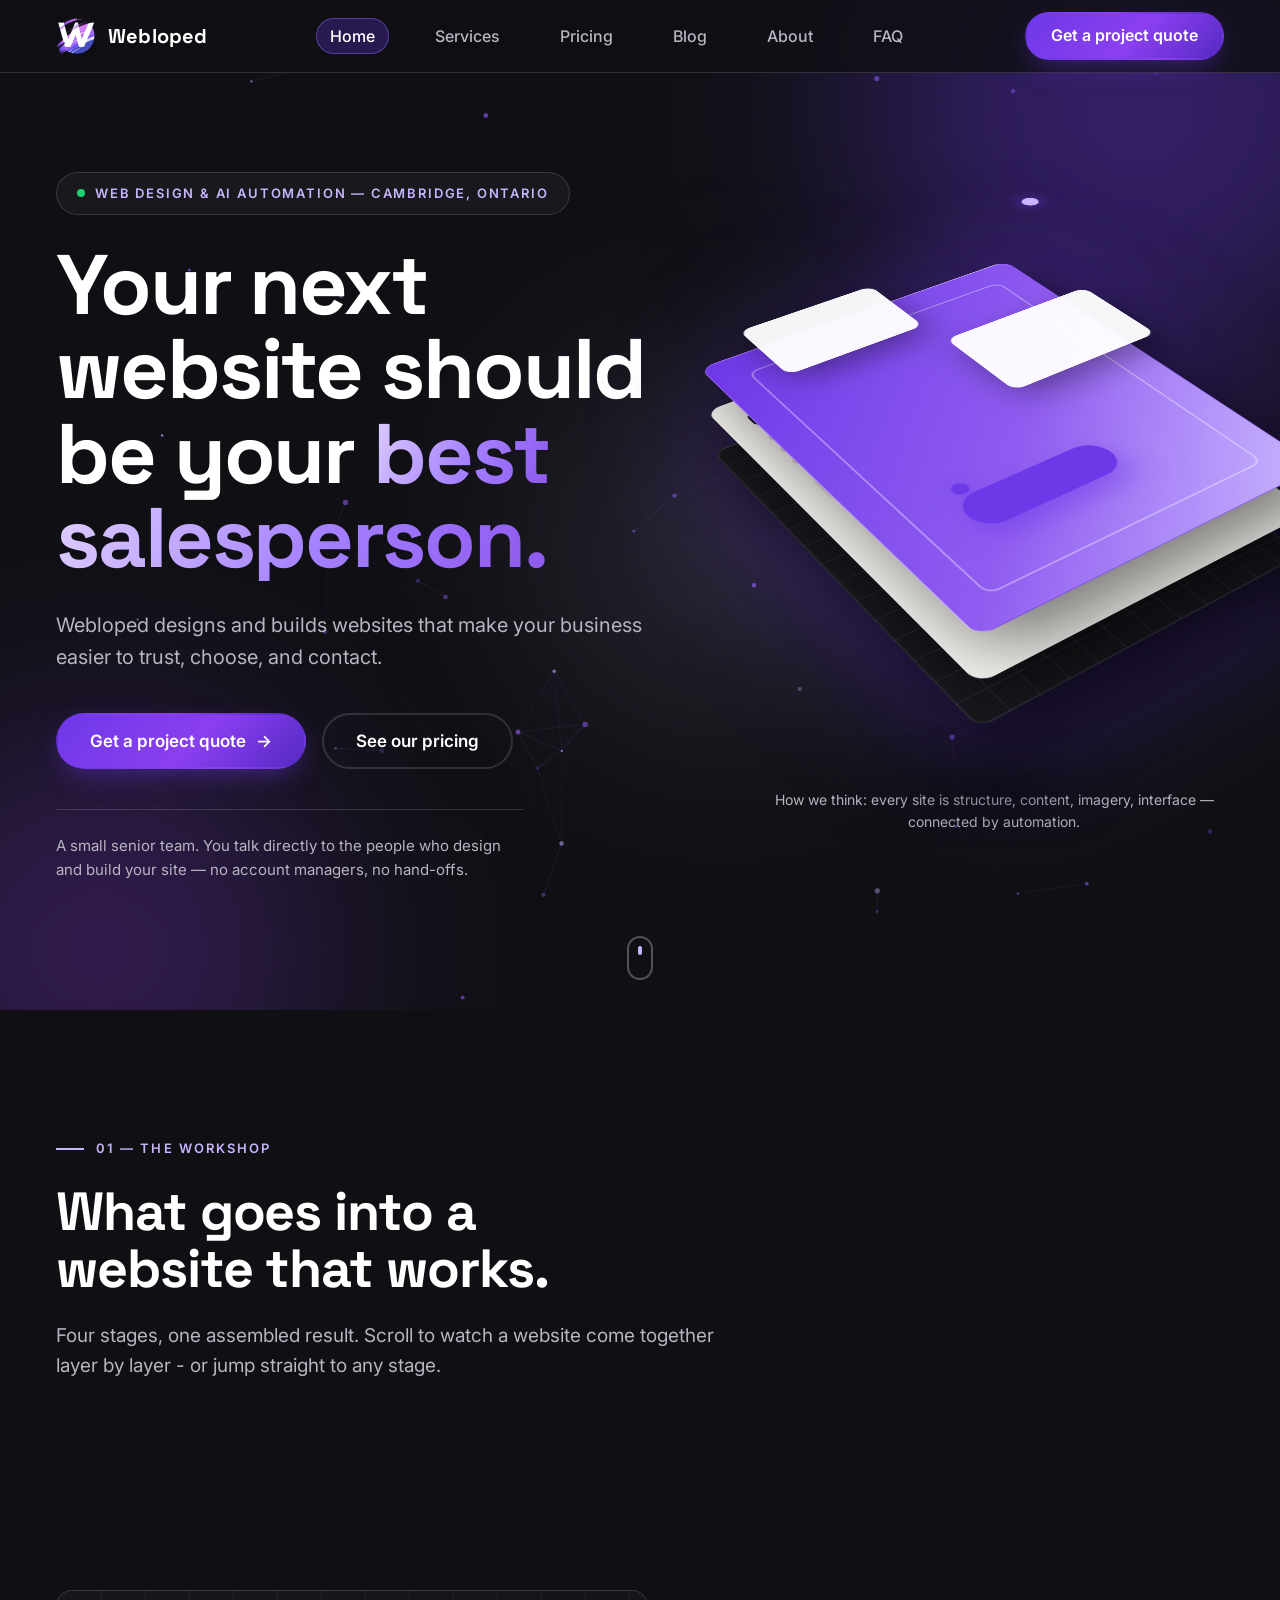
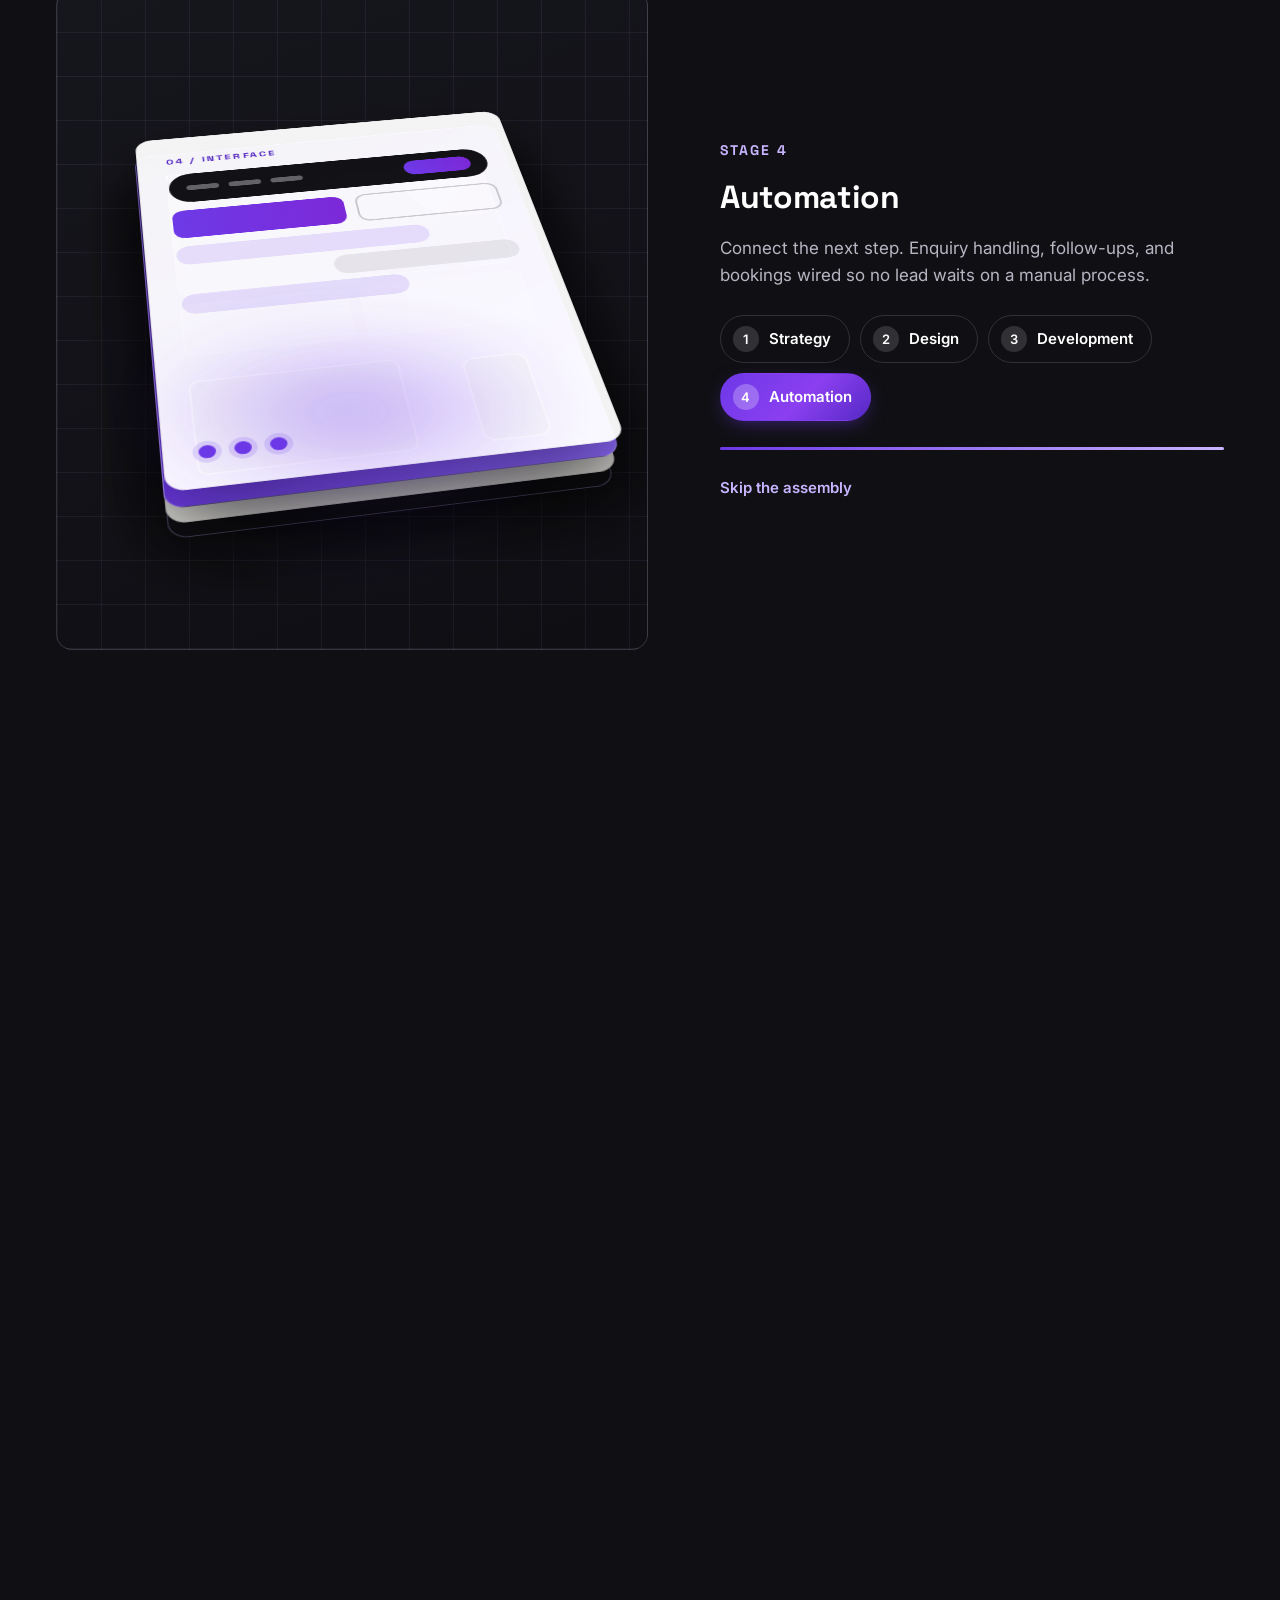
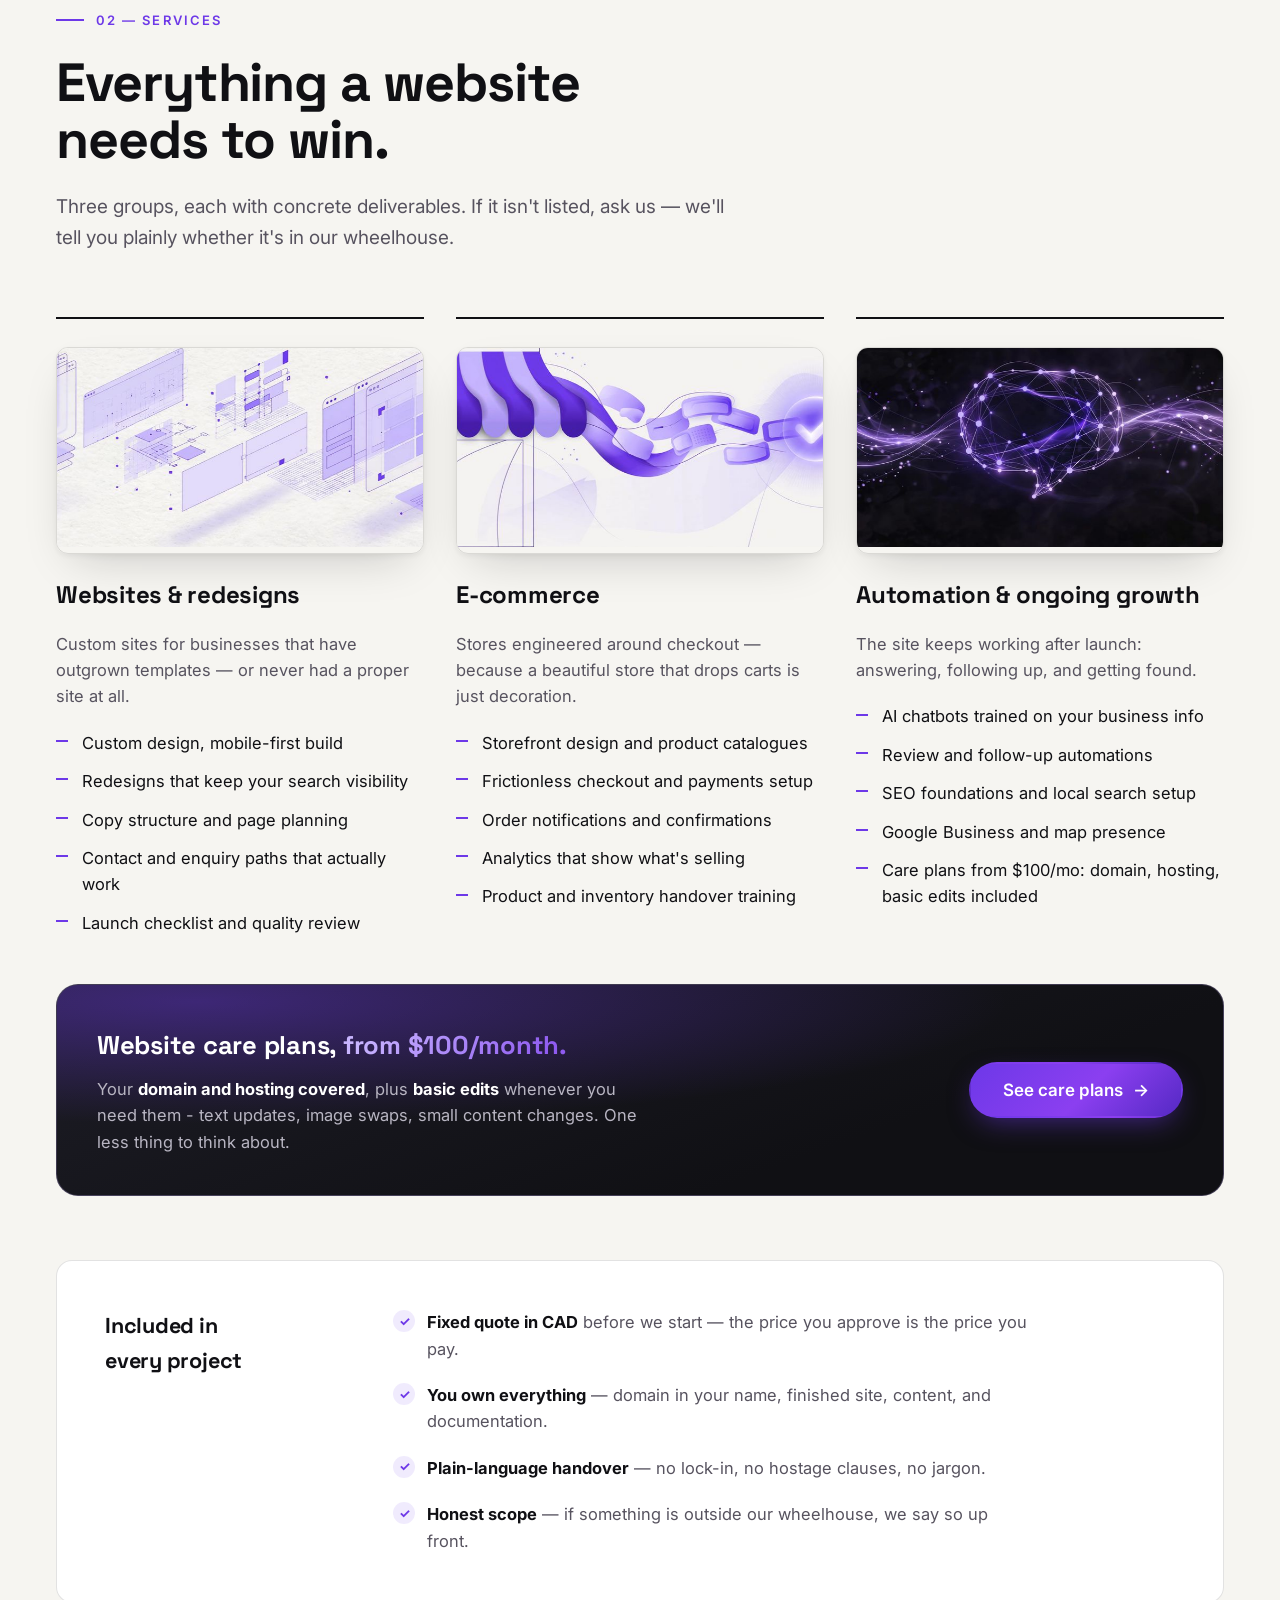
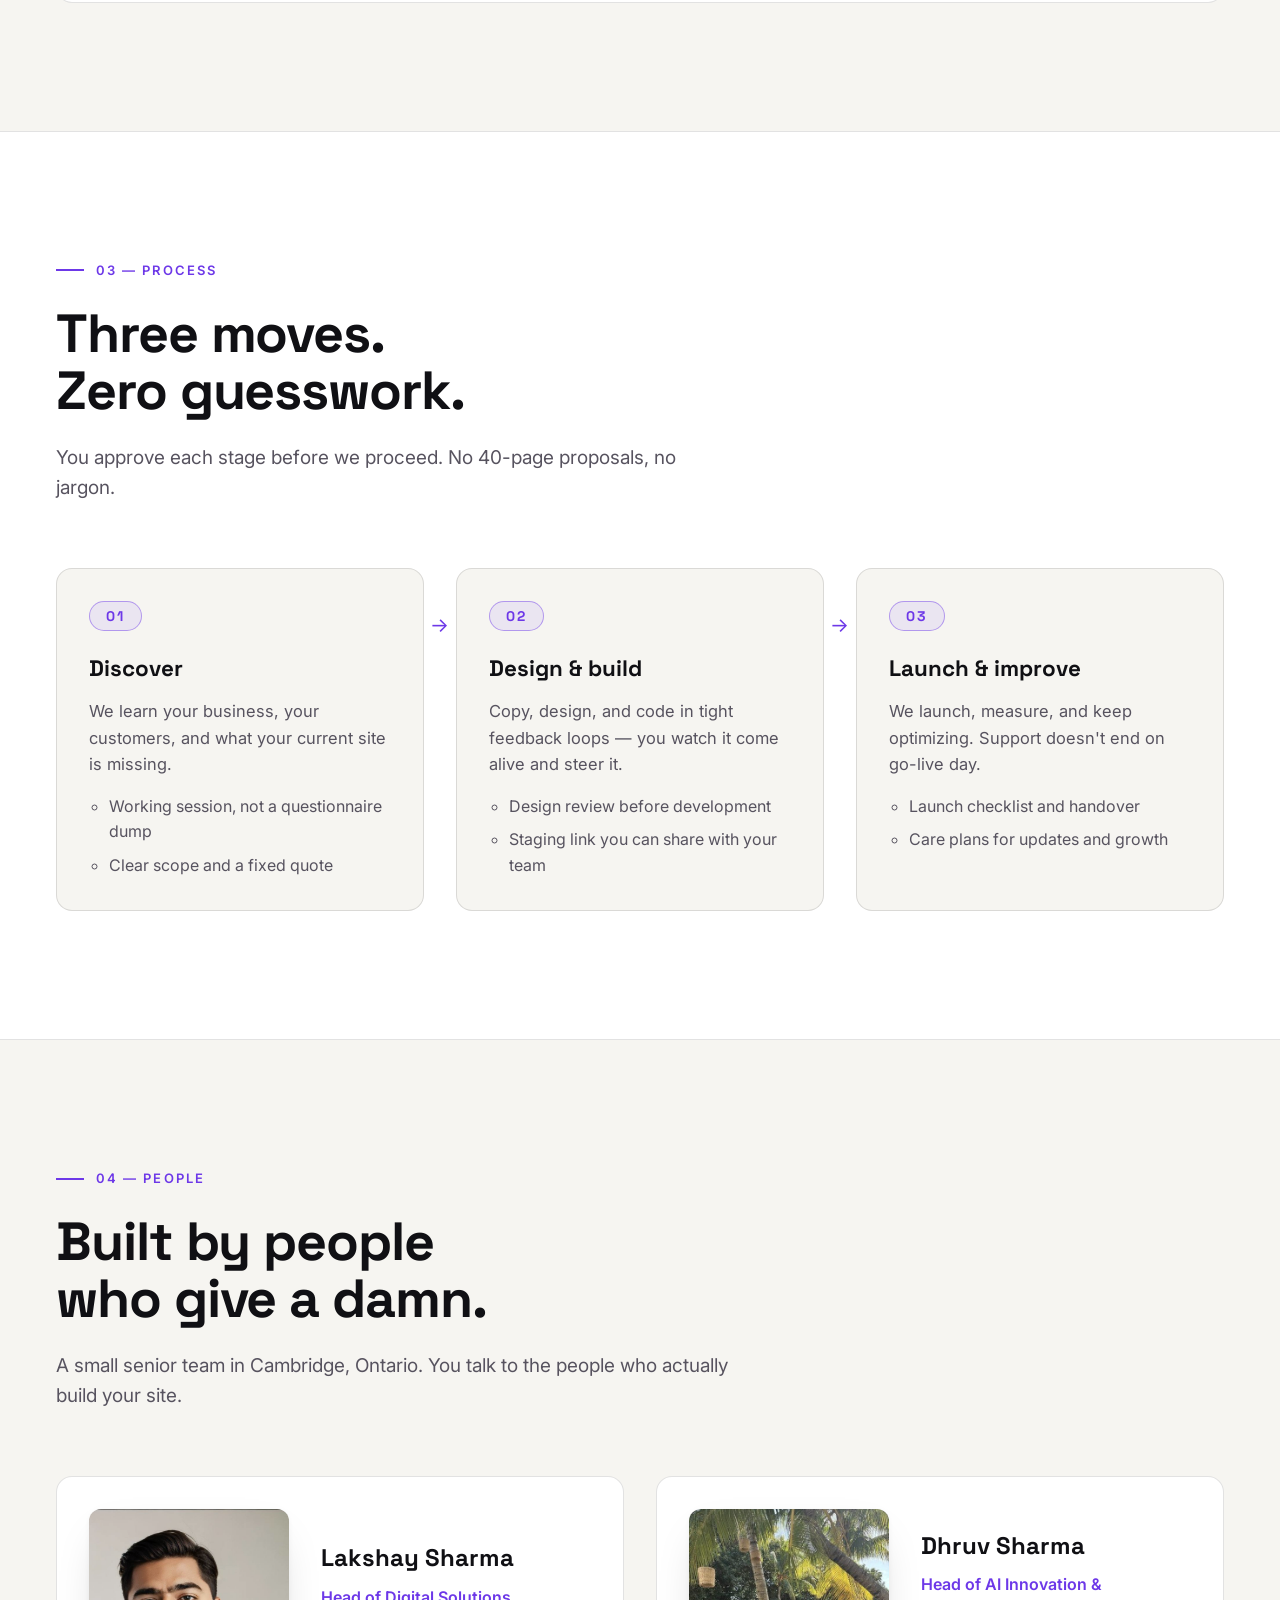
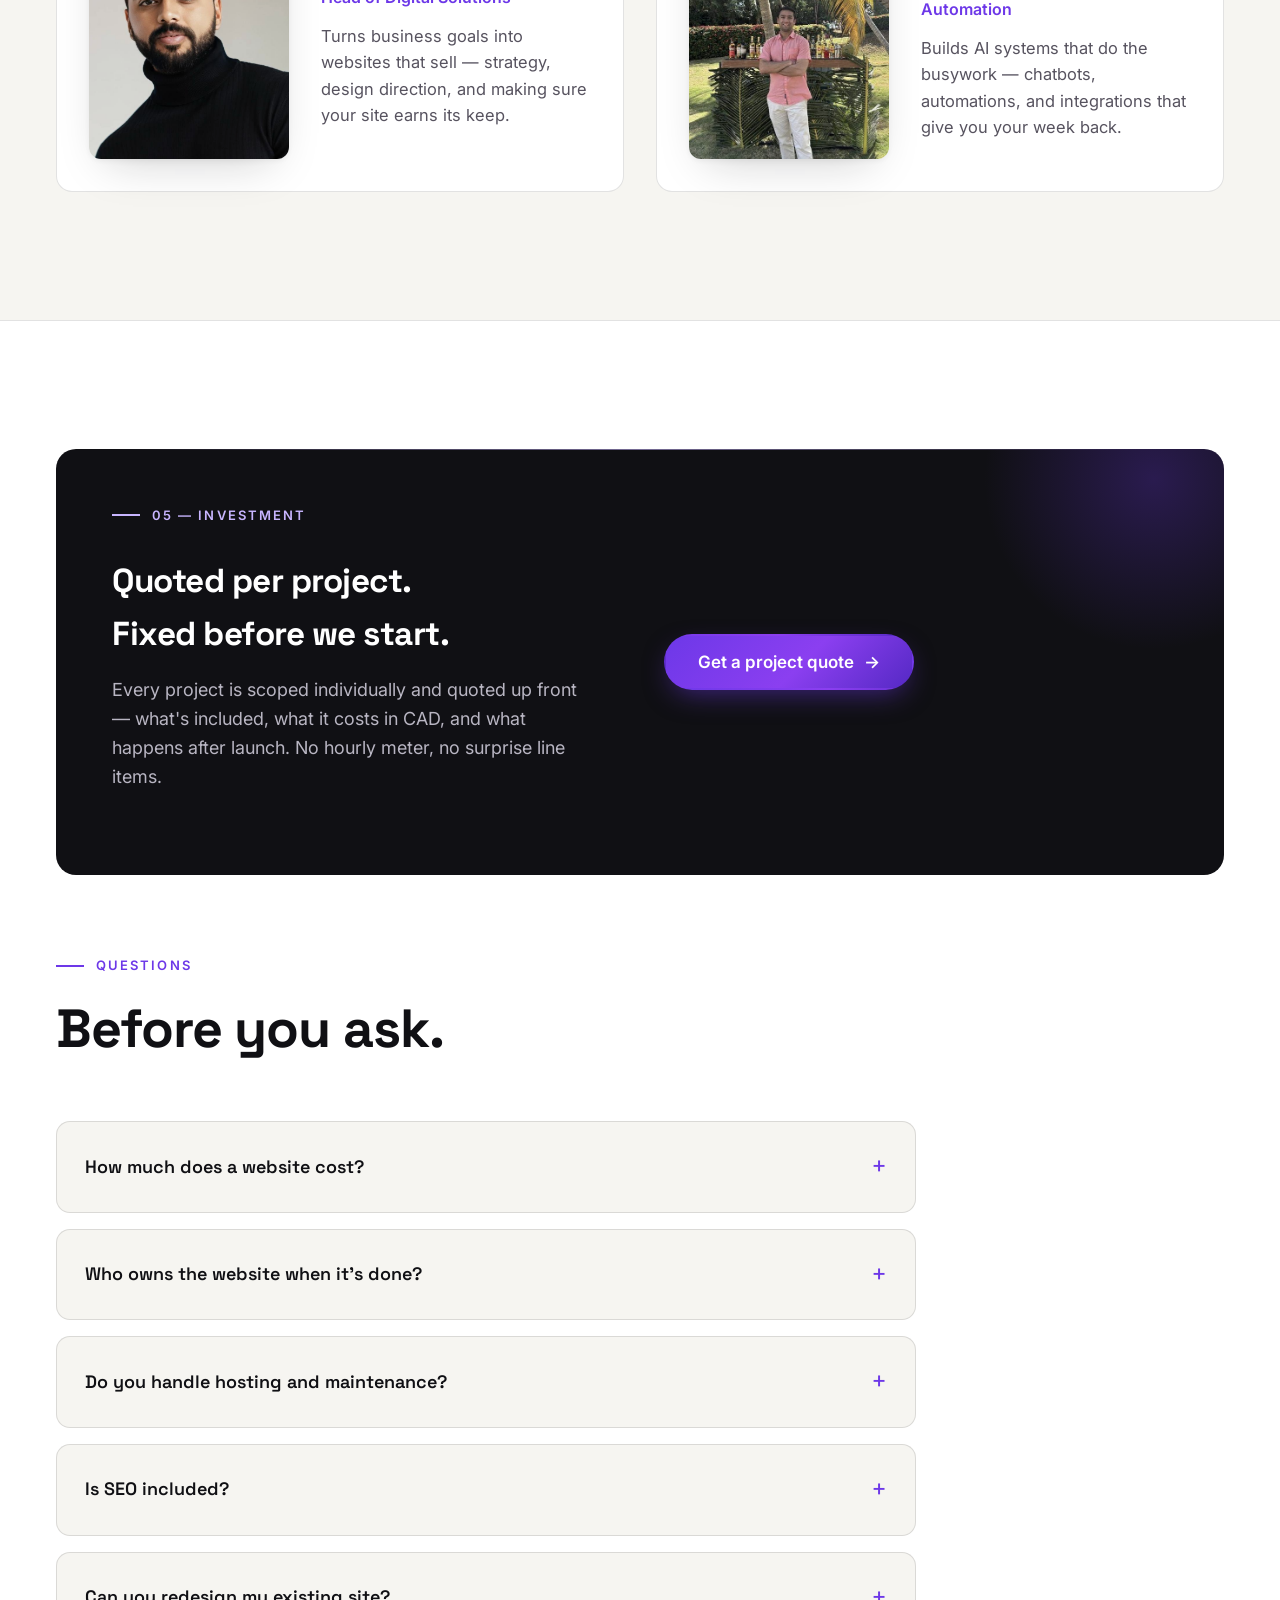
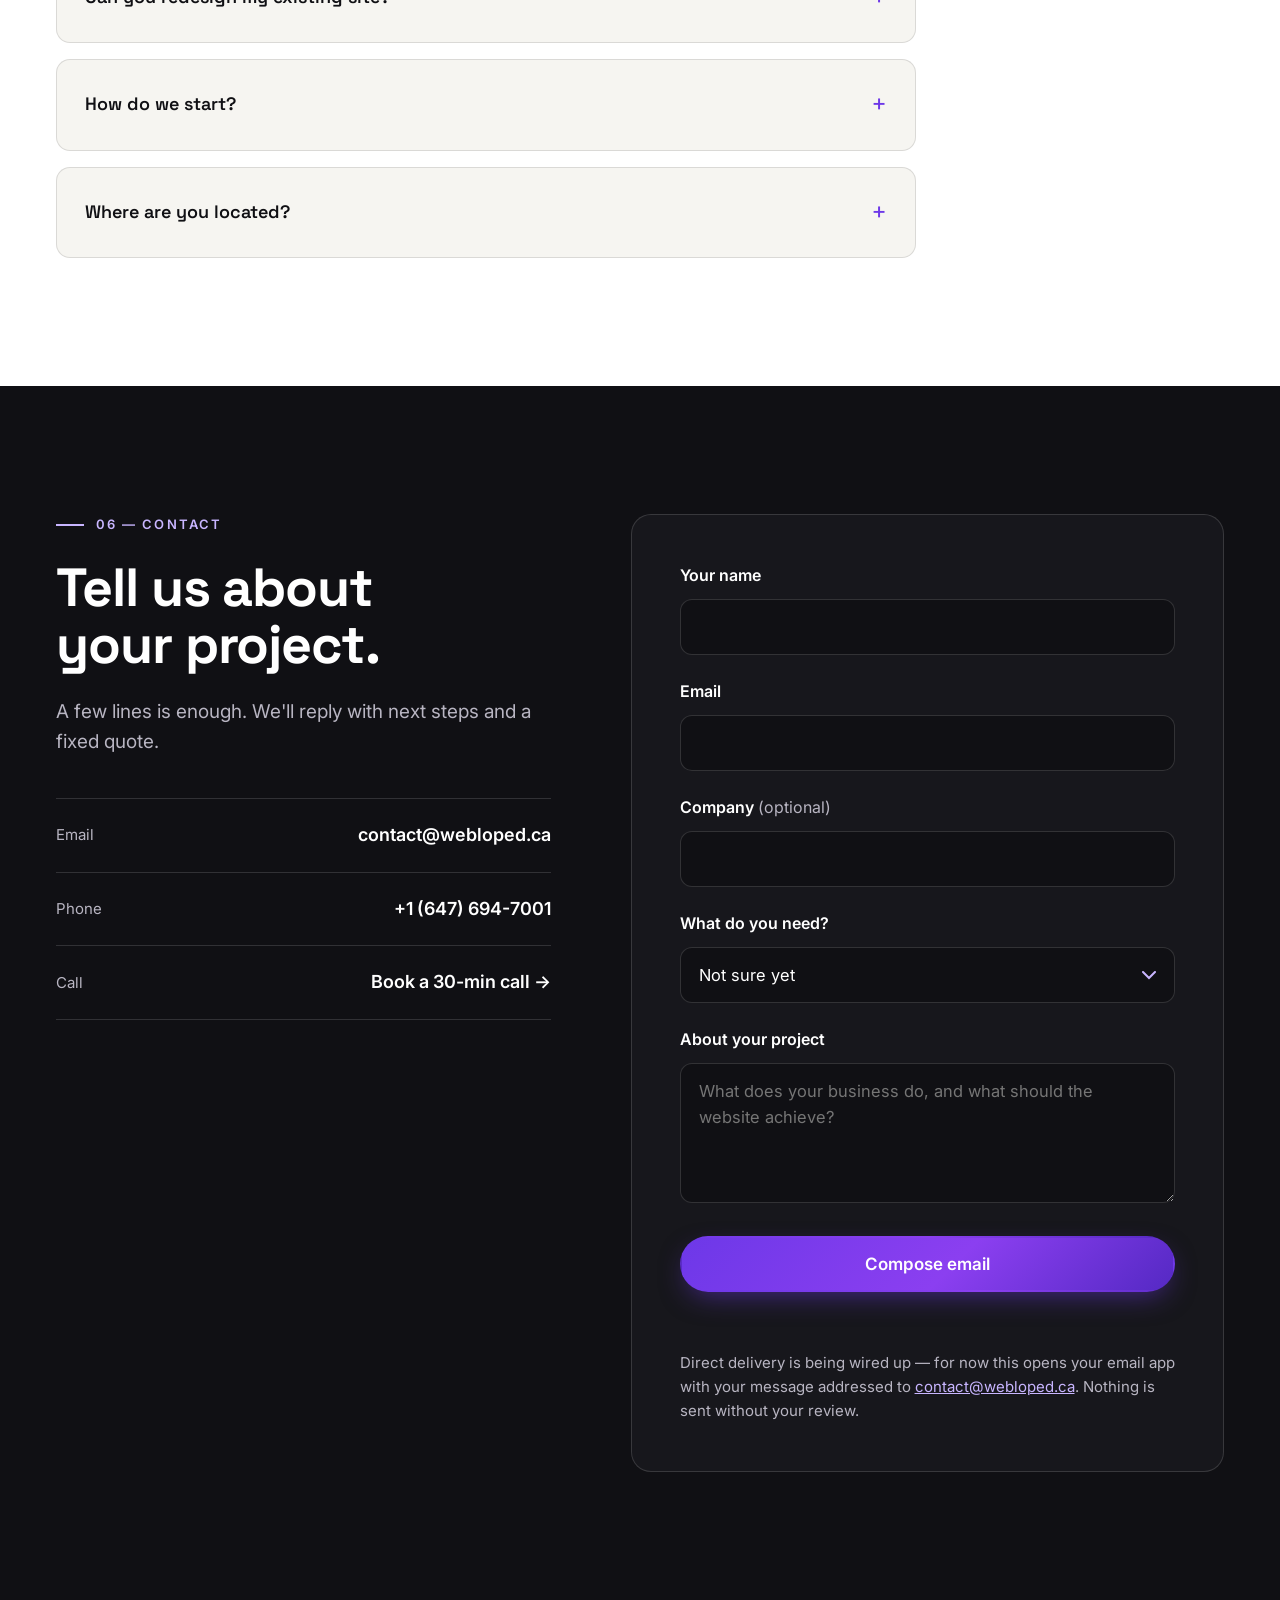
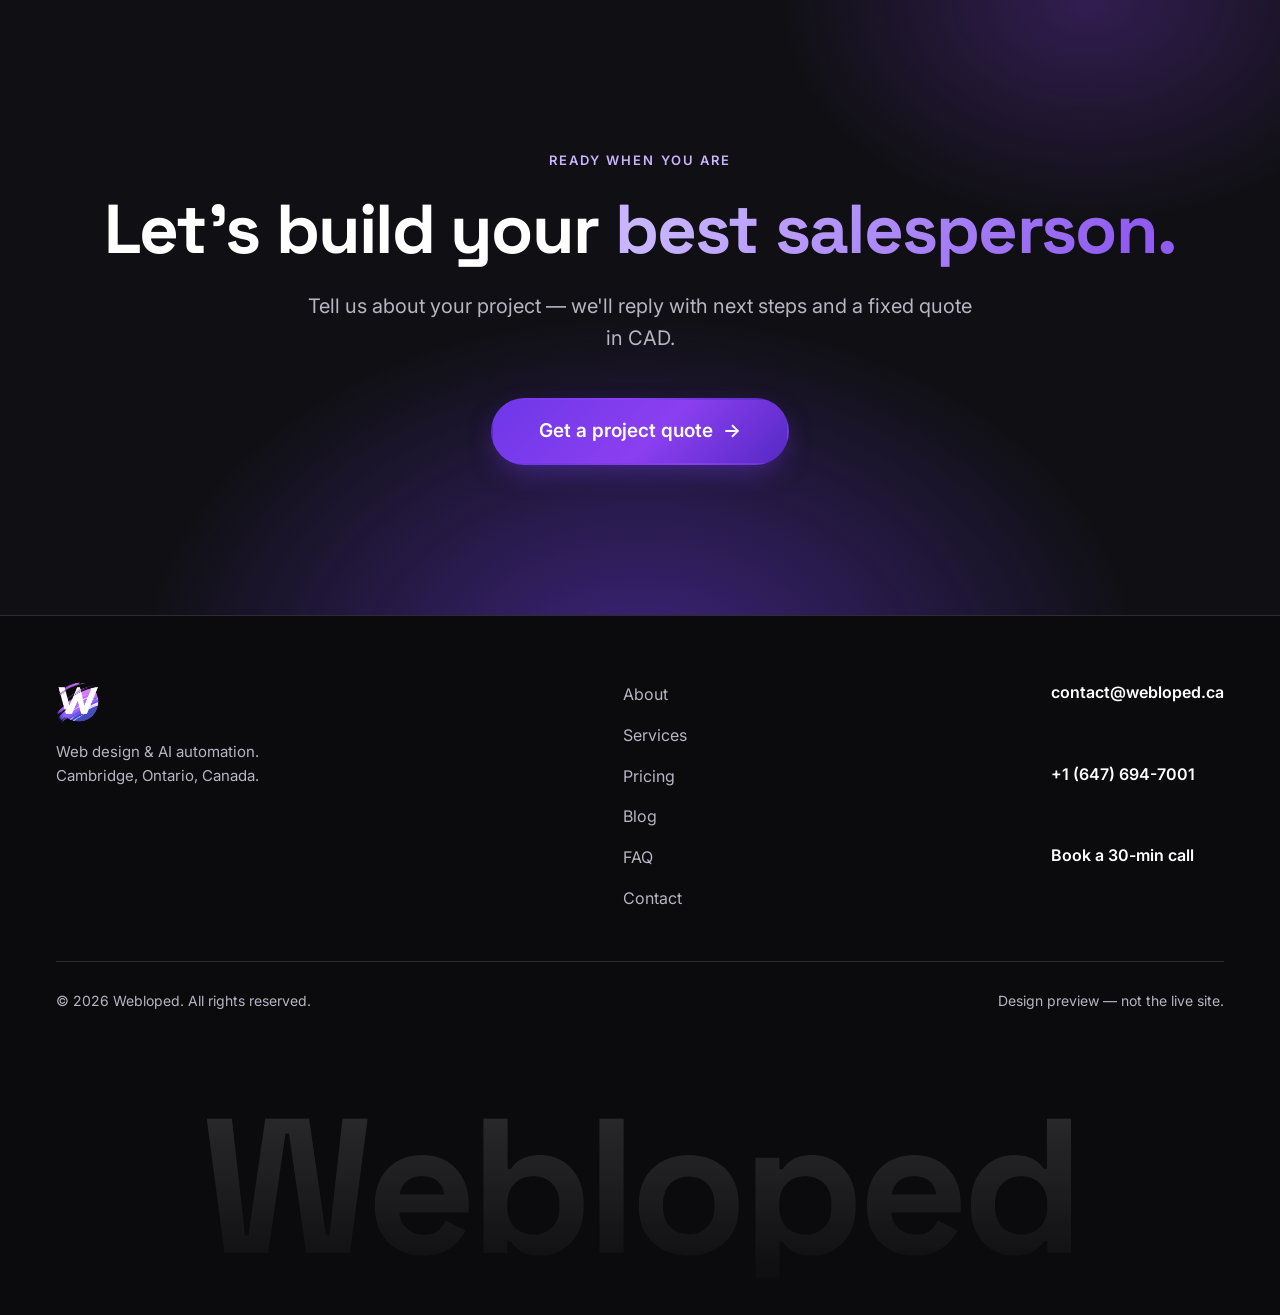
<file: index.html>
<!DOCTYPE html>
<html lang="en">
<head>
  <meta charset="UTF-8">
  <meta name="viewport" content="width=device-width, initial-scale=1.0">
  <meta name="robots" content="noindex">
  <title>Webloped — Web design &amp; AI automation | Cambridge, Ontario</title>
  <meta name="description" content="Webloped designs and builds websites that make your business easier to trust, choose, and contact. Web design, e-commerce, and AI automation from Cambridge, Ontario.">
  <meta name="theme-color" content="#101014">
  <link rel="canonical" href="https://webloped.ca/">
  <meta property="og:type" content="website">
  <meta property="og:site_name" content="Webloped">
  <meta property="og:title" content="Webloped — Web design &amp; AI automation">
  <meta property="og:description" content="Webloped designs and builds websites that make your business easier to trust, choose, and contact. Web design, e-commerce, and AI automation from Cambridge, Ontario.">
  <meta property="og:url" content="https://webloped.ca/">
  <meta property="og:image" content="https://webloped.ca/assets/img/og-card.jpg">
  <meta property="og:image:width" content="1200">
  <meta property="og:image:height" content="630">
  <meta property="og:image:alt" content="Webloped — Web Design and AI Automation, Cambridge, Ontario">
  <meta name="twitter:card" content="summary_large_image">
  <meta name="twitter:title" content="Webloped — Web design &amp; AI automation">
  <meta name="twitter:description" content="Webloped designs and builds websites that make your business easier to trust, choose, and contact. Web design, e-commerce, and AI automation from Cambridge, Ontario.">
  <meta name="twitter:image" content="https://webloped.ca/assets/img/og-card.jpg">
  <script type="application/ld+json">
  {
    "@context": "https://schema.org",
    "@type": "ProfessionalService",
    "name": "Webloped",
    "url": "https://webloped.ca/",
    "email": "contact@webloped.ca",
    "telephone": "+1-647-694-7001",
    "address": {
      "@type": "PostalAddress",
      "addressLocality": "Cambridge",
      "addressRegion": "ON",
      "addressCountry": "CA"
    },
    "description": "Web design and AI automation studio in Cambridge, Ontario."
  }
  </script>
  <link rel="icon" href="assets/img/logo.png">
  <link rel="preconnect" href="https://fonts.googleapis.com">
  <link rel="preconnect" href="https://fonts.gstatic.com" crossorigin>
  <link href="https://fonts.googleapis.com/css2?family=Inter:wght@400;500;600;700&family=Space+Grotesk:wght@500;600;700&display=swap" rel="stylesheet">
  <link rel="stylesheet" href="css/style.css">
  <script>
    // Lift-veil on load: covers first paint so the hero entrance plays behind
    // a rising curtain. Skipped under reduced motion; no-JS never adds it.
    try {
      if (window.matchMedia("(prefers-reduced-motion: no-preference)").matches) {
        document.documentElement.classList.add("veiled");
      }
    } catch (e) {}
  </script>
</head>
<body>
  <a class="skip-link" href="#main">Skip to content</a>
  <div class="veil" id="veil" aria-hidden="true"></div>

  <header class="site-header on-dark">
    <div class="wrap header-inner">
      <a class="brand" href="#top" aria-label="Webloped — home">
        <img src="assets/img/logo-w.png" alt="" width="40" height="40">
        <span class="brand-name">Webloped</span>
      </a>
      <nav class="site-nav" id="siteNav" aria-label="Primary">
        <ul>
          <li><a href="index.html" aria-current="page">Home</a></li>
          <li><a href="services.html">Services</a></li>
          <li><a href="pricing.html">Pricing</a></li>
          <li><a href="blog/index.html">Blog</a></li>
          <li><a href="about.html">About</a></li>
          <li><a href="#faq">FAQ</a></li>
        </ul>
      </nav>
      <a class="btn btn-primary header-cta" href="#contact">Get a project quote</a>
      <button class="nav-toggle" id="navToggle" aria-expanded="false" aria-controls="siteNav" aria-label="Open menu">
        <svg width="22" height="16" viewBox="0 0 22 16" fill="none" aria-hidden="true">
          <path d="M1 1h20M1 8h20M1 15h20" stroke="currentColor" stroke-width="2" stroke-linecap="round"/>
        </svg>
      </button>
    </div>
  </header>

  <main id="main">
    <!-- 1 · HERO -->
    <section class="hero on-dark" id="top" aria-labelledby="hero-title">
      <canvas class="hero-fx" id="heroFx" aria-hidden="true"></canvas>
      <div class="hero-orbs" aria-hidden="true"><span></span><span></span><span></span></div>
      <div class="wrap hero-grid">
        <div class="hero-copy">
          <p class="hero-eyebrow"><span class="pulse" aria-hidden="true"></span>Web design &amp; AI automation — Cambridge, Ontario</p>
          <h1 id="hero-title" data-kinetic>Your next website should be your <span class="accent">best salesperson.</span></h1>
          <p class="hero-sub">Webloped designs and builds websites that make your business easier to trust, choose, and contact.</p>
          <div class="hero-ctas">
            <a class="btn btn-primary" href="#contact">Get a project quote <span class="arrow" aria-hidden="true">→</span></a>
            <a class="btn btn-ghost" href="pricing.html">See our pricing</a>
          </div>
          <p class="hero-note">A small senior team. You talk directly to the people who design and build your site — no account managers, no hand-offs.</p>
        </div>
        <div class="hero-visual">
          <div class="assembly" role="img" aria-label="Concept illustration: a website shown as five stacked layers — structure, content, imagery, interface, and automation">
            <div class="assembly-stage" aria-hidden="true">
              <div class="layer layer-grid"></div>
              <div class="layer layer-content">
                <div class="bar bar-title"></div>
                <div class="bar bar-line"></div>
                <div class="bar bar-line"></div>
                <div class="bar bar-line short"></div>
                <div class="bar-row">
                  <div class="bar-chip"></div>
                  <div class="bar-chip"></div>
                </div>
              </div>
              <div class="layer layer-image"></div>
              <div class="layer layer-ui">
                <div class="ui-card a"></div>
                <div class="ui-card b"></div>
                <div class="ui-pill"></div>
              </div>
              <svg class="signal" viewBox="0 0 460 560" fill="none" aria-hidden="true">
                <path d="M60 470 C 150 420, 180 340, 250 300 S 380 220, 400 110"
                      stroke="#8f5bf0" stroke-width="5" stroke-linecap="round"/>
                <circle cx="400" cy="110" r="9" fill="#C8B5FF"/>
                <circle cx="60" cy="470" r="7" fill="#6D38E8"/>
              </svg>
            </div>
          </div>
          <p class="assembly-caption">How we think: every site is structure, content, imagery, interface — connected by automation.</p>
        </div>
      </div>
      <a class="scroll-cue" href="#workshop" aria-label="Scroll to the workshop"><span aria-hidden="true"></span></a>
    </section>

    <!-- 2 · WORKSHOP (interactive 3D assembly — Stage 4) -->
    <section class="section workshop on-dark" id="workshop" aria-labelledby="workshop-title">
      <div class="wrap">
        <div class="section-head">
          <p class="eyebrow">01 — The workshop</p>
          <h2 class="section-title" id="workshop-title">What goes into a website that works.</h2>
          <p class="section-lede">Four stages, one assembled result. Scroll to watch a website come together layer by layer - or jump straight to any stage.</p>
        </div>
        <!-- Stage 4: interactive website assembly. Progressive enhancement:
             hidden until JS confirms CSS 3D support. No-JS / no-3D visitors
             get the plain stage list below, which stays fully readable. -->
        <div class="assembly" id="assembly" hidden>
          <div class="assembly-track" id="assemblyTrack">
            <div class="assembly-sticky">
              <div class="assembly-grid">
                <div class="assembly-viewport">
                  <div class="a-tilt" id="aTilt">
                    <div class="a-sway">
                      <div class="a-stack" id="aStack">
                        <div class="a-layer a-l1" data-layer aria-hidden="true">
                          <span class="a-tag">01 / Structure</span>
                          <span class="bp bp-head"></span>
                          <span class="bp bp-hero"></span>
                          <span class="bp-cols"><i></i><i></i><i></i></span>
                          <span class="bp bp-foot"></span>
                        </div>
                        <div class="a-layer a-l2" data-layer aria-hidden="true">
                          <span class="a-tag">02 / Content</span>
                          <span class="tx tx-h"></span>
                          <span class="tx tx-h tx-h2"></span>
                          <span class="tx tx-l"></span>
                          <span class="tx tx-l"></span>
                          <span class="tx tx-l tx-mid"></span>
                          <span class="tx tx-q"></span>
                        </div>
                        <div class="a-layer a-l3" data-layer aria-hidden="true">
                          <span class="a-tag">03 / Imagery</span>
                          <span class="im im-hero"><i></i></span>
                          <span class="im-row"><i></i><i></i></span>
                          <span class="im-dev"><b class="d-desk"></b><b class="d-mob"></b></span>
                        </div>
                        <div class="a-layer a-l4" data-layer aria-hidden="true">
                          <span class="a-tag">04 / Interface</span>
                          <span class="ui ui-nav"><i></i><i></i><i></i><b></b></span>
                          <span class="ui-cta"><b></b><b class="ghost"></b></span>
                          <span class="ui-chat"><i></i><i></i><i></i></span>
                          <span class="ui-nodes"><i></i><i></i><i></i></span>
                        </div>
                      </div>
                    </div>
                  </div>
                  <div class="a-glow" id="aGlow" aria-hidden="true"></div>
                  <p class="assembly-hint" id="assemblyHint" aria-hidden="true">Scroll to assemble</p>
                </div>
                <div class="assembly-side">
                  <div class="assembly-panels" id="assemblyPanels">
                    <div class="a-panel is-active" data-panel="0">
                      <p class="a-stage-num">Stage 1</p>
                      <h3>Strategy</h3>
                      <p>Decide what visitors need to understand and do. We map your services, your customers, and the single action your site must drive.</p>
                    </div>
                    <div class="a-panel" data-panel="1" hidden>
                      <p class="a-stage-num">Stage 2</p>
                      <h3>Design</h3>
                      <p>Make the business clear and credible. Layout, typography, and imagery composed around trust - reviewed with you before a line of code.</p>
                    </div>
                    <div class="a-panel" data-panel="2" hidden>
                      <p class="a-stage-num">Stage 3</p>
                      <h3>Development</h3>
                      <p>Make it work across devices. Clean, fast, accessible builds - tested on desktop and mobile, with nothing decorative blocking content.</p>
                    </div>
                    <div class="a-panel" data-panel="3" hidden>
                      <p class="a-stage-num">Stage 4</p>
                      <h3>Automation</h3>
                      <p>Connect the next step. Enquiry handling, follow-ups, and bookings wired so no lead waits on a manual process.</p>
                    </div>
                  </div>
                  <div class="assembly-controls" role="group" aria-label="Jump to an assembly stage" id="assemblyControls">
                    <button type="button" data-stage="0" aria-current="true"><span class="ac-num" aria-hidden="true">1</span> Strategy</button>
                    <button type="button" data-stage="1" aria-current="false"><span class="ac-num" aria-hidden="true">2</span> Design</button>
                    <button type="button" data-stage="2" aria-current="false"><span class="ac-num" aria-hidden="true">3</span> Development</button>
                    <button type="button" data-stage="3" aria-current="false"><span class="ac-num" aria-hidden="true">4</span> Automation</button>
                  </div>
                  <div class="assembly-progress" aria-hidden="true"><span id="assemblyBar"></span></div>
                  <a class="assembly-skip" href="#services">Skip the assembly</a>
                </div>
              </div>
            </div>
          </div>
        </div>
        <ol class="stage-list" id="stageList">
          <li class="stage">
            <span class="stage-num">Stage 1</span>
            <h3>Strategy</h3>
            <p>Decide what visitors need to understand and do. We map your services, your customers, and the single action your site must drive.</p>
            <div class="stage-figure" role="img" aria-label="Blueprint wireframe icon: the structure stage">
              <svg viewBox="0 0 120 90" width="120" height="90" aria-hidden="true"><rect x="8" y="8" width="104" height="74" rx="6" fill="none" stroke="#C8B5FF" stroke-width="2" stroke-dasharray="6 5"/><rect x="20" y="20" width="80" height="18" rx="3" fill="none" stroke="#C8B5FF" stroke-width="1.5" stroke-dasharray="4 4"/><rect x="20" y="46" width="24" height="24" rx="3" fill="none" stroke="#C8B5FF" stroke-width="1.5" stroke-dasharray="4 4"/><rect x="48" y="46" width="24" height="24" rx="3" fill="none" stroke="#C8B5FF" stroke-width="1.5" stroke-dasharray="4 4"/><rect x="76" y="46" width="24" height="24" rx="3" fill="none" stroke="#C8B5FF" stroke-width="1.5" stroke-dasharray="4 4"/></svg>
            </div>
          </li>
          <li class="stage">
            <span class="stage-num">Stage 2</span>
            <h3>Design</h3>
            <p>Make the business clear and credible. Layout, typography, and imagery composed around trust — reviewed with you before a line of code.</p>
            <div class="stage-figure" role="img" aria-label="Typography icon: the design stage">
              <svg viewBox="0 0 120 90" width="120" height="90" aria-hidden="true"><rect x="20" y="14" width="80" height="10" rx="5" fill="#F6F5F1"/><rect x="32" y="30" width="56" height="8" rx="4" fill="#F6F5F1" opacity="0.7"/><rect x="20" y="48" width="80" height="5" rx="2.5" fill="#C8B5FF" opacity="0.8"/><rect x="20" y="58" width="80" height="5" rx="2.5" fill="#C8B5FF" opacity="0.55"/><rect x="20" y="68" width="52" height="5" rx="2.5" fill="#C8B5FF" opacity="0.35"/></svg>
            </div>
          </li>
          <li class="stage">
            <span class="stage-num">Stage 3</span>
            <h3>Development</h3>
            <p>Make it work across devices. Clean, fast, accessible builds — tested on desktop and mobile, with nothing decorative blocking content.</p>
            <div class="stage-figure" role="img" aria-label="Devices icon: the development stage">
              <svg viewBox="0 0 120 90" width="120" height="90" aria-hidden="true"><rect x="14" y="18" width="66" height="46" rx="6" fill="none" stroke="#C8B5FF" stroke-width="2"/><rect x="20" y="24" width="54" height="28" rx="3" fill="#6D38E8" opacity="0.45"/><rect x="86" y="26" width="20" height="38" rx="5" fill="none" stroke="#C8B5FF" stroke-width="2"/><rect x="90" y="32" width="12" height="20" rx="2" fill="#6D38E8" opacity="0.45"/><line x1="40" y1="70" x2="54" y2="70" stroke="#C8B5FF" stroke-width="2"/></svg>
            </div>
          </li>
          <li class="stage">
            <span class="stage-num">Stage 4</span>
            <h3>Automation</h3>
            <p>Connect the next step. Enquiry handling, follow-ups, and bookings wired so no lead waits on a manual process.</p>
            <div class="stage-figure" role="img" aria-label="Connected nodes icon: the automation stage">
              <svg viewBox="0 0 120 90" width="120" height="90" aria-hidden="true"><line x1="30" y1="45" x2="60" y2="24" stroke="#C8B5FF" stroke-width="1.5" stroke-dasharray="4 3"/><line x1="30" y1="45" x2="60" y2="66" stroke="#C8B5FF" stroke-width="1.5" stroke-dasharray="4 3"/><line x1="60" y1="24" x2="92" y2="45" stroke="#C8B5FF" stroke-width="1.5" stroke-dasharray="4 3"/><line x1="60" y1="66" x2="92" y2="45" stroke="#C8B5FF" stroke-width="1.5" stroke-dasharray="4 3"/><circle cx="30" cy="45" r="8" fill="#6D38E8"/><circle cx="60" cy="24" r="8" fill="#6D38E8"/><circle cx="60" cy="66" r="8" fill="#6D38E8"/><circle cx="92" cy="45" r="8" fill="#C8B5FF"/></svg>
            </div>
          </li>
        </ol>
      </div>
    </section>

    <!-- 3 · SERVICES -->
    <section class="section services" id="services" aria-labelledby="services-title">
      <div class="wrap">
        <div class="section-head">
          <p class="eyebrow">02 — Services</p>
          <h2 class="section-title" id="services-title">Everything a website needs to win.</h2>
          <p class="section-lede">Three groups, each with concrete deliverables. If it isn't listed, ask us — we'll tell you plainly whether it's in our wheelhouse.</p>
        </div>
        <div class="service-groups">
          <div class="service-group">
            <div class="service-media"><img class="service-visual" src="assets/img/service-design.jpg" alt="Abstract illustration of website wireframe layers assembling in 3D" width="800" height="450" loading="lazy"></div>
            <h3>Websites &amp; redesigns</h3>
            <p>Custom sites for businesses that have outgrown templates — or never had a proper site at all.</p>
            <ul>
              <li>Custom design, mobile-first build</li>
              <li>Redesigns that keep your search visibility</li>
              <li>Copy structure and page planning</li>
              <li>Contact and enquiry paths that actually work</li>
              <li>Launch checklist and quality review</li>
            </ul>
          </div>
          <div class="service-group">
            <div class="service-media"><img class="service-visual" src="assets/img/service-commerce.jpg" alt="Abstract illustration of a storefront awning flowing into a checkout with a glowing checkmark" width="800" height="450" loading="lazy"></div>
            <h3>E-commerce</h3>
            <p>Stores engineered around checkout — because a beautiful store that drops carts is just decoration.</p>
            <ul>
              <li>Storefront design and product catalogues</li>
              <li>Frictionless checkout and payments setup</li>
              <li>Order notifications and confirmations</li>
              <li>Analytics that show what's selling</li>
              <li>Product and inventory handover training</li>
            </ul>
          </div>
          <div class="service-group">
            <div class="service-media"><img class="service-visual" src="assets/img/service-automation.jpg" alt="Abstract illustration of glowing network nodes forming a chat bubble on a dark background" width="800" height="450" loading="lazy"></div>
            <h3>Automation &amp; ongoing growth</h3>
            <p>The site keeps working after launch: answering, following up, and getting found.</p>
            <ul>
              <li>AI chatbots trained on your business info</li>
              <li>Review and follow-up automations</li>
              <li>SEO foundations and local search setup</li>
              <li>Google Business and map presence</li>
              <li>Care plans from $100/mo: domain, hosting, basic edits included</li>
            </ul>
          </div>
        </div>


        <div class="care-banner">
          <div>
            <h3>Website care plans, <span class="grad-text">from $100/month.</span></h3>
            <p>Your <strong>domain and hosting covered</strong>, plus <strong>basic edits</strong> whenever you need them - text updates, image swaps, small content changes. One less thing to think about.</p>
          </div>
          <a class="btn btn-primary" href="pricing.html">See care plans <span class="arrow" aria-hidden="true">→</span></a>
        </div>

        <div class="service-strip">
          <h3>Included in every project</h3>
          <ul>
            <li><strong>Fixed quote in CAD</strong> before we start — the price you approve is the price you pay.</li>
            <li><strong>You own everything</strong> — domain in your name, finished site, content, and documentation.</li>
            <li><strong>Plain-language handover</strong> — no lock-in, no hostage clauses, no jargon.</li>
            <li><strong>Honest scope</strong> — if something is outside our wheelhouse, we say so up front.</li>
          </ul>
        </div>
      </div>
    </section>

    <!-- 4 · PROCESS -->
    <section class="section process" id="process" aria-labelledby="process-title">
      <div class="wrap">
        <div class="section-head">
          <p class="eyebrow">03 — Process</p>
          <h2 class="section-title" id="process-title">Three moves. Zero guesswork.</h2>
          <p class="section-lede">You approve each stage before we proceed. No 40-page proposals, no jargon.</p>
        </div>
        <ol class="process-steps">
          <li class="process-step">
            <span class="step-n">01</span>
            <h3>Discover</h3>
            <p>We learn your business, your customers, and what your current site is missing.</p>
            <ul>
              <li>Working session, not a questionnaire dump</li>
              <li>Clear scope and a fixed quote</li>
            </ul>
          </li>
          <li class="process-step">
            <span class="step-n">02</span>
            <h3>Design &amp; build</h3>
            <p>Copy, design, and code in tight feedback loops — you watch it come alive and steer it.</p>
            <ul>
              <li>Design review before development</li>
              <li>Staging link you can share with your team</li>
            </ul>
          </li>
          <li class="process-step">
            <span class="step-n">03</span>
            <h3>Launch &amp; improve</h3>
            <p>We launch, measure, and keep optimizing. Support doesn't end on go-live day.</p>
            <ul>
              <li>Launch checklist and handover</li>
              <li>Care plans for updates and growth</li>
            </ul>
          </li>
        </ol>
      </div>
    </section>

    <!-- 5 · PEOPLE -->
    <section class="section people" id="people" aria-labelledby="people-title">
      <div class="wrap">
        <div class="section-head">
          <p class="eyebrow">04 — People</p>
          <h2 class="section-title" id="people-title">Built by people who give a damn.</h2>
          <p class="section-lede">A small senior team in Cambridge, Ontario. You talk to the people who actually build your site.</p>
        </div>
        <div class="people-grid">
          <article class="person">
            <img src="assets/img/lakshay.jpg" alt="Portrait of Lakshay Sharma" width="760" height="858" loading="lazy">
            <div>
              <h3>Lakshay Sharma</h3>
              <p class="role">Head of Digital Solutions</p>
              <p>Turns business goals into websites that sell — strategy, design direction, and making sure your site earns its keep.</p>
            </div>
          </article>
          <article class="person">
            <img src="assets/img/dhruv.jpg" alt="Portrait of Dhruv Sharma" width="675" height="900" loading="lazy">
            <div>
              <h3>Dhruv Sharma</h3>
              <p class="role">Head of AI Innovation &amp; Automation</p>
              <p>Builds AI systems that do the busywork — chatbots, automations, and integrations that give you your week back.</p>
            </div>
          </article>
        </div>
      </div>
    </section>

    <!-- 6 · INVESTMENT & FAQ -->
    <section class="section invest" id="faq" aria-labelledby="invest-title">
      <div class="wrap">
        <div class="invest-card on-dark">
          <div>
            <p class="eyebrow">05 — Investment</p>
            <h2 id="invest-title">Quoted per project. Fixed before we start.</h2>
            <p>Every project is scoped individually and quoted up front — what's included, what it costs in CAD, and what happens after launch. No hourly meter, no surprise line items.</p>
          </div>
          <div>
            <a class="btn btn-primary" href="#contact">Get a project quote <span class="arrow" aria-hidden="true">→</span></a>
          </div>
        </div>

        <div class="section-head">
          <p class="eyebrow">Questions</p>
          <h2 class="section-title">Before you ask.</h2>
        </div>
        <div class="faq-list">
          <details>
            <summary>How much does a website cost?</summary>
            <div class="faq-a">
              <p>It depends on scope — pages, e-commerce, integrations, and automation. Tell us about your project and we'll respond with a fixed quote in CAD that itemizes exactly what's included, plus any recurring costs like hosting or care plans.</p>
            </div>
          </details>
          <details>
            <summary>Who owns the website when it's done?</summary>
            <div class="faq-a">
              <p>You do. The domain is registered in your name, and you receive the finished site, its content, and documentation. We don't hold your business hostage to keep you paying.</p>
            </div>
          </details>
          <details>
            <summary>Do you handle hosting and maintenance?</summary>
            <div class="faq-a">
              <p>Yes — we can set up hosting and offer care plans covering updates, backups, security, and small changes. If you'd rather manage it yourself, we'll hand everything over cleanly.</p>
            </div>
          </details>
          <details>
            <summary>Is SEO included?</summary>
            <div class="faq-a">
              <p>SEO foundations are: fast loads, mobile-first builds, proper page structure, and local business setup. What we won't do is promise rankings — anyone guaranteeing a #1 spot is selling you something.</p>
            </div>
          </details>
          <details>
            <summary>Can you redesign my existing site?</summary>
            <div class="faq-a">
              <p>Absolutely — redesigns are some of our favourite projects. We audit what you have, keep what works (including your existing search visibility), and rebuild the rest.</p>
            </div>
          </details>
          <details>
            <summary>How do we start?</summary>
            <div class="faq-a">
              <p>Send us a few lines about your project through the form below, email us directly, or book a 30-minute call. We'll reply with next steps and a fixed quote.</p>
            </div>
          </details>
          <details>
            <summary>Where are you located?</summary>
            <div class="faq-a">
              <p>Cambridge, Ontario, Canada — reachable at <a href="mailto:contact@webloped.ca">contact@webloped.ca</a> or <a href="tel:+16476947001">+1 (647) 694-7001</a>. Most projects run fully remote; if you're nearby, we're happy to meet in person.</p>
            </div>
          </details>
        </div>
      </div>
    </section>

    <!-- 7 · CONTACT -->
    <section class="section contact on-dark" id="contact" aria-labelledby="contact-title">
      <div class="wrap contact-grid">
        <div>
          <p class="eyebrow">06 — Contact</p>
          <h2 class="section-title" id="contact-title">Tell us about your project.</h2>
          <p class="section-lede">A few lines is enough. We'll reply with next steps and a fixed quote.</p>
          <div class="contact-rows">
            <a class="contact-row" href="mailto:contact@webloped.ca">
              <span class="label">Email</span><span class="value">contact@webloped.ca</span>
            </a>
            <a class="contact-row" href="tel:+16476947001">
              <span class="label">Phone</span><span class="value">+1 (647) 694-7001</span>
            </a>
            <a class="contact-row" href="https://calendly.com/webloped/30min" target="_blank" rel="noopener">
              <span class="label">Call</span><span class="value">Book a 30-min call →</span>
            </a>
          </div>
        </div>
        <form class="contact-form" id="quoteForm" novalidate>
          <div class="form-errors" id="formErrors" role="alert" hidden></div>
          <div class="field">
            <label for="fName">Your name</label>
            <input type="text" id="fName" name="name" autocomplete="name" required>
          </div>
          <div class="field">
            <label for="fEmail">Email</label>
            <input type="email" id="fEmail" name="email" autocomplete="email" required>
          </div>
          <div class="field">
            <label for="fCompany">Company <span class="opt">(optional)</span></label>
            <input type="text" id="fCompany" name="company" autocomplete="organization">
          </div>
          <div class="field">
            <label for="fType">What do you need?</label>
            <select id="fType" name="project_type">
              <option value="Not specified">Not sure yet</option>
              <option value="New website">New website</option>
              <option value="Redesign">Redesign of an existing site</option>
              <option value="E-commerce">E-commerce store</option>
              <option value="Automation">AI / automation</option>
              <option value="Care plan">Hosting &amp; care plan</option>
            </select>
          </div>
          <div class="field">
            <label for="fMsg">About your project</label>
            <textarea id="fMsg" name="message" required aria-describedby="formNote" placeholder="What does your business do, and what should the website achieve?"></textarea>
          </div>
          <button class="btn btn-primary" type="submit" style="width:100%;justify-content:center">Compose email</button>
          <p class="form-status" id="formStatus" aria-live="polite"></p>
          <p class="form-note" id="formNote">Direct delivery is being wired up — for now this opens your email app with your message addressed to <a href="mailto:contact@webloped.ca">contact@webloped.ca</a>. Nothing is sent without your review.</p>
          <noscript>
            <p class="form-note">JavaScript is off, so this form can't open your email app. Please email us directly at <a href="mailto:contact@webloped.ca">contact@webloped.ca</a> instead.</p>
          </noscript>
        </form>
      </div>
    </section>
    <!-- 8 · CTA BAND -->
    <section class="cta-band on-dark" aria-labelledby="cta-title">
      <div class="wrap cta-inner">
        <p class="eyebrow">Ready when you are</p>
        <h2 id="cta-title">Let's build your <span class="grad-text">best salesperson.</span></h2>
        <p class="cta-sub">Tell us about your project — we'll reply with next steps and a fixed quote in CAD.</p>
        <a class="btn btn-primary btn-lg" href="#contact">Get a project quote <span class="arrow" aria-hidden="true">→</span></a>
      </div>
    </section>
  </main>

  <footer class="site-footer on-dark">
    <div class="wrap">
      <div class="footer-grid">
        <div class="footer-brand">
          <img src="assets/img/logo-w.png" alt="" width="44" height="44">
          <p>Web design &amp; AI automation.<br>Cambridge, Ontario, Canada.</p>
        </div>
        <nav class="footer-nav" aria-label="Footer">
          <ul>
            <li><a href="about.html">About</a></li>
            <li><a href="services.html">Services</a></li>
            <li><a href="pricing.html">Pricing</a></li>
            <li><a href="blog/index.html">Blog</a></li>
            <li><a href="#faq">FAQ</a></li>
            <li><a href="#contact">Contact</a></li>
          </ul>
        </nav>
        <div class="footer-contact">
          <a href="mailto:contact@webloped.ca">contact@webloped.ca</a>
          <a href="tel:+16476947001">+1 (647) 694-7001</a>
          <a href="https://calendly.com/webloped/30min" target="_blank" rel="noopener">Book a 30-min call</a>
        </div>
      </div>
      <div class="footer-base">
        <span>© 2026 Webloped. All rights reserved.</span>
        <span>Design preview — not the live site.</span>
      </div>
      <p class="footer-word" aria-hidden="true">Webloped</p>
    </div>
  </footer>

  <script src="js/main.js" defer></script>
  <script src="assets/vendor/lenis.min.js" defer></script>
  <script src="js/motion.js" defer></script>
</body>
</html>
</file>
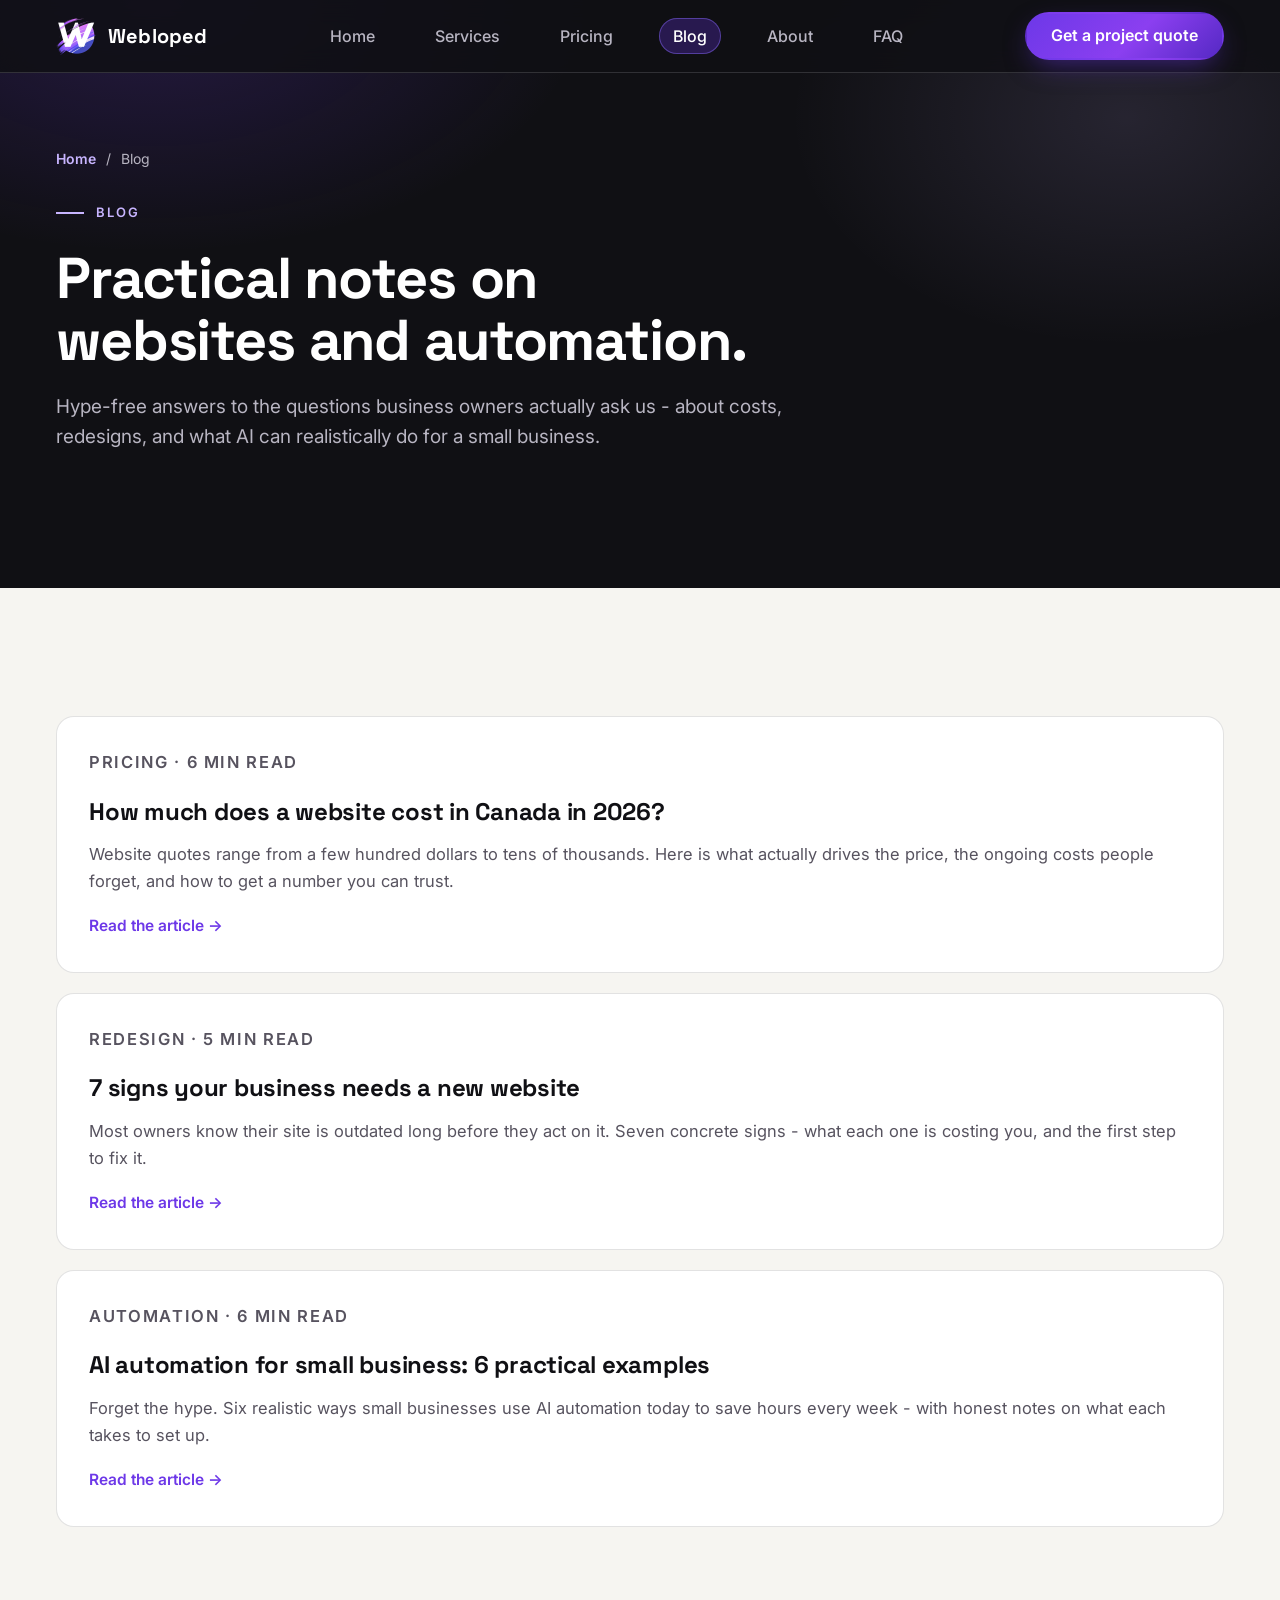
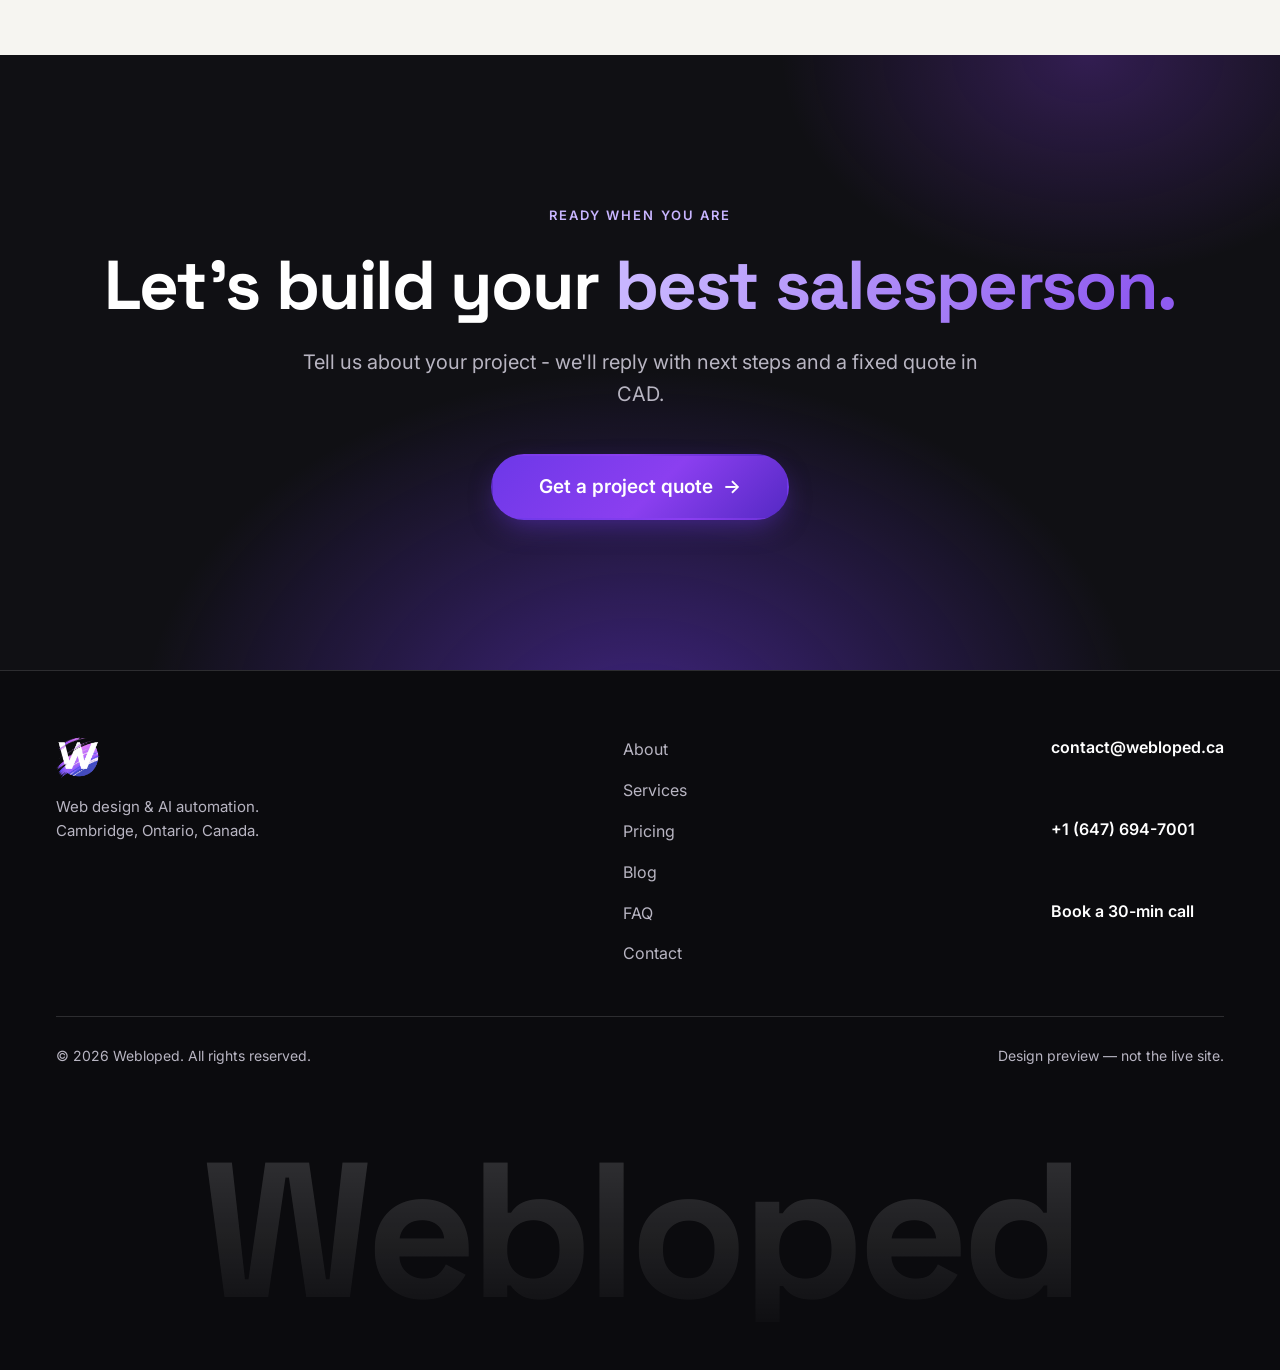
<file: blog/index.html>
<!DOCTYPE html>
<html lang="en">
<head>
  <meta charset="UTF-8">
  <meta name="viewport" content="width=device-width, initial-scale=1.0">
  <meta name="robots" content="noindex">
  <title>Blog — practical notes on websites and automation | Webloped</title>
  <meta name="description" content="Practical, hype-free notes on websites, pricing, and AI automation for Canadian small businesses. From the team at Webloped.">
  <link rel="canonical" href="https://webloped.ca/blog/">
  <meta property="og:type" content="website">
  <meta property="og:site_name" content="Webloped">
  <meta property="og:title" content="Blog — practical notes on websites and automation | Webloped">
  <meta property="og:url" content="https://webloped.ca/blog/">
  <meta property="og:image" content="https://webloped.ca/assets/img/og-card.jpg">
  <link rel="icon" href="../assets/img/logo.png">
  <link rel="preconnect" href="https://fonts.googleapis.com">
  <link rel="preconnect" href="https://fonts.gstatic.com" crossorigin>
  <link href="https://fonts.googleapis.com/css2?family=Inter:wght@400;500;600;700&family=Space+Grotesk:wght@500;600;700&display=swap" rel="stylesheet">
  <link rel="stylesheet" href="../css/style.css">
</head>
<body>
  <a class="skip-link" href="#main">Skip to content</a>

  <header class="site-header on-dark">
    <div class="wrap header-inner">
      <a class="brand" href="../index.html" aria-label="Webloped — home">
        <img src="../assets/img/logo-w.png" alt="" width="40" height="40">
        <span class="brand-name">Webloped</span>
      </a>
      <nav class="site-nav" id="siteNav" aria-label="Primary">
        <ul>
          <li><a href="../index.html">Home</a></li>
          <li><a href="../services.html">Services</a></li>
          <li><a href="../pricing.html">Pricing</a></li>
          <li><a href="index.html" aria-current="page">Blog</a></li>
          <li><a href="../about.html">About</a></li>
          <li><a href="../index.html#faq">FAQ</a></li>
        </ul>
      </nav>
      <a class="btn btn-primary header-cta" href="../contact.html">Get a project quote</a>
      <button class="nav-toggle" id="navToggle" aria-expanded="false" aria-controls="siteNav" aria-label="Open menu">
        <svg width="22" height="16" viewBox="0 0 22 16" fill="none" aria-hidden="true">
          <path d="M1 1h20M1 8h20M1 15h20" stroke="currentColor" stroke-width="2" stroke-linecap="round"/>
        </svg>
      </button>
    </div>
  </header>

  <main id="main">
    <section class="page-hero on-dark" aria-labelledby="page-title">
      <div class="wrap">
        <nav class="case-crumb" aria-label="Breadcrumb">
          <a href="../index.html">Home</a>
          <span aria-hidden="true">/</span>
          <span aria-current="page">Blog</span>
        </nav>
        <div class="section-head">
          <p class="eyebrow">Blog</p>
          <h1 id="page-title">Practical notes on websites and automation.</h1>
          <p class="section-lede">Hype-free answers to the questions business owners actually ask us - about costs, redesigns, and what AI can realistically do for a small business.</p>
        </div>
      </div>
    </section>

    <section class="section" aria-label="Blog posts">
      <div class="wrap">
        <div class="post-list">
          <a class="post-card" href="how-much-does-a-website-cost-in-canada.html">
            <p class="post-meta">Pricing · 6 min read</p>
            <h2>How much does a website cost in Canada in 2026?</h2>
            <p>Website quotes range from a few hundred dollars to tens of thousands. Here is what actually drives the price, the ongoing costs people forget, and how to get a number you can trust.</p>
            <span class="read-more">Read the article <span aria-hidden="true">→</span></span>
          </a>
          <a class="post-card" href="signs-your-business-needs-new-website.html">
            <p class="post-meta">Redesign · 5 min read</p>
            <h2>7 signs your business needs a new website</h2>
            <p>Most owners know their site is outdated long before they act on it. Seven concrete signs - what each one is costing you, and the first step to fix it.</p>
            <span class="read-more">Read the article <span aria-hidden="true">→</span></span>
          </a>
          <a class="post-card" href="ai-automation-for-small-business.html">
            <p class="post-meta">Automation · 6 min read</p>
            <h2>AI automation for small business: 6 practical examples</h2>
            <p>Forget the hype. Six realistic ways small businesses use AI automation today to save hours every week - with honest notes on what each takes to set up.</p>
            <span class="read-more">Read the article <span aria-hidden="true">→</span></span>
          </a>
        </div>
      </div>
    </section>

    <section class="cta-band on-dark" aria-labelledby="cta-title">
      <div class="wrap cta-inner">
        <p class="eyebrow">Ready when you are</p>
        <h2 id="cta-title">Let's build your <span class="grad-text">best salesperson.</span></h2>
        <p class="cta-sub">Tell us about your project - we'll reply with next steps and a fixed quote in CAD.</p>
        <a class="btn btn-primary btn-lg" href="../contact.html">Get a project quote <span class="arrow" aria-hidden="true">→</span></a>
      </div>
    </section>
  </main>

  <footer class="site-footer on-dark">
    <div class="wrap">
      <div class="footer-grid">
        <div class="footer-brand">
          <img src="../assets/img/logo-w.png" alt="" width="44" height="44">
          <p>Web design &amp; AI automation.<br>Cambridge, Ontario, Canada.</p>
        </div>
        <nav class="footer-nav" aria-label="Footer">
          <ul>
            <li><a href="../about.html">About</a></li>
            <li><a href="../services.html">Services</a></li>
            <li><a href="../pricing.html">Pricing</a></li>
            <li><a href="index.html" aria-current="page">Blog</a></li>
            <li><a href="../index.html#faq">FAQ</a></li>
            <li><a href="../contact.html">Contact</a></li>
          </ul>
        </nav>
        <div class="footer-contact">
          <a href="mailto:contact@webloped.ca">contact@webloped.ca</a>
          <a href="tel:+16476947001">+1 (647) 694-7001</a>
          <a href="https://calendly.com/webloped/30min" target="_blank" rel="noopener">Book a 30-min call</a>
        </div>
      </div>
      <div class="footer-base">
        <span>© 2026 Webloped. All rights reserved.</span>
        <span>Design preview — not the live site.</span>
      </div>
      <p class="footer-word" aria-hidden="true">Webloped</p>
    </div>
  </footer>

  <script src="../js/main.js" defer></script>
</body>
</html>
</file>
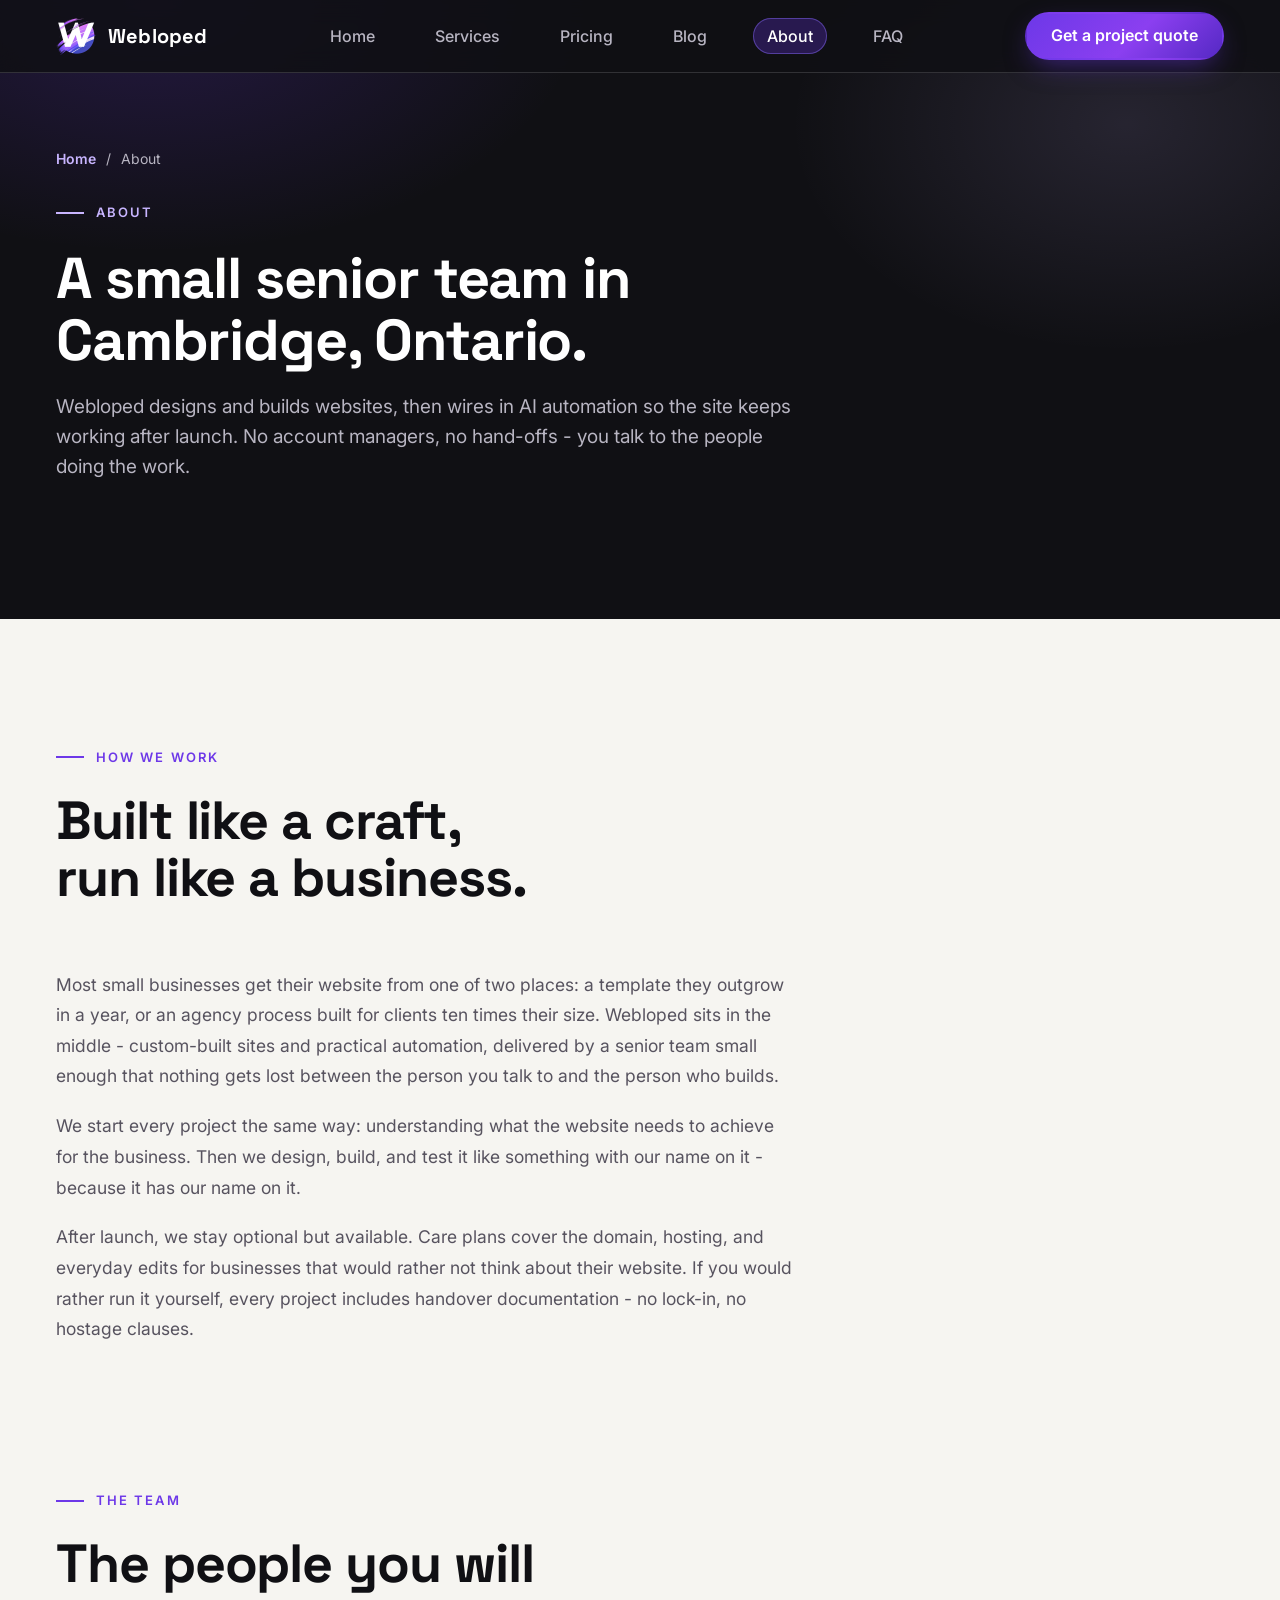
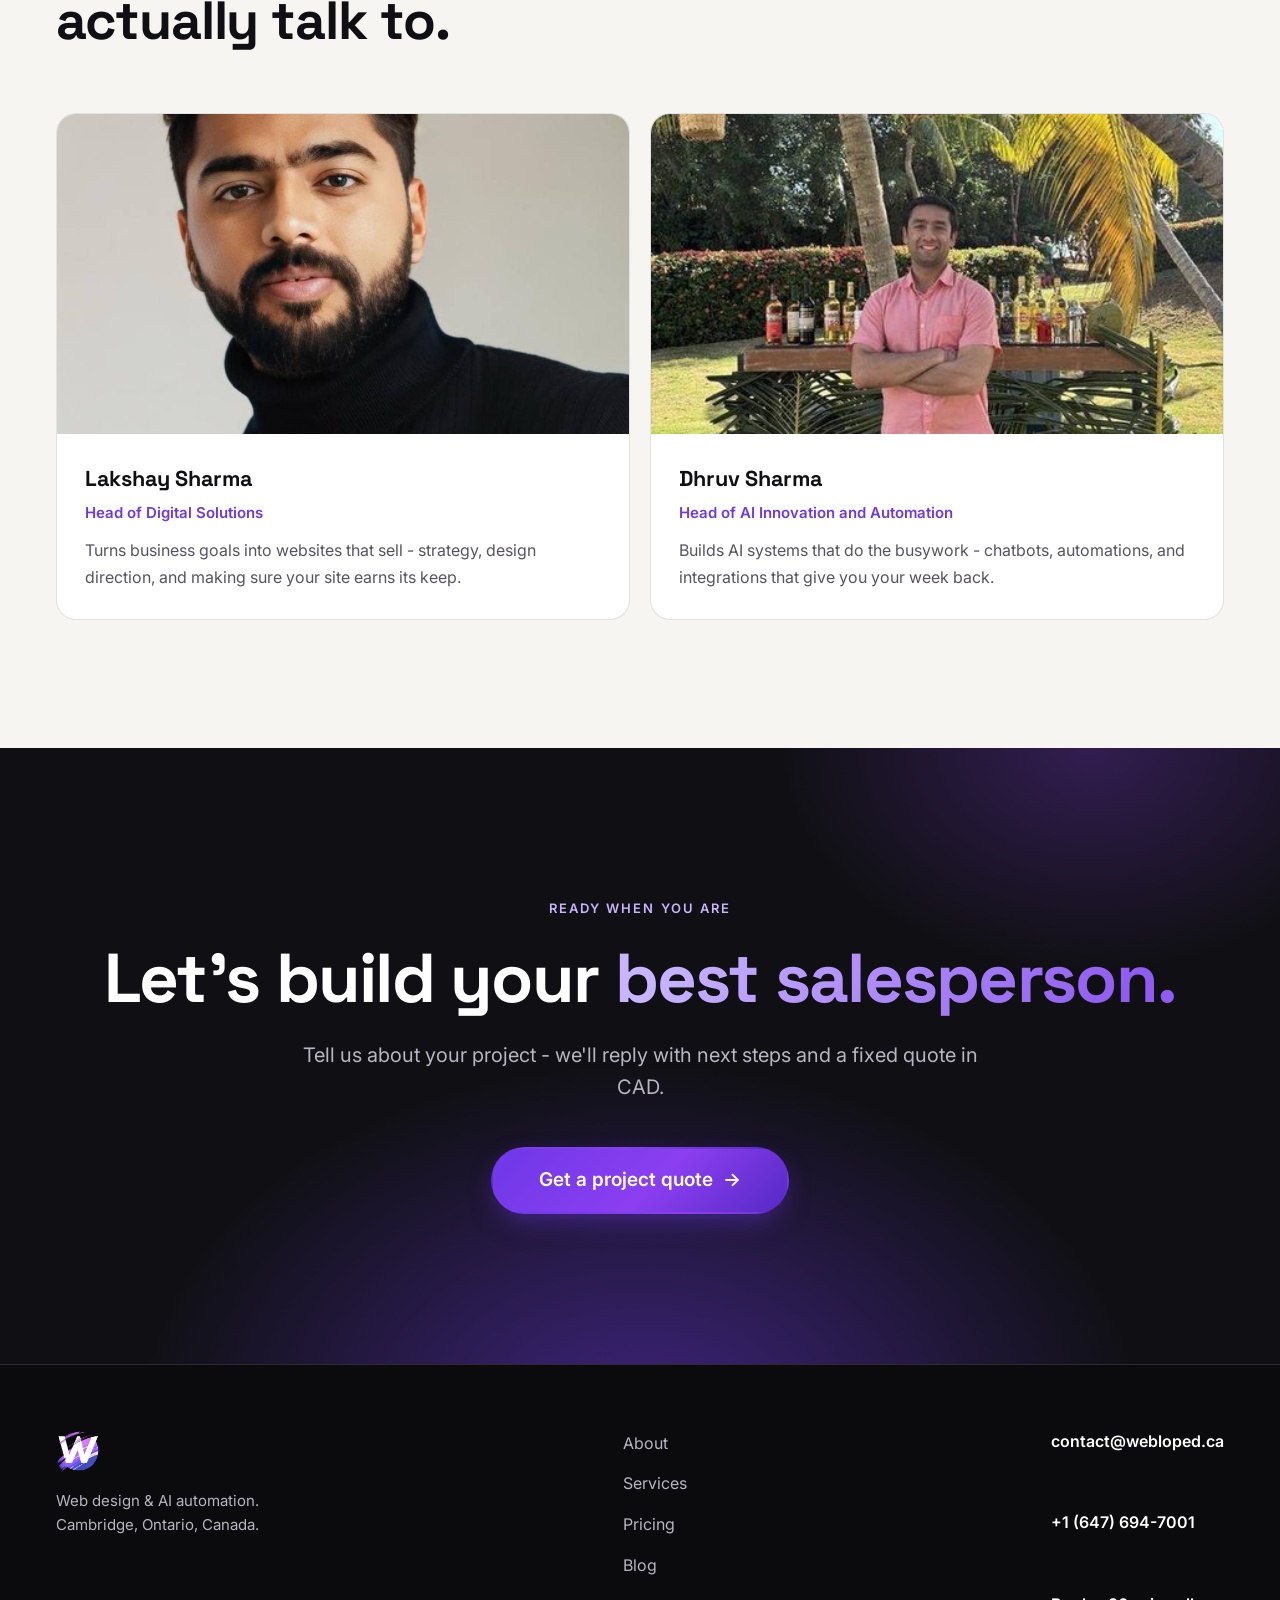
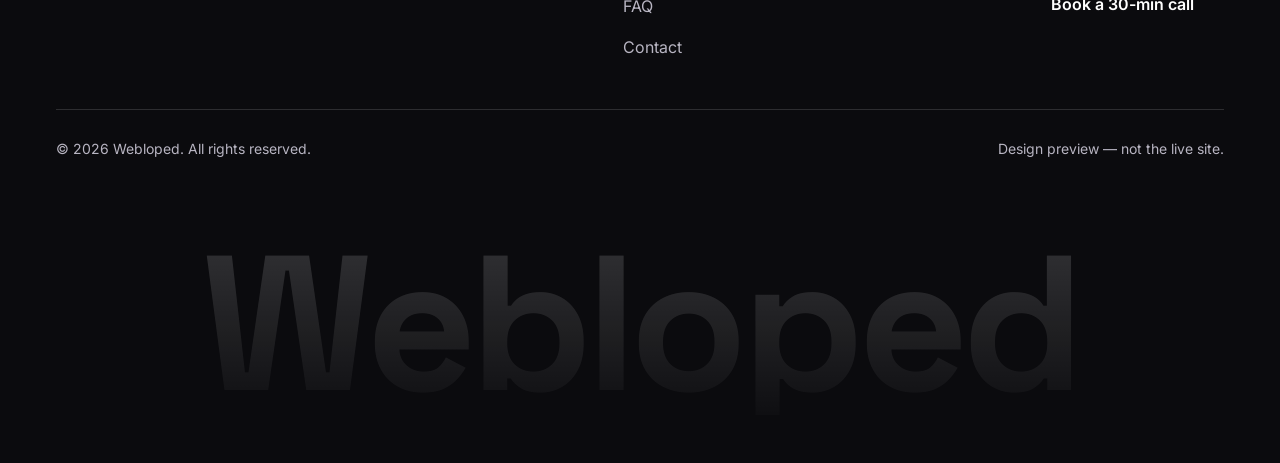
<file: about.html>
<!DOCTYPE html>
<html lang="en">
<head>
  <meta charset="UTF-8">
  <meta name="viewport" content="width=device-width, initial-scale=1.0">
  <meta name="robots" content="noindex">
  <title>About — the team behind Webloped | Webloped</title>
  <meta name="description" content="Webloped is a web design and AI automation company in Cambridge, Ontario. A small senior team - you talk directly to the people who build your site.">
  <link rel="canonical" href="https://webloped.ca/about.html">
  <meta property="og:type" content="website">
  <meta property="og:site_name" content="Webloped">
  <meta property="og:title" content="About — the team behind Webloped | Webloped">
  <meta property="og:url" content="https://webloped.ca/about.html">
  <meta property="og:image" content="https://webloped.ca/assets/img/og-card.jpg">
  <link rel="icon" href="assets/img/logo.png">
  <link rel="preconnect" href="https://fonts.googleapis.com">
  <link rel="preconnect" href="https://fonts.gstatic.com" crossorigin>
  <link href="https://fonts.googleapis.com/css2?family=Inter:wght@400;500;600;700&family=Space+Grotesk:wght@500;600;700&display=swap" rel="stylesheet">
  <link rel="stylesheet" href="css/style.css">
</head>
<body>
  <a class="skip-link" href="#main">Skip to content</a>

  <header class="site-header on-dark">
    <div class="wrap header-inner">
      <a class="brand" href="index.html" aria-label="Webloped — home">
        <img src="assets/img/logo-w.png" alt="" width="40" height="40">
        <span class="brand-name">Webloped</span>
      </a>
      <nav class="site-nav" id="siteNav" aria-label="Primary">
        <ul>
          <li><a href="index.html">Home</a></li>
          <li><a href="services.html">Services</a></li>
          <li><a href="pricing.html">Pricing</a></li>
          <li><a href="blog/index.html">Blog</a></li>
          <li><a href="about.html" aria-current="page">About</a></li>
          <li><a href="index.html#faq">FAQ</a></li>
        </ul>
      </nav>
      <a class="btn btn-primary header-cta" href="contact.html">Get a project quote</a>
      <button class="nav-toggle" id="navToggle" aria-expanded="false" aria-controls="siteNav" aria-label="Open menu">
        <svg width="22" height="16" viewBox="0 0 22 16" fill="none" aria-hidden="true">
          <path d="M1 1h20M1 8h20M1 15h20" stroke="currentColor" stroke-width="2" stroke-linecap="round"/>
        </svg>
      </button>
    </div>
  </header>

  <main id="main">
    <section class="page-hero on-dark" aria-labelledby="page-title">
      <div class="wrap">
        <nav class="case-crumb" aria-label="Breadcrumb">
          <a href="index.html">Home</a>
          <span aria-hidden="true">/</span>
          <span aria-current="page">About</span>
        </nav>
        <div class="section-head">
          <p class="eyebrow">About</p>
          <h1 id="page-title">A small senior team in Cambridge, Ontario.</h1>
          <p class="section-lede">Webloped designs and builds websites, then wires in AI automation so the site keeps working after launch. No account managers, no hand-offs - you talk to the people doing the work.</p>
        </div>
      </div>
    </section>

    <section class="section" aria-labelledby="story-title">
      <div class="wrap">
        <div class="section-head">
          <p class="eyebrow">How we work</p>
          <h2 class="section-title" id="story-title">Built like a craft, run like a business.</h2>
        </div>
        <div class="prose">
          <p>Most small businesses get their website from one of two places: a template they outgrow in a year, or an agency process built for clients ten times their size. Webloped sits in the middle - custom-built sites and practical automation, delivered by a senior team small enough that nothing gets lost between the person you talk to and the person who builds.</p>
          <p>We start every project the same way: understanding what the website needs to achieve for the business. Then we design, build, and test it like something with our name on it - because it has our name on it.</p>
          <p>After launch, we stay optional but available. Care plans cover the domain, hosting, and everyday edits for businesses that would rather not think about their website. If you would rather run it yourself, every project includes handover documentation - no lock-in, no hostage clauses.</p>
        </div>
      </div>
    </section>

    <section class="section" aria-labelledby="team-title" style="padding-top:0">
      <div class="wrap">
        <div class="section-head">
          <p class="eyebrow">The team</p>
          <h2 class="section-title" id="team-title">The people you will actually talk to.</h2>
        </div>
        <div class="team-grid">
          <article class="team-card">
            <img src="assets/img/lakshay.jpg" alt="Portrait of Lakshay Sharma" width="760" height="858" loading="lazy">
            <div class="team-body">
              <h2>Lakshay Sharma</h2>
              <p class="team-role">Head of Digital Solutions</p>
              <p>Turns business goals into websites that sell - strategy, design direction, and making sure your site earns its keep.</p>
            </div>
          </article>
          <article class="team-card">
            <img src="assets/img/dhruv.jpg" alt="Portrait of Dhruv Sharma" width="675" height="900" loading="lazy">
            <div class="team-body">
              <h2>Dhruv Sharma</h2>
              <p class="team-role">Head of AI Innovation and Automation</p>
              <p>Builds AI systems that do the busywork - chatbots, automations, and integrations that give you your week back.</p>
            </div>
          </article>
        </div>
      </div>
    </section>

    <section class="cta-band on-dark" aria-labelledby="cta-title">
      <div class="wrap cta-inner">
        <p class="eyebrow">Ready when you are</p>
        <h2 id="cta-title">Let's build your <span class="grad-text">best salesperson.</span></h2>
        <p class="cta-sub">Tell us about your project - we'll reply with next steps and a fixed quote in CAD.</p>
        <a class="btn btn-primary btn-lg" href="contact.html">Get a project quote <span class="arrow" aria-hidden="true">→</span></a>
      </div>
    </section>
  </main>

  <footer class="site-footer on-dark">
    <div class="wrap">
      <div class="footer-grid">
        <div class="footer-brand">
          <img src="assets/img/logo-w.png" alt="" width="44" height="44">
          <p>Web design &amp; AI automation.<br>Cambridge, Ontario, Canada.</p>
        </div>
        <nav class="footer-nav" aria-label="Footer">
          <ul>
            <li><a href="about.html" aria-current="page">About</a></li>
            <li><a href="services.html">Services</a></li>
            <li><a href="pricing.html">Pricing</a></li>
            <li><a href="blog/index.html">Blog</a></li>
            <li><a href="index.html#faq">FAQ</a></li>
            <li><a href="contact.html">Contact</a></li>
          </ul>
        </nav>
        <div class="footer-contact">
          <a href="mailto:contact@webloped.ca">contact@webloped.ca</a>
          <a href="tel:+16476947001">+1 (647) 694-7001</a>
          <a href="https://calendly.com/webloped/30min" target="_blank" rel="noopener">Book a 30-min call</a>
        </div>
      </div>
      <div class="footer-base">
        <span>© 2026 Webloped. All rights reserved.</span>
        <span>Design preview — not the live site.</span>
      </div>
      <p class="footer-word" aria-hidden="true">Webloped</p>
    </div>
  </footer>

  <script src="js/main.js" defer></script>
</body>
</html>
</file>
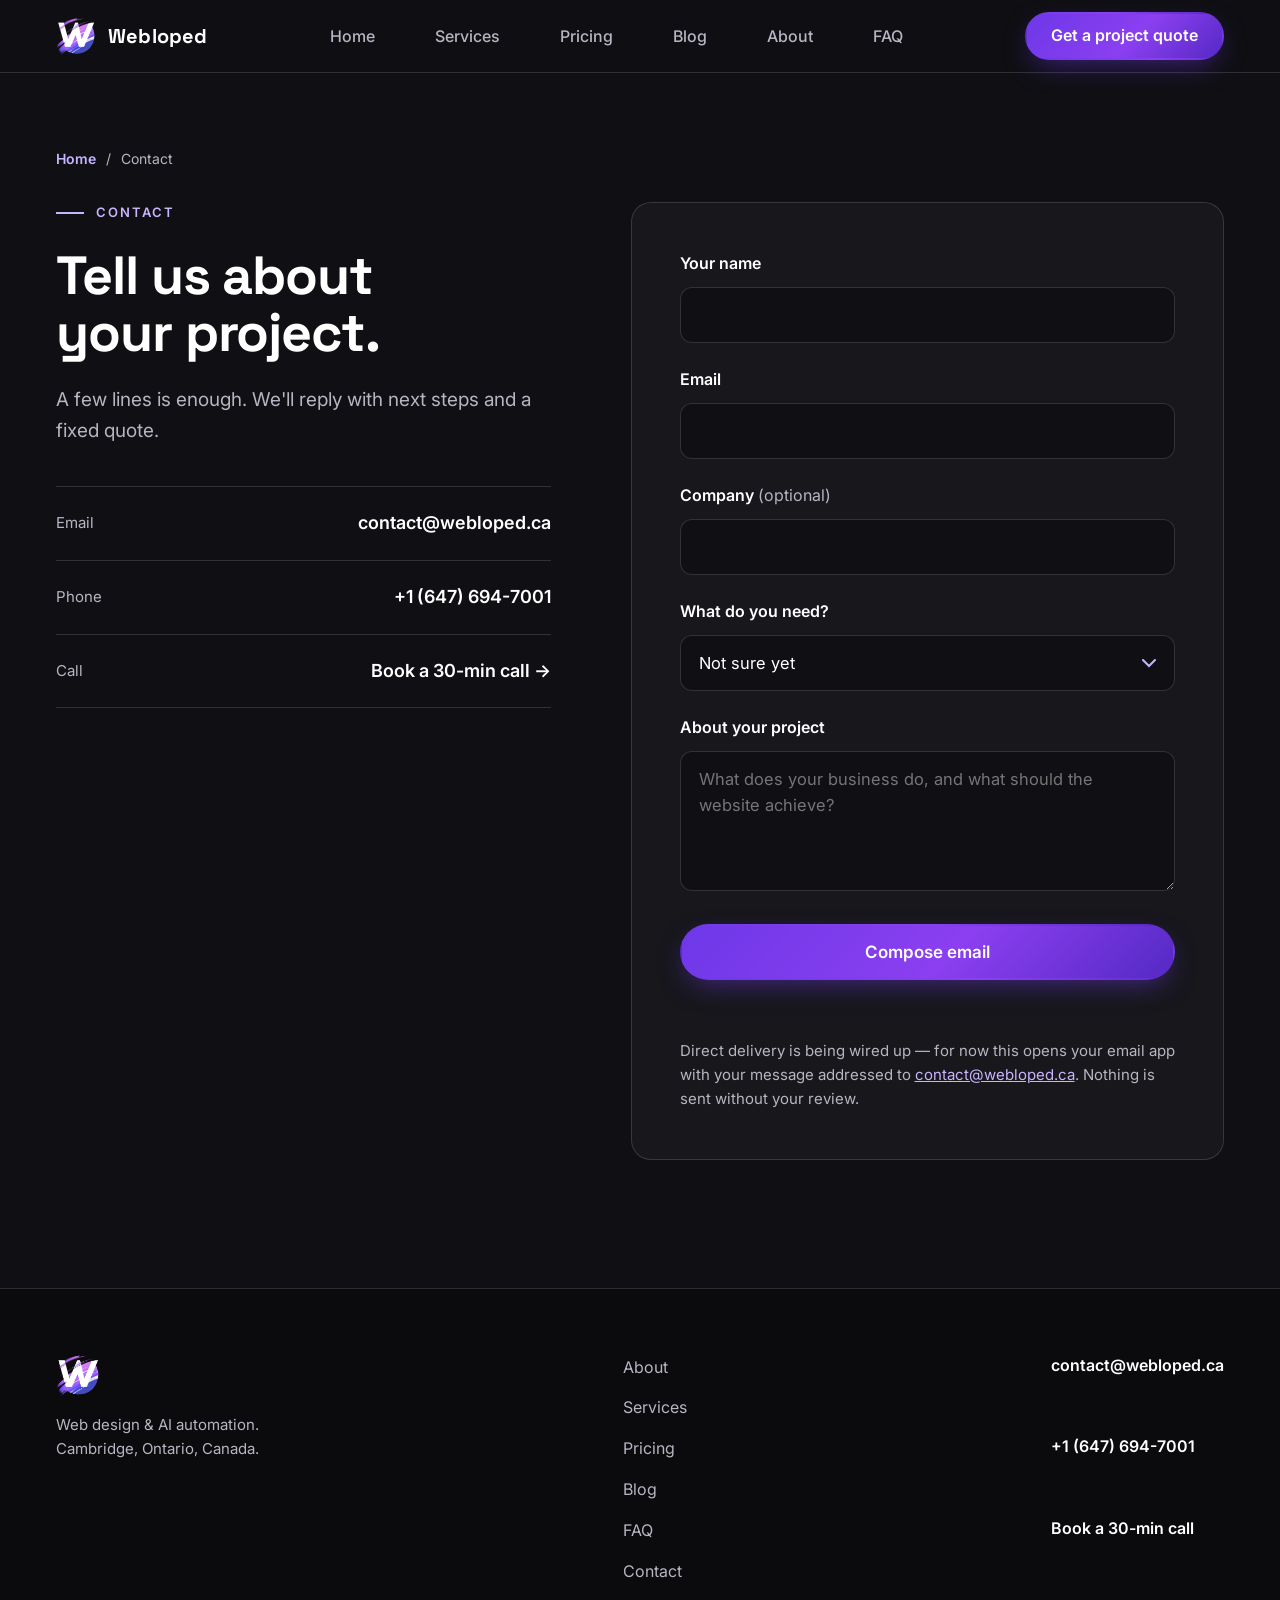
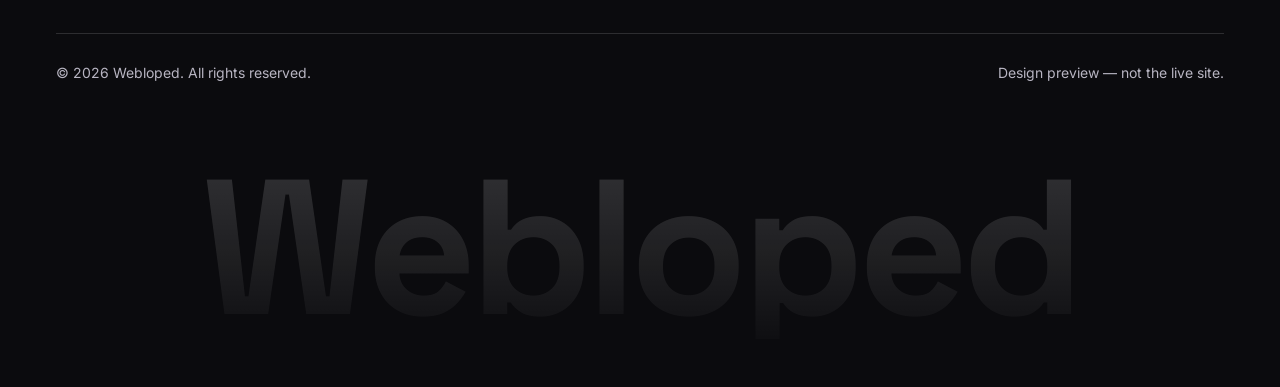
<file: contact.html>
<!DOCTYPE html>
<html lang="en">
<head>
  <meta charset="UTF-8">
  <meta name="viewport" content="width=device-width, initial-scale=1.0">
  <meta name="robots" content="noindex">
  <title>Contact — get a project quote | Webloped</title>
  <meta name="description" content="Contact Webloped: tell us about your project and get a fixed quote in CAD. Email contact@webloped.ca, call +1 (647) 694-7001, or book a free 30-minute call.">
  <link rel="canonical" href="https://webloped.ca/contact.html">
  <meta property="og:type" content="website">
  <meta property="og:site_name" content="Webloped">
  <meta property="og:title" content="Contact — get a project quote | Webloped">
  <meta property="og:url" content="https://webloped.ca/contact.html">
  <meta property="og:image" content="https://webloped.ca/assets/img/og-card.jpg">
  <link rel="icon" href="assets/img/logo.png">
  <link rel="preconnect" href="https://fonts.googleapis.com">
  <link rel="preconnect" href="https://fonts.gstatic.com" crossorigin>
  <link href="https://fonts.googleapis.com/css2?family=Inter:wght@400;500;600;700&family=Space+Grotesk:wght@500;600;700&display=swap" rel="stylesheet">
  <link rel="stylesheet" href="css/style.css">
</head>
<body>
  <a class="skip-link" href="#main">Skip to content</a>

  <header class="site-header on-dark">
    <div class="wrap header-inner">
      <a class="brand" href="index.html" aria-label="Webloped — home">
        <img src="assets/img/logo-w.png" alt="" width="40" height="40">
        <span class="brand-name">Webloped</span>
      </a>
      <nav class="site-nav" id="siteNav" aria-label="Primary">
        <ul>
          <li><a href="index.html">Home</a></li>
          <li><a href="services.html">Services</a></li>
          <li><a href="pricing.html">Pricing</a></li>
          <li><a href="blog/index.html">Blog</a></li>
          <li><a href="about.html">About</a></li>
          <li><a href="index.html#faq">FAQ</a></li>
        </ul>
      </nav>
      <a class="btn btn-primary header-cta" href="contact.html" aria-current="page">Get a project quote</a>
      <button class="nav-toggle" id="navToggle" aria-expanded="false" aria-controls="siteNav" aria-label="Open menu">
        <svg width="22" height="16" viewBox="0 0 22 16" fill="none" aria-hidden="true">
          <path d="M1 1h20M1 8h20M1 15h20" stroke="currentColor" stroke-width="2" stroke-linecap="round"/>
        </svg>
      </button>
    </div>
  </header>

  <main id="main">
    <section class="section contact on-dark" aria-labelledby="contact-title" style="padding-top:148px">
      <div class="wrap">
        <nav class="case-crumb" aria-label="Breadcrumb" style="margin-bottom:32px">
          <a href="index.html">Home</a>
          <span aria-hidden="true">/</span>
          <span aria-current="page">Contact</span>
        </nav>
      </div>
      <div class="wrap contact-grid">
        <div>
          <p class="eyebrow">Contact</p>
          <h1 class="section-title" id="contact-title">Tell us about your project.</h1>
          <p class="section-lede">A few lines is enough. We'll reply with next steps and a fixed quote.</p>
          <div class="contact-rows">
            <a class="contact-row" href="mailto:contact@webloped.ca">
              <span class="label">Email</span><span class="value">contact@webloped.ca</span>
            </a>
            <a class="contact-row" href="tel:+16476947001">
              <span class="label">Phone</span><span class="value">+1 (647) 694-7001</span>
            </a>
            <a class="contact-row" href="https://calendly.com/webloped/30min" target="_blank" rel="noopener">
              <span class="label">Call</span><span class="value">Book a 30-min call →</span>
            </a>
          </div>
        </div>
        <form class="contact-form" id="quoteForm" novalidate>
          <div class="form-errors" id="formErrors" role="alert" hidden></div>
          <div class="field">
            <label for="fName">Your name</label>
            <input type="text" id="fName" name="name" autocomplete="name" required>
          </div>
          <div class="field">
            <label for="fEmail">Email</label>
            <input type="email" id="fEmail" name="email" autocomplete="email" required>
          </div>
          <div class="field">
            <label for="fCompany">Company <span class="opt">(optional)</span></label>
            <input type="text" id="fCompany" name="company" autocomplete="organization">
          </div>
          <div class="field">
            <label for="fType">What do you need?</label>
            <select id="fType" name="project_type">
              <option value="Not specified">Not sure yet</option>
              <option value="New website">New website</option>
              <option value="Redesign">Redesign of an existing site</option>
              <option value="E-commerce">E-commerce store</option>
              <option value="Automation">AI / automation</option>
              <option value="Care plan">Hosting &amp; care plan</option>
            </select>
          </div>
          <div class="field">
            <label for="fMsg">About your project</label>
            <textarea id="fMsg" name="message" required aria-describedby="formNote" placeholder="What does your business do, and what should the website achieve?"></textarea>
          </div>
          <button class="btn btn-primary" type="submit" style="width:100%;justify-content:center">Compose email</button>
          <p class="form-status" id="formStatus" aria-live="polite"></p>
          <p class="form-note" id="formNote">Direct delivery is being wired up — for now this opens your email app with your message addressed to <a href="mailto:contact@webloped.ca">contact@webloped.ca</a>. Nothing is sent without your review.</p>
          <noscript>
            <p class="form-note">JavaScript is off, so this form can't open your email app. Please email us directly at <a href="mailto:contact@webloped.ca">contact@webloped.ca</a> instead.</p>
          </noscript>
        </form>
      </div>
    </section>
  </main>

  <footer class="site-footer on-dark">
    <div class="wrap">
      <div class="footer-grid">
        <div class="footer-brand">
          <img src="assets/img/logo-w.png" alt="" width="44" height="44">
          <p>Web design &amp; AI automation.<br>Cambridge, Ontario, Canada.</p>
        </div>
        <nav class="footer-nav" aria-label="Footer">
          <ul>
            <li><a href="about.html">About</a></li>
            <li><a href="services.html">Services</a></li>
            <li><a href="pricing.html">Pricing</a></li>
            <li><a href="blog/index.html">Blog</a></li>
            <li><a href="index.html#faq">FAQ</a></li>
            <li><a href="contact.html" aria-current="page">Contact</a></li>
          </ul>
        </nav>
        <div class="footer-contact">
          <a href="mailto:contact@webloped.ca">contact@webloped.ca</a>
          <a href="tel:+16476947001">+1 (647) 694-7001</a>
          <a href="https://calendly.com/webloped/30min" target="_blank" rel="noopener">Book a 30-min call</a>
        </div>
      </div>
      <div class="footer-base">
        <span>© 2026 Webloped. All rights reserved.</span>
        <span>Design preview — not the live site.</span>
      </div>
      <p class="footer-word" aria-hidden="true">Webloped</p>
    </div>
  </footer>

  <script src="js/main.js" defer></script>
</body>
</html>
</file>
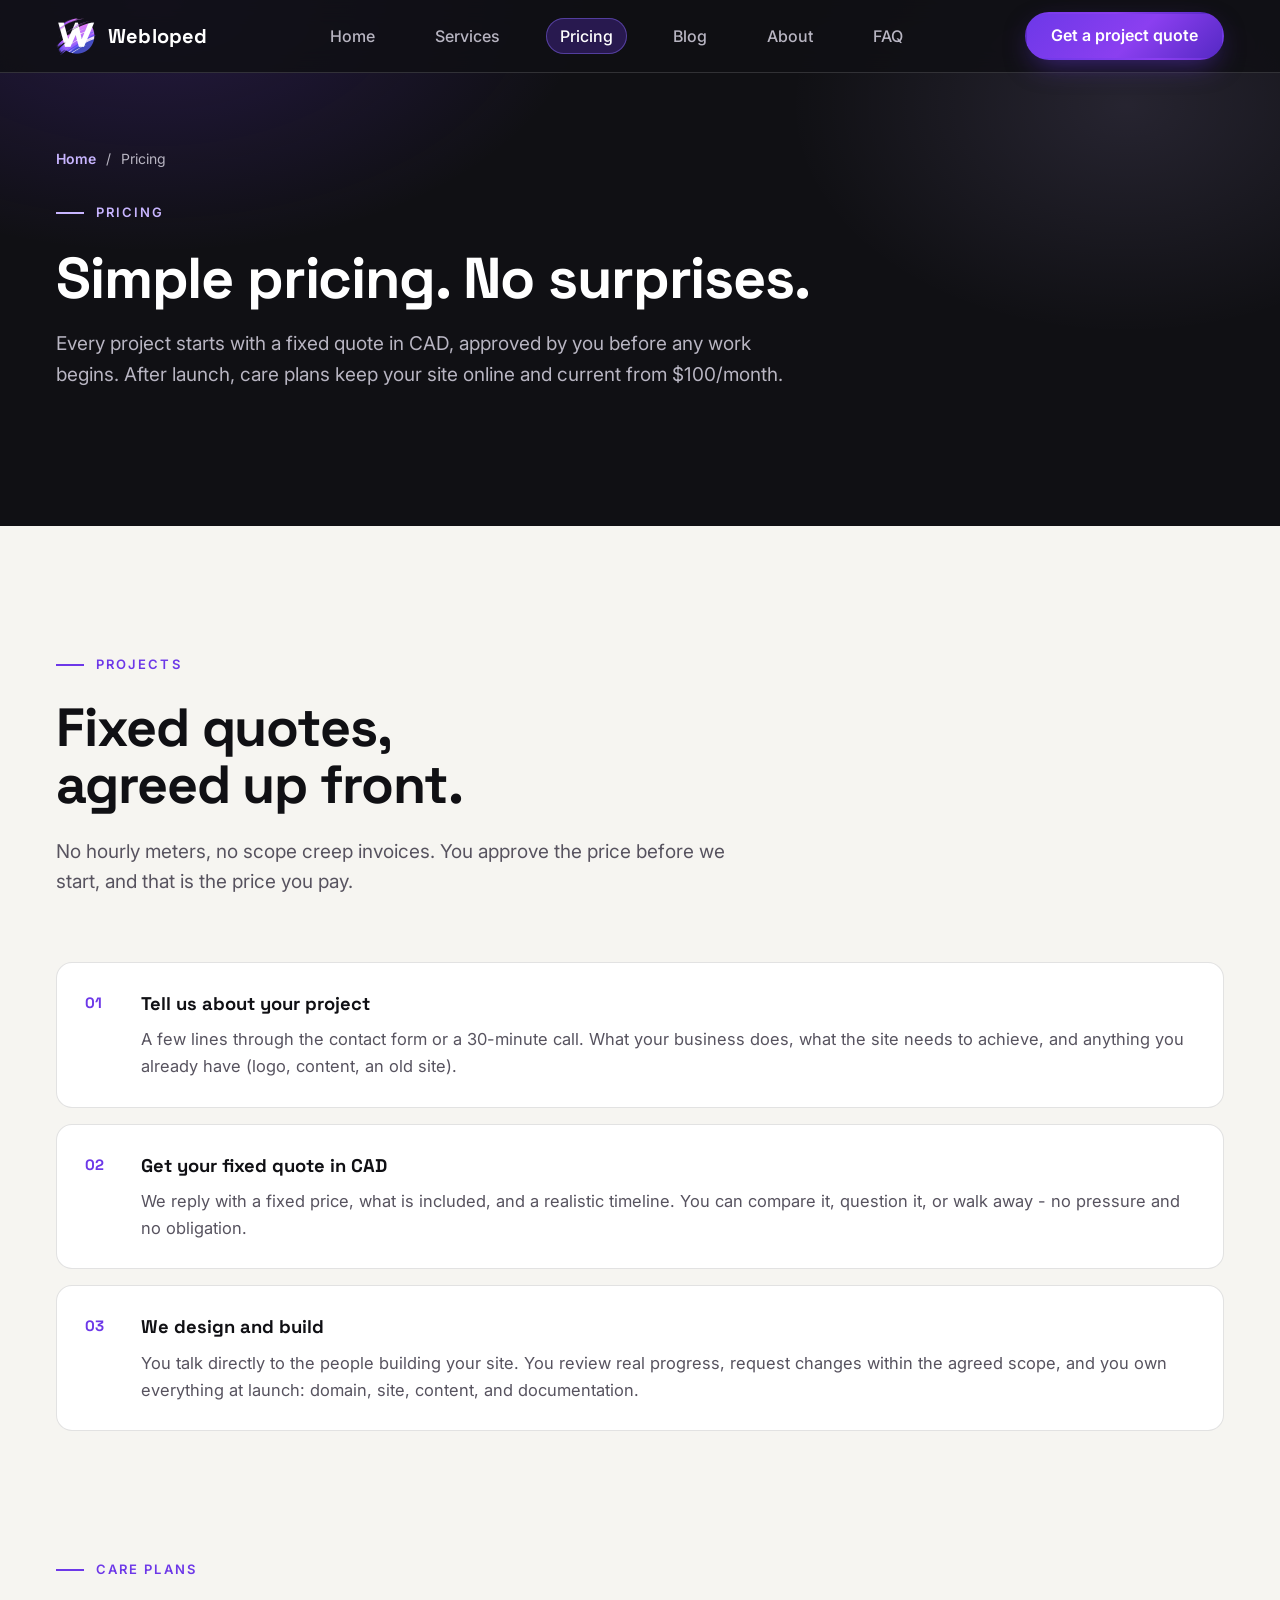
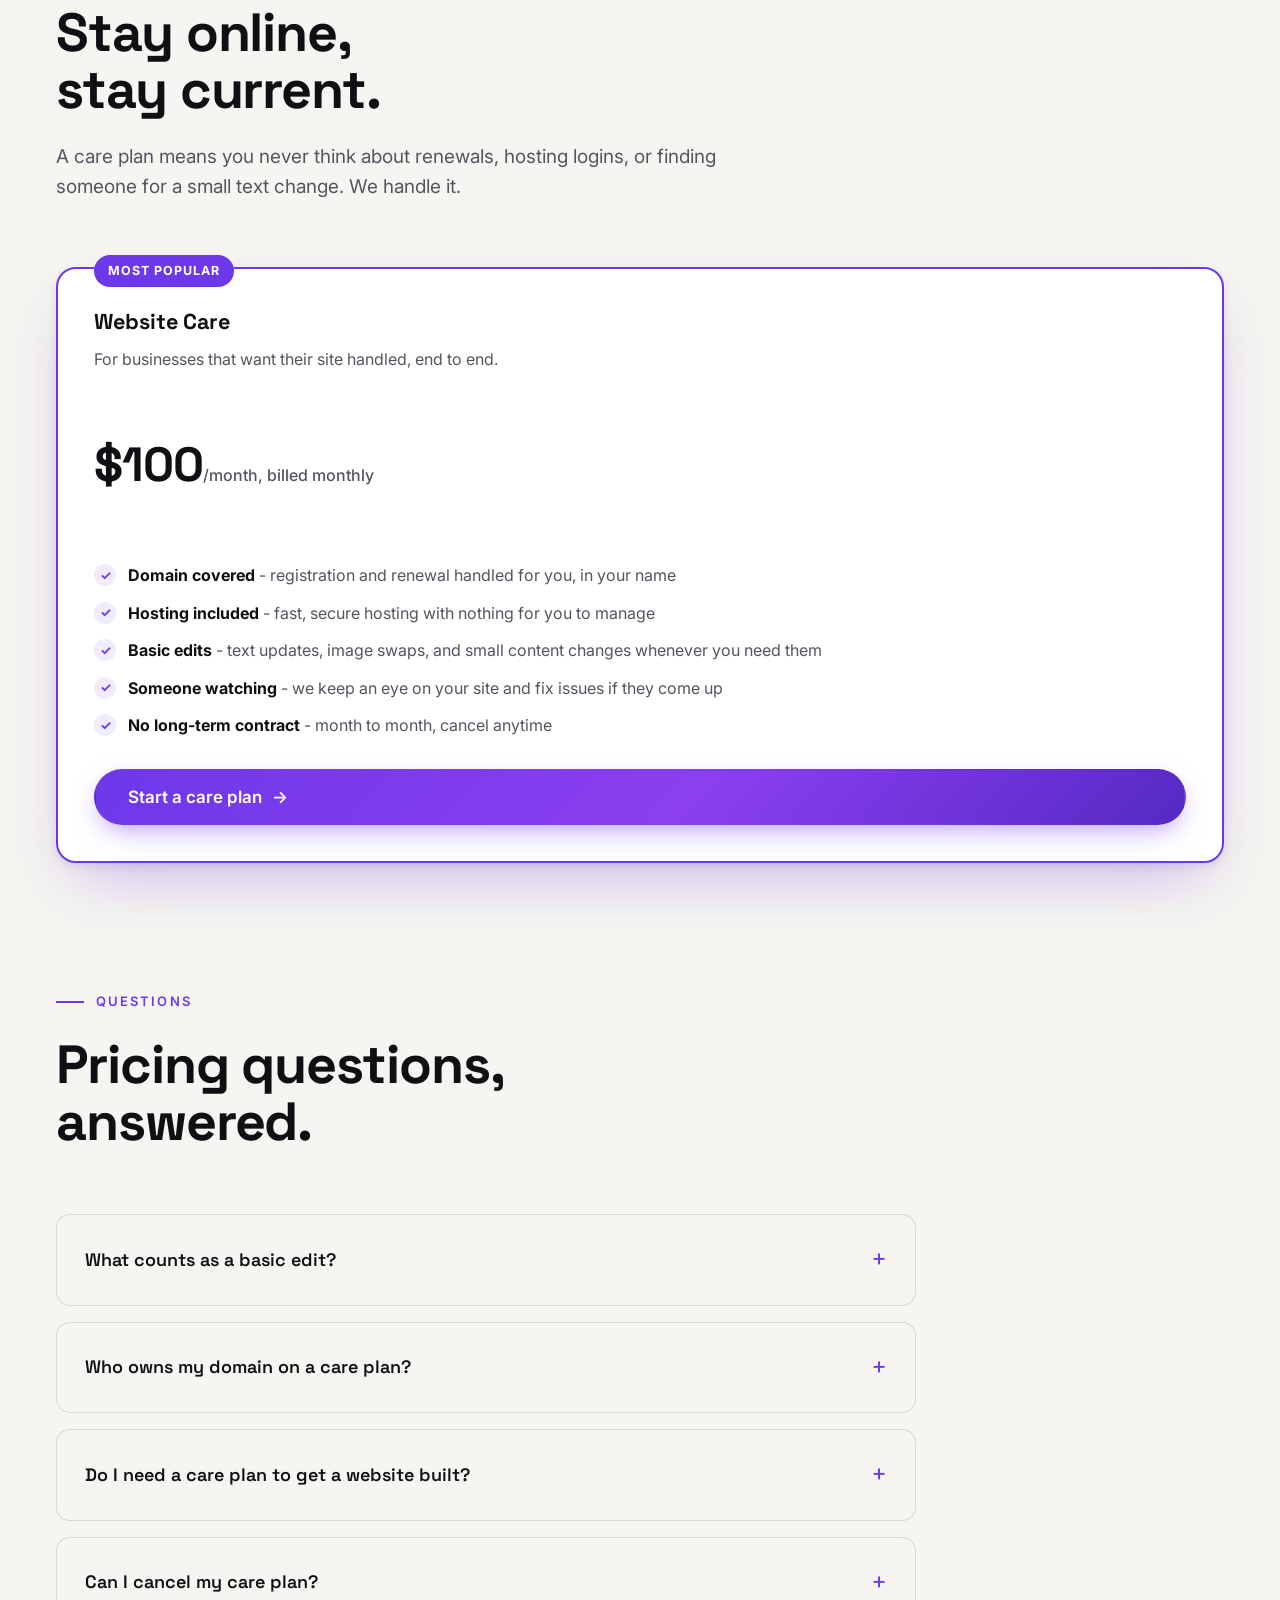
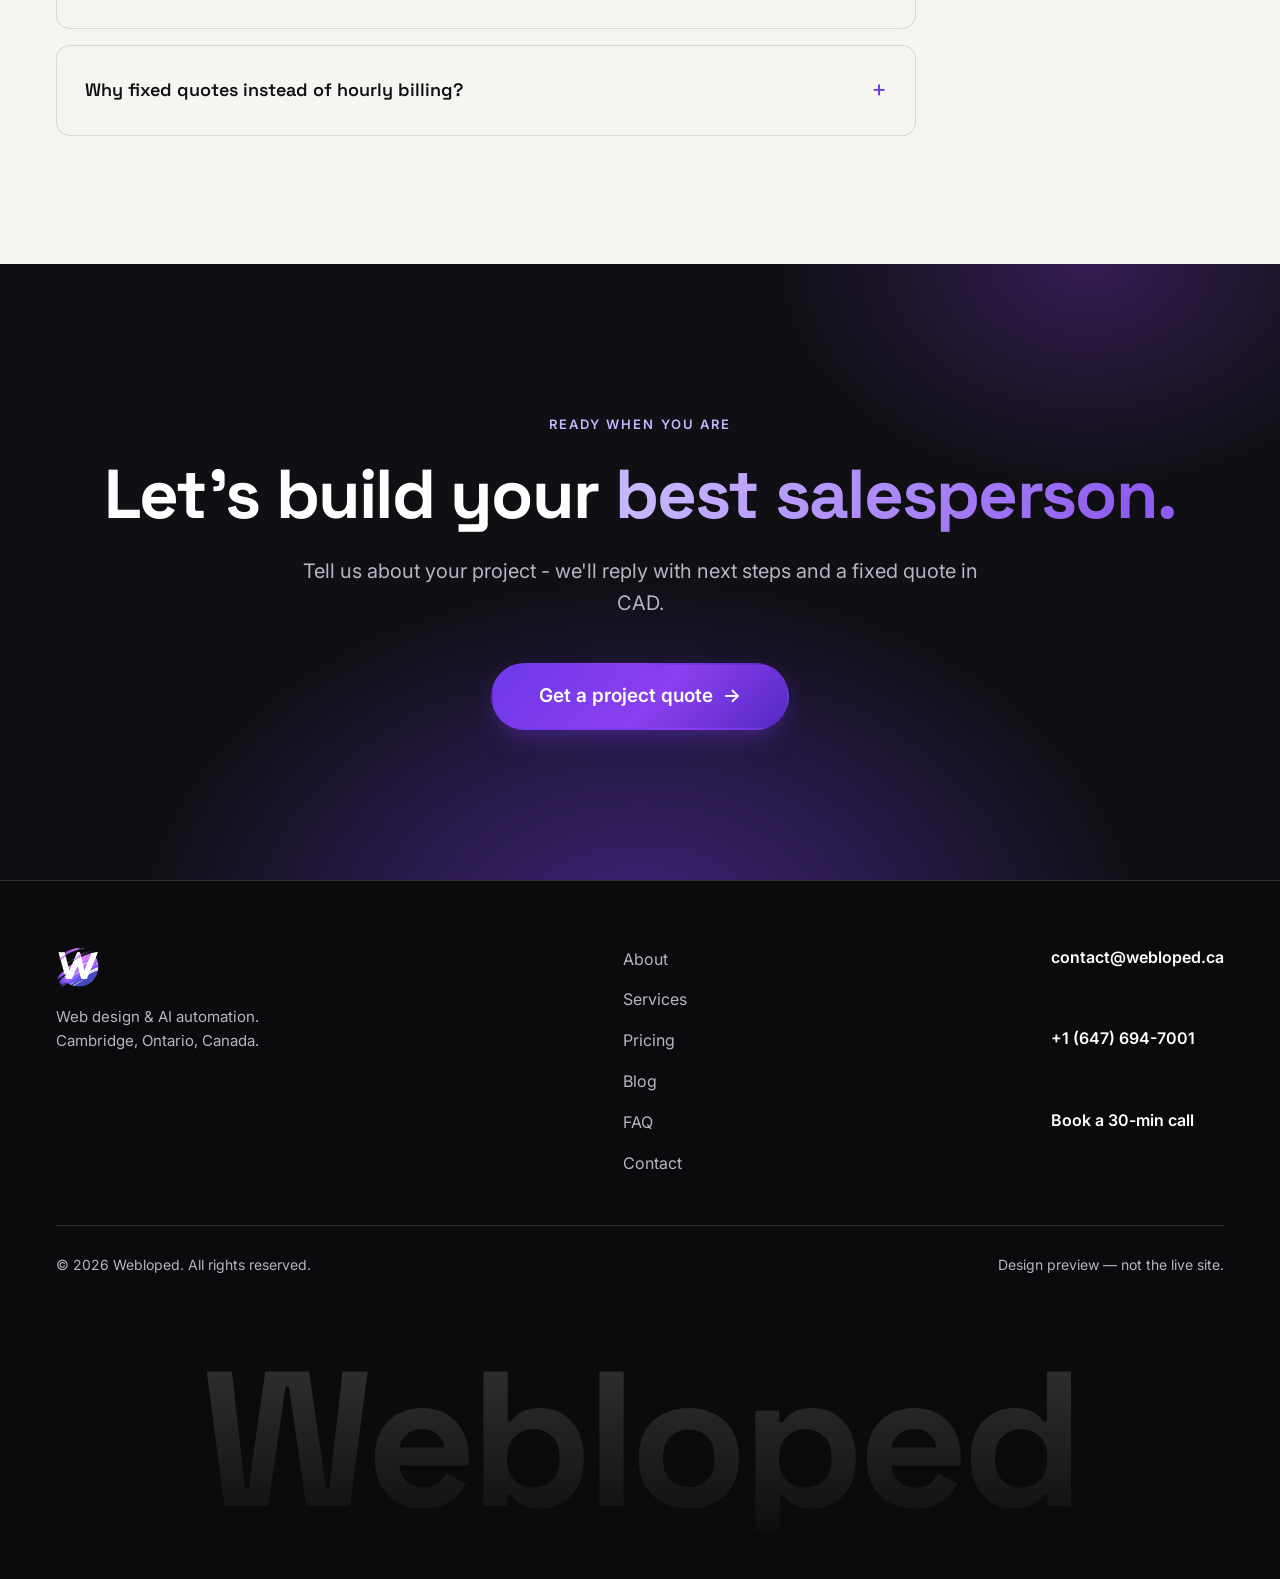
<file: pricing.html>
<!DOCTYPE html>
<html lang="en">
<head>
  <meta charset="UTF-8">
  <meta name="viewport" content="width=device-width, initial-scale=1.0">
  <meta name="robots" content="noindex">
  <title>Pricing — fixed quotes and care plans | Webloped</title>
  <meta name="description" content="Webloped pricing: fixed project quotes in CAD before work starts, and website care plans from $100/month including domain, hosting, and basic edits.">
  <link rel="canonical" href="https://webloped.ca/pricing.html">
  <meta property="og:type" content="website">
  <meta property="og:site_name" content="Webloped">
  <meta property="og:title" content="Pricing — fixed quotes and care plans | Webloped">
  <meta property="og:url" content="https://webloped.ca/pricing.html">
  <meta property="og:image" content="https://webloped.ca/assets/img/og-card.jpg">
  <link rel="icon" href="assets/img/logo.png">
  <link rel="preconnect" href="https://fonts.googleapis.com">
  <link rel="preconnect" href="https://fonts.gstatic.com" crossorigin>
  <link href="https://fonts.googleapis.com/css2?family=Inter:wght@400;500;600;700&family=Space+Grotesk:wght@500;600;700&display=swap" rel="stylesheet">
  <link rel="stylesheet" href="css/style.css">
</head>
<body>
  <a class="skip-link" href="#main">Skip to content</a>

  <header class="site-header on-dark">
    <div class="wrap header-inner">
      <a class="brand" href="index.html" aria-label="Webloped — home">
        <img src="assets/img/logo-w.png" alt="" width="40" height="40">
        <span class="brand-name">Webloped</span>
      </a>
      <nav class="site-nav" id="siteNav" aria-label="Primary">
        <ul>
          <li><a href="index.html">Home</a></li>
          <li><a href="services.html">Services</a></li>
          <li><a href="pricing.html" aria-current="page">Pricing</a></li>
          <li><a href="blog/index.html">Blog</a></li>
          <li><a href="about.html">About</a></li>
          <li><a href="index.html#faq">FAQ</a></li>
        </ul>
      </nav>
      <a class="btn btn-primary header-cta" href="contact.html">Get a project quote</a>
      <button class="nav-toggle" id="navToggle" aria-expanded="false" aria-controls="siteNav" aria-label="Open menu">
        <svg width="22" height="16" viewBox="0 0 22 16" fill="none" aria-hidden="true">
          <path d="M1 1h20M1 8h20M1 15h20" stroke="currentColor" stroke-width="2" stroke-linecap="round"/>
        </svg>
      </button>
    </div>
  </header>

  <main id="main">
    <section class="page-hero on-dark" aria-labelledby="page-title">
      <div class="wrap">
        <nav class="case-crumb" aria-label="Breadcrumb">
          <a href="index.html">Home</a>
          <span aria-hidden="true">/</span>
          <span aria-current="page">Pricing</span>
        </nav>
        <div class="section-head">
          <p class="eyebrow">Pricing</p>
          <h1 id="page-title">Simple pricing. No surprises.</h1>
          <p class="section-lede">Every project starts with a fixed quote in CAD, approved by you before any work begins. After launch, care plans keep your site online and current from $100/month.</p>
        </div>
      </div>
    </section>

    <section class="section" aria-labelledby="project-title">
      <div class="wrap">
        <div class="section-head">
          <p class="eyebrow">Projects</p>
          <h2 class="section-title" id="project-title">Fixed quotes, agreed up front.</h2>
          <p class="section-lede">No hourly meters, no scope creep invoices. You approve the price before we start, and that is the price you pay.</p>
        </div>
        <div class="steps">
          <div class="step">
            <h3>Tell us about your project</h3>
            <p>A few lines through the contact form or a 30-minute call. What your business does, what the site needs to achieve, and anything you already have (logo, content, an old site).</p>
          </div>
          <div class="step">
            <h3>Get your fixed quote in CAD</h3>
            <p>We reply with a fixed price, what is included, and a realistic timeline. You can compare it, question it, or walk away - no pressure and no obligation.</p>
          </div>
          <div class="step">
            <h3>We design and build</h3>
            <p>You talk directly to the people building your site. You review real progress, request changes within the agreed scope, and you own everything at launch: domain, site, content, and documentation.</p>
          </div>
        </div>
      </div>
    </section>

    <section class="section" aria-labelledby="care-title" style="padding-top:0">
      <div class="wrap">
        <div class="section-head">
          <p class="eyebrow">Care plans</p>
          <h2 class="section-title" id="care-title">Stay online, stay current.</h2>
          <p class="section-lede">A care plan means you never think about renewals, hosting logins, or finding someone for a small text change. We handle it.</p>
        </div>
        <div class="plan-grid">
          <div class="plan-card featured">
            <span class="plan-flag">Most popular</span>
            <h2>Website Care</h2>
            <p class="plan-desc">For businesses that want their site handled, end to end.</p>
            <p class="plan-price">$100<small>/month, billed monthly</small></p>
            <ul>
              <li><strong>Domain covered</strong> - registration and renewal handled for you, in your name</li>
              <li><strong>Hosting included</strong> - fast, secure hosting with nothing for you to manage</li>
              <li><strong>Basic edits</strong> - text updates, image swaps, and small content changes whenever you need them</li>
              <li><strong>Someone watching</strong> - we keep an eye on your site and fix issues if they come up</li>
              <li><strong>No long-term contract</strong> - month to month, cancel anytime</li>
            </ul>
            <a class="btn btn-primary" href="contact.html">Start a care plan <span class="arrow" aria-hidden="true">→</span></a>
          </div>
        </div>
      </div>
    </section>

    <section class="section" aria-labelledby="pq-title" style="padding-top:0">
      <div class="wrap">
        <div class="section-head">
          <p class="eyebrow">Questions</p>
          <h2 class="section-title" id="pq-title">Pricing questions, answered.</h2>
        </div>
        <div class="faq-list">
          <details>
            <summary>What counts as a basic edit?</summary>
            <p>Text changes, swapping images, updating hours or prices, adding a short announcement - the everyday updates a business site needs. Bigger work like new pages, redesigns, or new features is quoted separately, and we will always tell you which one it is before starting.</p>
          </details>
          <details>
            <summary>Who owns my domain on a care plan?</summary>
            <p>You do. The domain is registered in your name - we simply handle the renewal paperwork and cost as part of the plan. If you ever leave, the domain goes with you.</p>
          </details>
          <details>
            <summary>Do I need a care plan to get a website built?</summary>
            <p>No. Care plans are optional. Every project includes handover documentation so you or anyone else can manage the site. The plan exists for people who would rather not think about it.</p>
          </details>
          <details>
            <summary>Can I cancel my care plan?</summary>
            <p>Yes, anytime. Plans are month to month with no long-term contract. Your domain stays yours and we hand over everything you need to run the site yourself or with someone else.</p>
          </details>
          <details>
            <summary>Why fixed quotes instead of hourly billing?</summary>
            <p>Hourly billing rewards slow work and punishes you for asking questions. A fixed quote means we share the same goal: a great site, delivered efficiently, at a price you approved before we started.</p>
          </details>
        </div>
      </div>
    </section>

    <section class="cta-band on-dark" aria-labelledby="cta-title">
      <div class="wrap cta-inner">
        <p class="eyebrow">Ready when you are</p>
        <h2 id="cta-title">Let's build your <span class="grad-text">best salesperson.</span></h2>
        <p class="cta-sub">Tell us about your project - we'll reply with next steps and a fixed quote in CAD.</p>
        <a class="btn btn-primary btn-lg" href="contact.html">Get a project quote <span class="arrow" aria-hidden="true">→</span></a>
      </div>
    </section>
  </main>

  <footer class="site-footer on-dark">
    <div class="wrap">
      <div class="footer-grid">
        <div class="footer-brand">
          <img src="assets/img/logo-w.png" alt="" width="44" height="44">
          <p>Web design &amp; AI automation.<br>Cambridge, Ontario, Canada.</p>
        </div>
        <nav class="footer-nav" aria-label="Footer">
          <ul>
            <li><a href="about.html">About</a></li>
            <li><a href="services.html">Services</a></li>
            <li><a href="pricing.html" aria-current="page">Pricing</a></li>
            <li><a href="blog/index.html">Blog</a></li>
            <li><a href="index.html#faq">FAQ</a></li>
            <li><a href="contact.html">Contact</a></li>
          </ul>
        </nav>
        <div class="footer-contact">
          <a href="mailto:contact@webloped.ca">contact@webloped.ca</a>
          <a href="tel:+16476947001">+1 (647) 694-7001</a>
          <a href="https://calendly.com/webloped/30min" target="_blank" rel="noopener">Book a 30-min call</a>
        </div>
      </div>
      <div class="footer-base">
        <span>© 2026 Webloped. All rights reserved.</span>
        <span>Design preview — not the live site.</span>
      </div>
      <p class="footer-word" aria-hidden="true">Webloped</p>
    </div>
  </footer>

  <script src="js/main.js" defer></script>
</body>
</html>
</file>
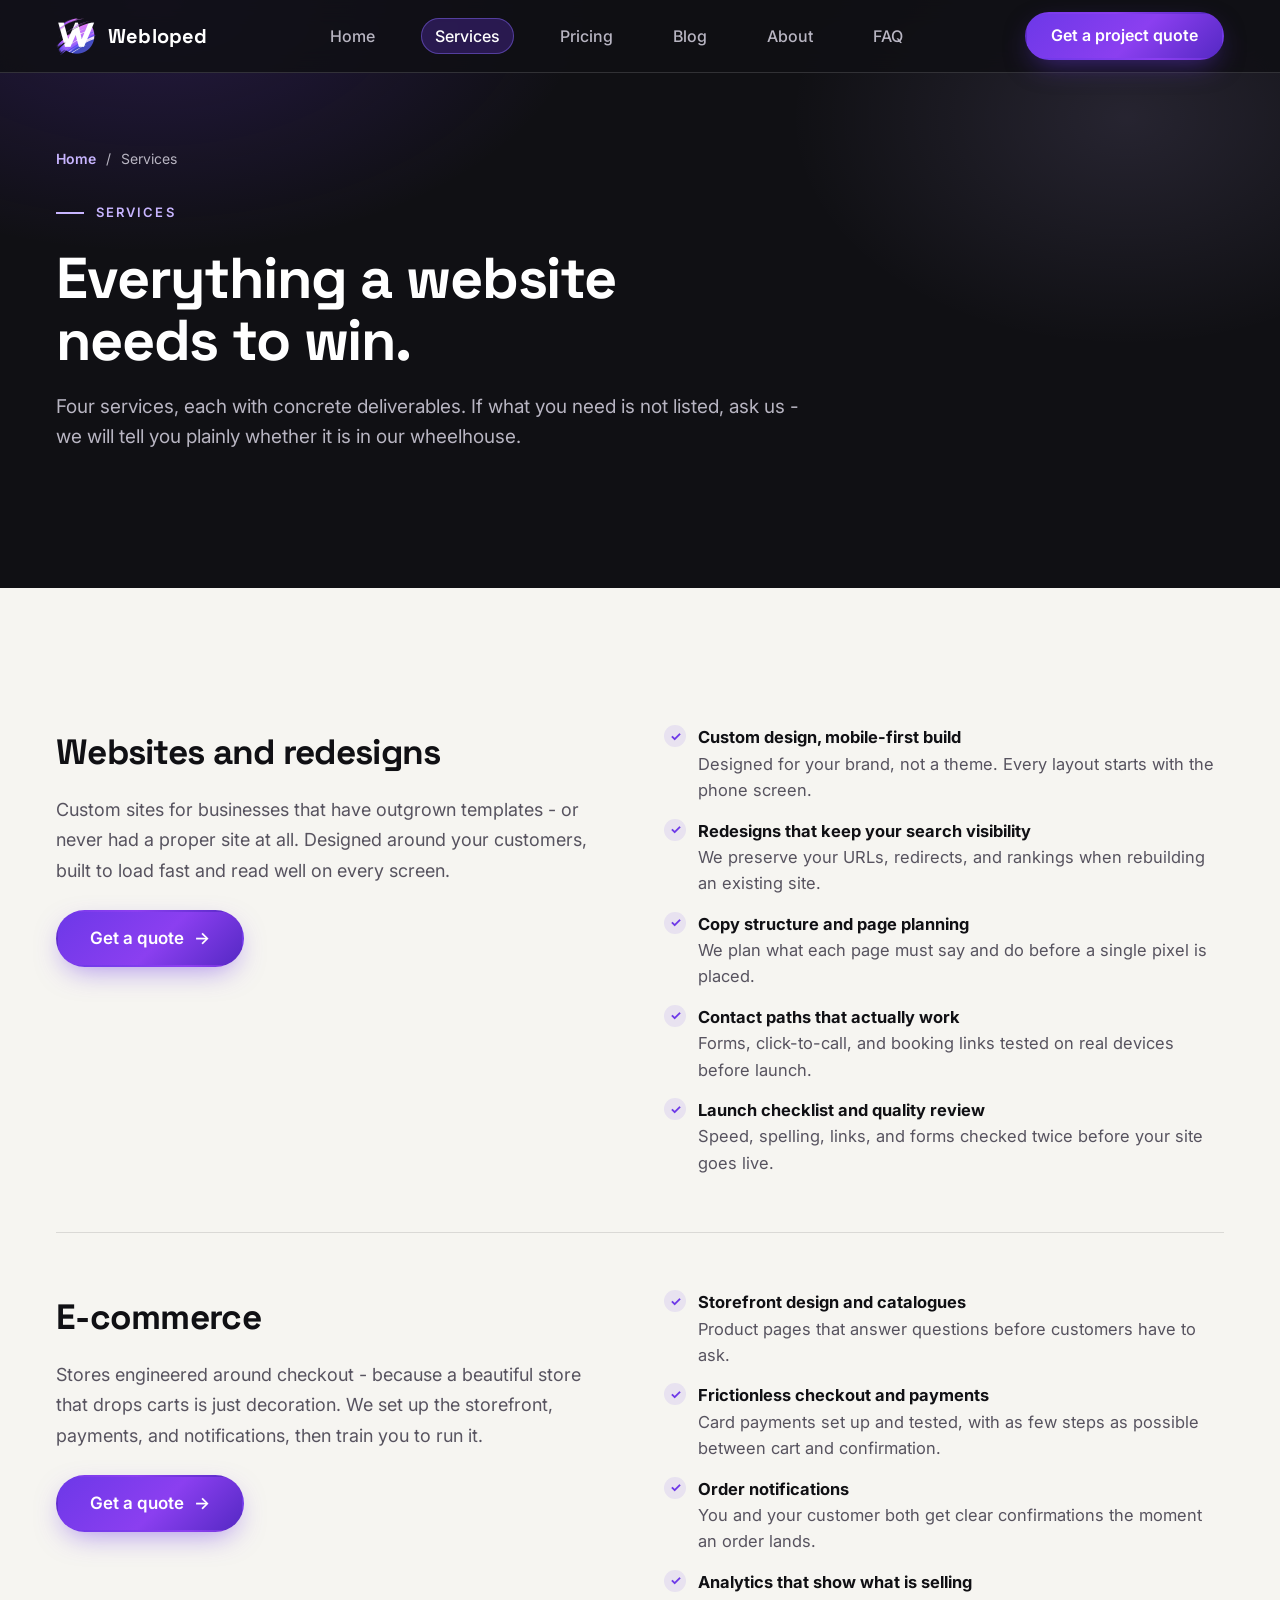
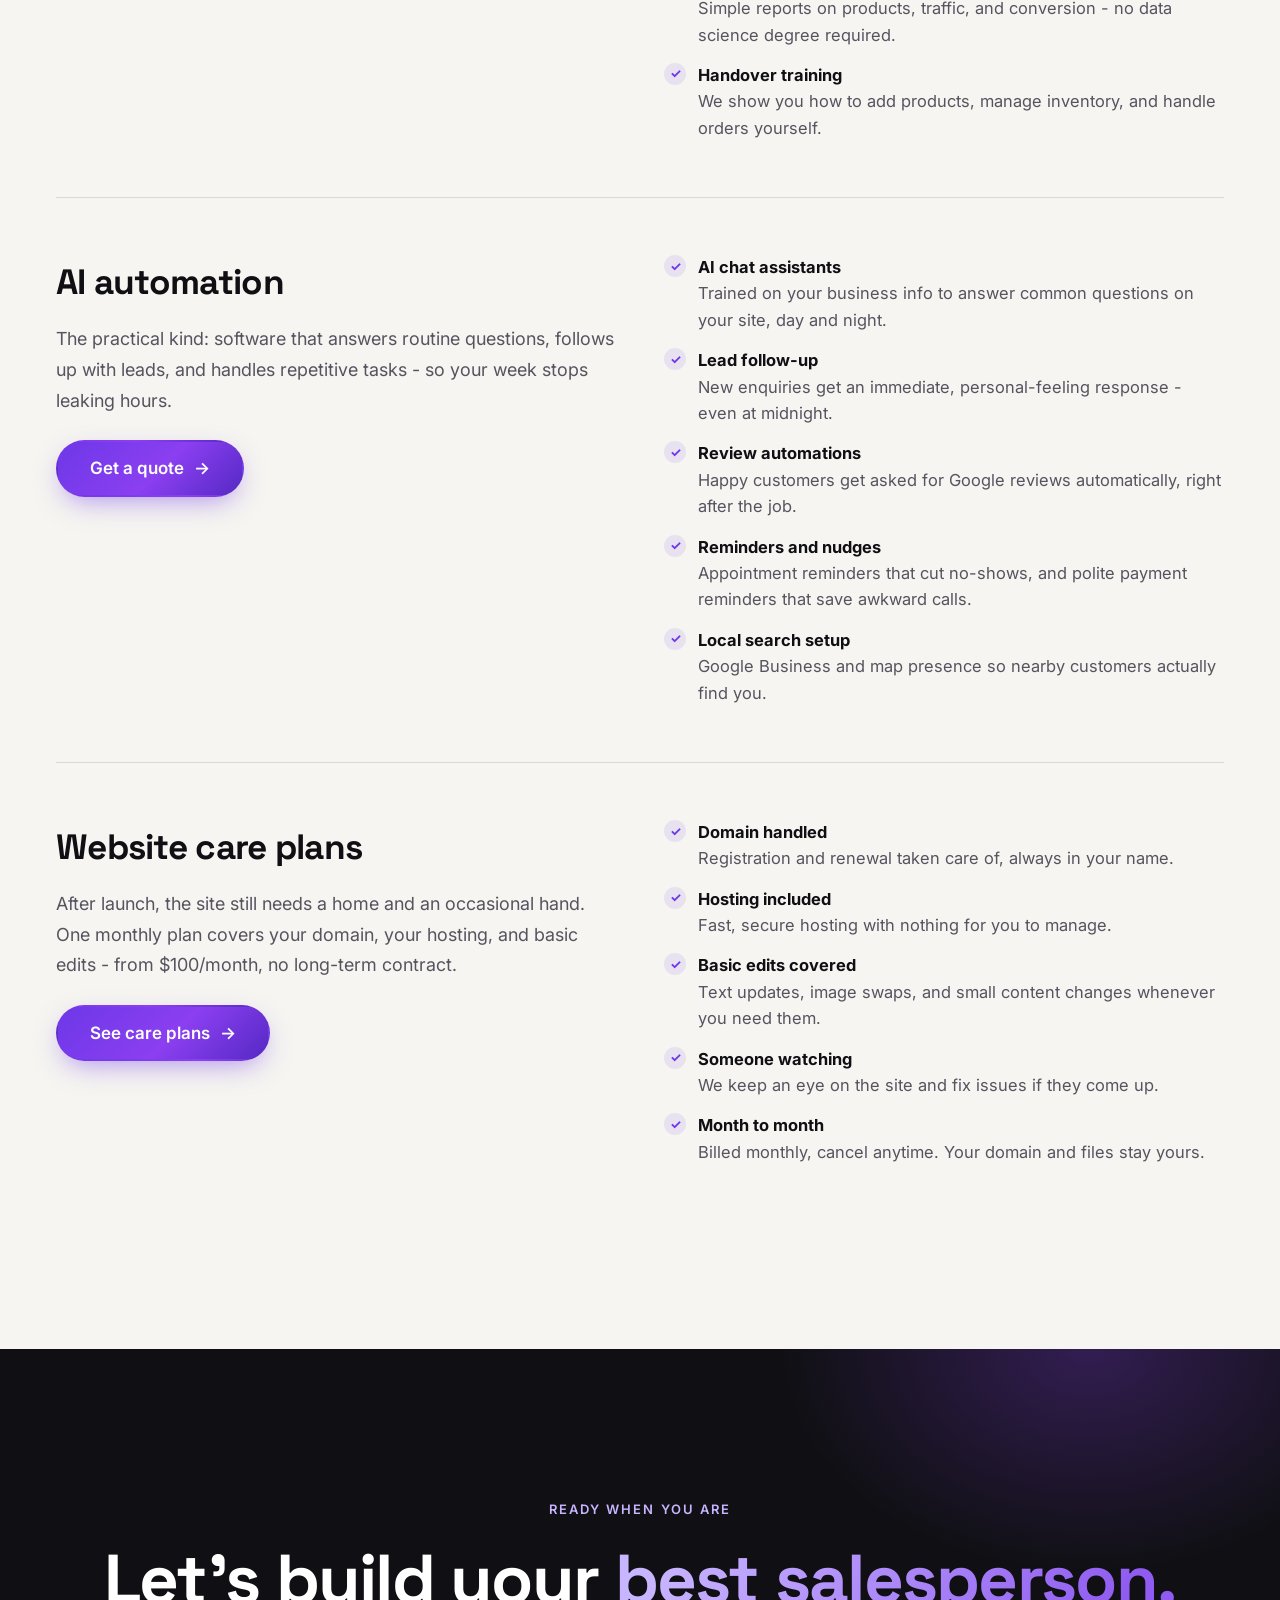
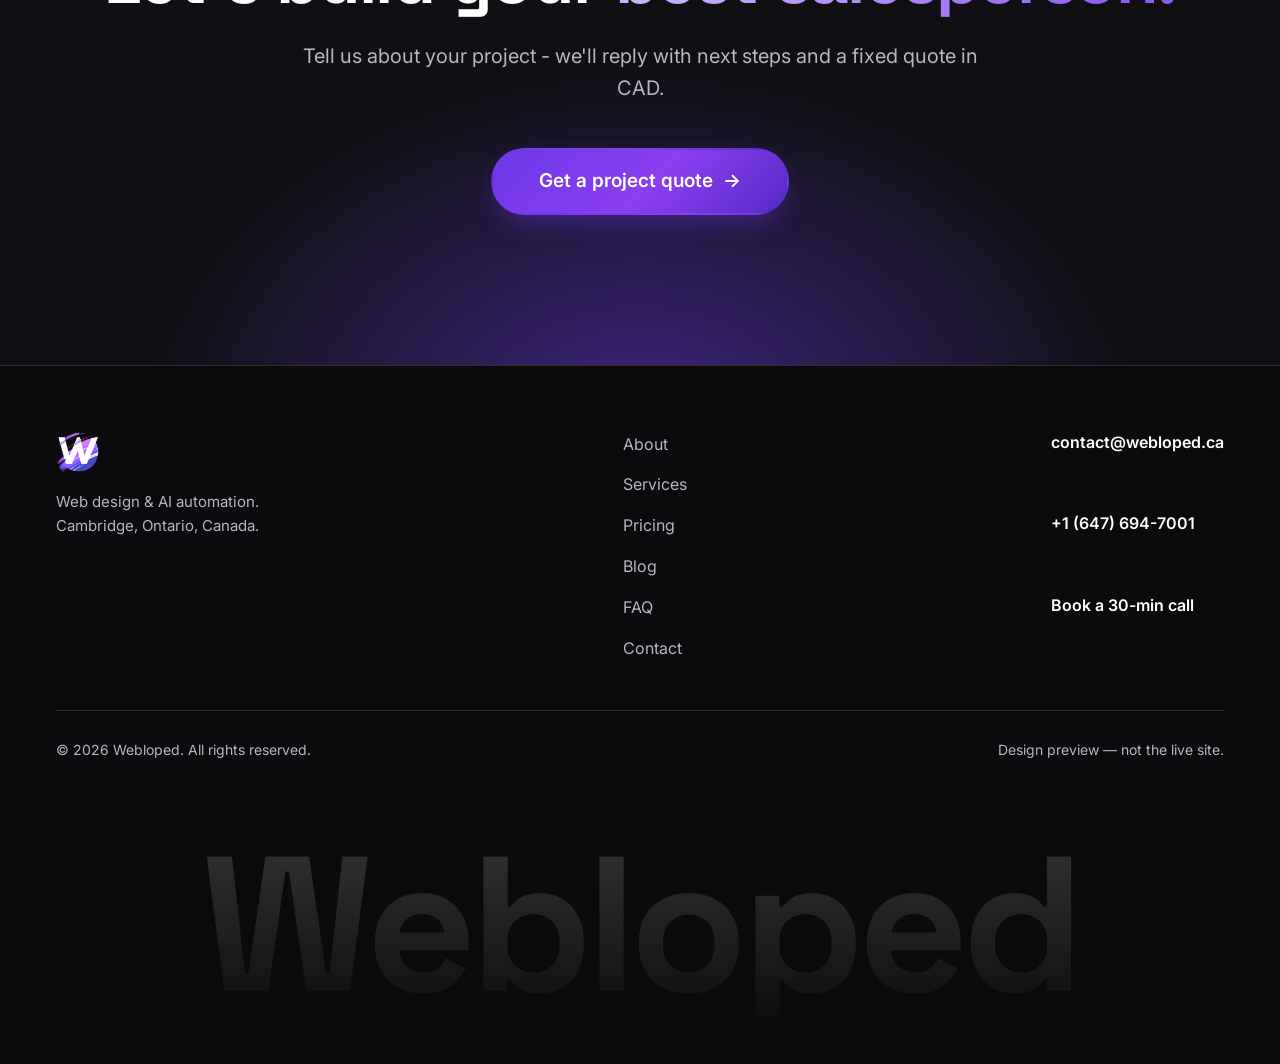
<file: services.html>
<!DOCTYPE html>
<html lang="en">
<head>
  <meta charset="UTF-8">
  <meta name="viewport" content="width=device-width, initial-scale=1.0">
  <meta name="robots" content="noindex">
  <title>Services — web design, e-commerce, AI automation | Webloped</title>
  <meta name="description" content="Webloped services: custom websites and redesigns, e-commerce stores, AI automation and chatbots, plus website care plans from $100/month. Fixed quotes in CAD.">
  <link rel="canonical" href="https://webloped.ca/services.html">
  <meta property="og:type" content="website">
  <meta property="og:site_name" content="Webloped">
  <meta property="og:title" content="Services — web design, e-commerce, AI automation | Webloped">
  <meta property="og:url" content="https://webloped.ca/services.html">
  <meta property="og:image" content="https://webloped.ca/assets/img/og-card.jpg">
  <link rel="icon" href="assets/img/logo.png">
  <link rel="preconnect" href="https://fonts.googleapis.com">
  <link rel="preconnect" href="https://fonts.gstatic.com" crossorigin>
  <link href="https://fonts.googleapis.com/css2?family=Inter:wght@400;500;600;700&family=Space+Grotesk:wght@500;600;700&display=swap" rel="stylesheet">
  <link rel="stylesheet" href="css/style.css">
</head>
<body>
  <a class="skip-link" href="#main">Skip to content</a>

  <header class="site-header on-dark">
    <div class="wrap header-inner">
      <a class="brand" href="index.html" aria-label="Webloped — home">
        <img src="assets/img/logo-w.png" alt="" width="40" height="40">
        <span class="brand-name">Webloped</span>
      </a>
      <nav class="site-nav" id="siteNav" aria-label="Primary">
        <ul>
          <li><a href="index.html">Home</a></li>
          <li><a href="services.html" aria-current="page">Services</a></li>
          <li><a href="pricing.html">Pricing</a></li>
          <li><a href="blog/index.html">Blog</a></li>
          <li><a href="about.html">About</a></li>
          <li><a href="index.html#faq">FAQ</a></li>
        </ul>
      </nav>
      <a class="btn btn-primary header-cta" href="contact.html">Get a project quote</a>
      <button class="nav-toggle" id="navToggle" aria-expanded="false" aria-controls="siteNav" aria-label="Open menu">
        <svg width="22" height="16" viewBox="0 0 22 16" fill="none" aria-hidden="true">
          <path d="M1 1h20M1 8h20M1 15h20" stroke="currentColor" stroke-width="2" stroke-linecap="round"/>
        </svg>
      </button>
    </div>
  </header>

  <main id="main">
    <section class="page-hero on-dark" aria-labelledby="page-title">
      <div class="wrap">
        <nav class="case-crumb" aria-label="Breadcrumb">
          <a href="index.html">Home</a>
          <span aria-hidden="true">/</span>
          <span aria-current="page">Services</span>
        </nav>
        <div class="section-head">
          <p class="eyebrow">Services</p>
          <h1 id="page-title">Everything a website needs to win.</h1>
          <p class="section-lede">Four services, each with concrete deliverables. If what you need is not listed, ask us - we will tell you plainly whether it is in our wheelhouse.</p>
        </div>
      </div>
    </section>

    <section class="section" aria-label="Service details">
      <div class="wrap">

        <div class="detail-block">
          <div class="detail-grid">
            <div>
              <h2>Websites and redesigns</h2>
              <p class="detail-lede">Custom sites for businesses that have outgrown templates - or never had a proper site at all. Designed around your customers, built to load fast and read well on every screen.</p>
              <a class="btn btn-primary" href="contact.html">Get a quote <span class="arrow" aria-hidden="true">→</span></a>
            </div>
            <ul class="detail-list">
              <li><strong>Custom design, mobile-first build</strong>Designed for your brand, not a theme. Every layout starts with the phone screen.</li>
              <li><strong>Redesigns that keep your search visibility</strong>We preserve your URLs, redirects, and rankings when rebuilding an existing site.</li>
              <li><strong>Copy structure and page planning</strong>We plan what each page must say and do before a single pixel is placed.</li>
              <li><strong>Contact paths that actually work</strong>Forms, click-to-call, and booking links tested on real devices before launch.</li>
              <li><strong>Launch checklist and quality review</strong>Speed, spelling, links, and forms checked twice before your site goes live.</li>
            </ul>
          </div>
        </div>

        <div class="detail-block">
          <div class="detail-grid">
            <div>
              <h2>E-commerce</h2>
              <p class="detail-lede">Stores engineered around checkout - because a beautiful store that drops carts is just decoration. We set up the storefront, payments, and notifications, then train you to run it.</p>
              <a class="btn btn-primary" href="contact.html">Get a quote <span class="arrow" aria-hidden="true">→</span></a>
            </div>
            <ul class="detail-list">
              <li><strong>Storefront design and catalogues</strong>Product pages that answer questions before customers have to ask.</li>
              <li><strong>Frictionless checkout and payments</strong>Card payments set up and tested, with as few steps as possible between cart and confirmation.</li>
              <li><strong>Order notifications</strong>You and your customer both get clear confirmations the moment an order lands.</li>
              <li><strong>Analytics that show what is selling</strong>Simple reports on products, traffic, and conversion - no data science degree required.</li>
              <li><strong>Handover training</strong>We show you how to add products, manage inventory, and handle orders yourself.</li>
            </ul>
          </div>
        </div>

        <div class="detail-block">
          <div class="detail-grid">
            <div>
              <h2>AI automation</h2>
              <p class="detail-lede">The practical kind: software that answers routine questions, follows up with leads, and handles repetitive tasks - so your week stops leaking hours.</p>
              <a class="btn btn-primary" href="contact.html">Get a quote <span class="arrow" aria-hidden="true">→</span></a>
            </div>
            <ul class="detail-list">
              <li><strong>AI chat assistants</strong>Trained on your business info to answer common questions on your site, day and night.</li>
              <li><strong>Lead follow-up</strong>New enquiries get an immediate, personal-feeling response - even at midnight.</li>
              <li><strong>Review automations</strong>Happy customers get asked for Google reviews automatically, right after the job.</li>
              <li><strong>Reminders and nudges</strong>Appointment reminders that cut no-shows, and polite payment reminders that save awkward calls.</li>
              <li><strong>Local search setup</strong>Google Business and map presence so nearby customers actually find you.</li>
            </ul>
          </div>
        </div>

        <div class="detail-block">
          <div class="detail-grid">
            <div>
              <h2>Website care plans</h2>
              <p class="detail-lede">After launch, the site still needs a home and an occasional hand. One monthly plan covers your domain, your hosting, and basic edits - from $100/month, no long-term contract.</p>
              <a class="btn btn-primary" href="pricing.html">See care plans <span class="arrow" aria-hidden="true">→</span></a>
            </div>
            <ul class="detail-list">
              <li><strong>Domain handled</strong>Registration and renewal taken care of, always in your name.</li>
              <li><strong>Hosting included</strong>Fast, secure hosting with nothing for you to manage.</li>
              <li><strong>Basic edits covered</strong>Text updates, image swaps, and small content changes whenever you need them.</li>
              <li><strong>Someone watching</strong>We keep an eye on the site and fix issues if they come up.</li>
              <li><strong>Month to month</strong>Billed monthly, cancel anytime. Your domain and files stay yours.</li>
            </ul>
          </div>
        </div>

      </div>
    </section>

    <section class="cta-band on-dark" aria-labelledby="cta-title">
      <div class="wrap cta-inner">
        <p class="eyebrow">Ready when you are</p>
        <h2 id="cta-title">Let's build your <span class="grad-text">best salesperson.</span></h2>
        <p class="cta-sub">Tell us about your project - we'll reply with next steps and a fixed quote in CAD.</p>
        <a class="btn btn-primary btn-lg" href="contact.html">Get a project quote <span class="arrow" aria-hidden="true">→</span></a>
      </div>
    </section>
  </main>

  <footer class="site-footer on-dark">
    <div class="wrap">
      <div class="footer-grid">
        <div class="footer-brand">
          <img src="assets/img/logo-w.png" alt="" width="44" height="44">
          <p>Web design &amp; AI automation.<br>Cambridge, Ontario, Canada.</p>
        </div>
        <nav class="footer-nav" aria-label="Footer">
          <ul>
            <li><a href="about.html">About</a></li>
            <li><a href="services.html" aria-current="page">Services</a></li>
            <li><a href="pricing.html">Pricing</a></li>
            <li><a href="blog/index.html">Blog</a></li>
            <li><a href="index.html#faq">FAQ</a></li>
            <li><a href="contact.html">Contact</a></li>
          </ul>
        </nav>
        <div class="footer-contact">
          <a href="mailto:contact@webloped.ca">contact@webloped.ca</a>
          <a href="tel:+16476947001">+1 (647) 694-7001</a>
          <a href="https://calendly.com/webloped/30min" target="_blank" rel="noopener">Book a 30-min call</a>
        </div>
      </div>
      <div class="footer-base">
        <span>© 2026 Webloped. All rights reserved.</span>
        <span>Design preview — not the live site.</span>
      </div>
      <p class="footer-word" aria-hidden="true">Webloped</p>
    </div>
  </footer>

  <script src="js/main.js" defer></script>
</body>
</html>
</file>
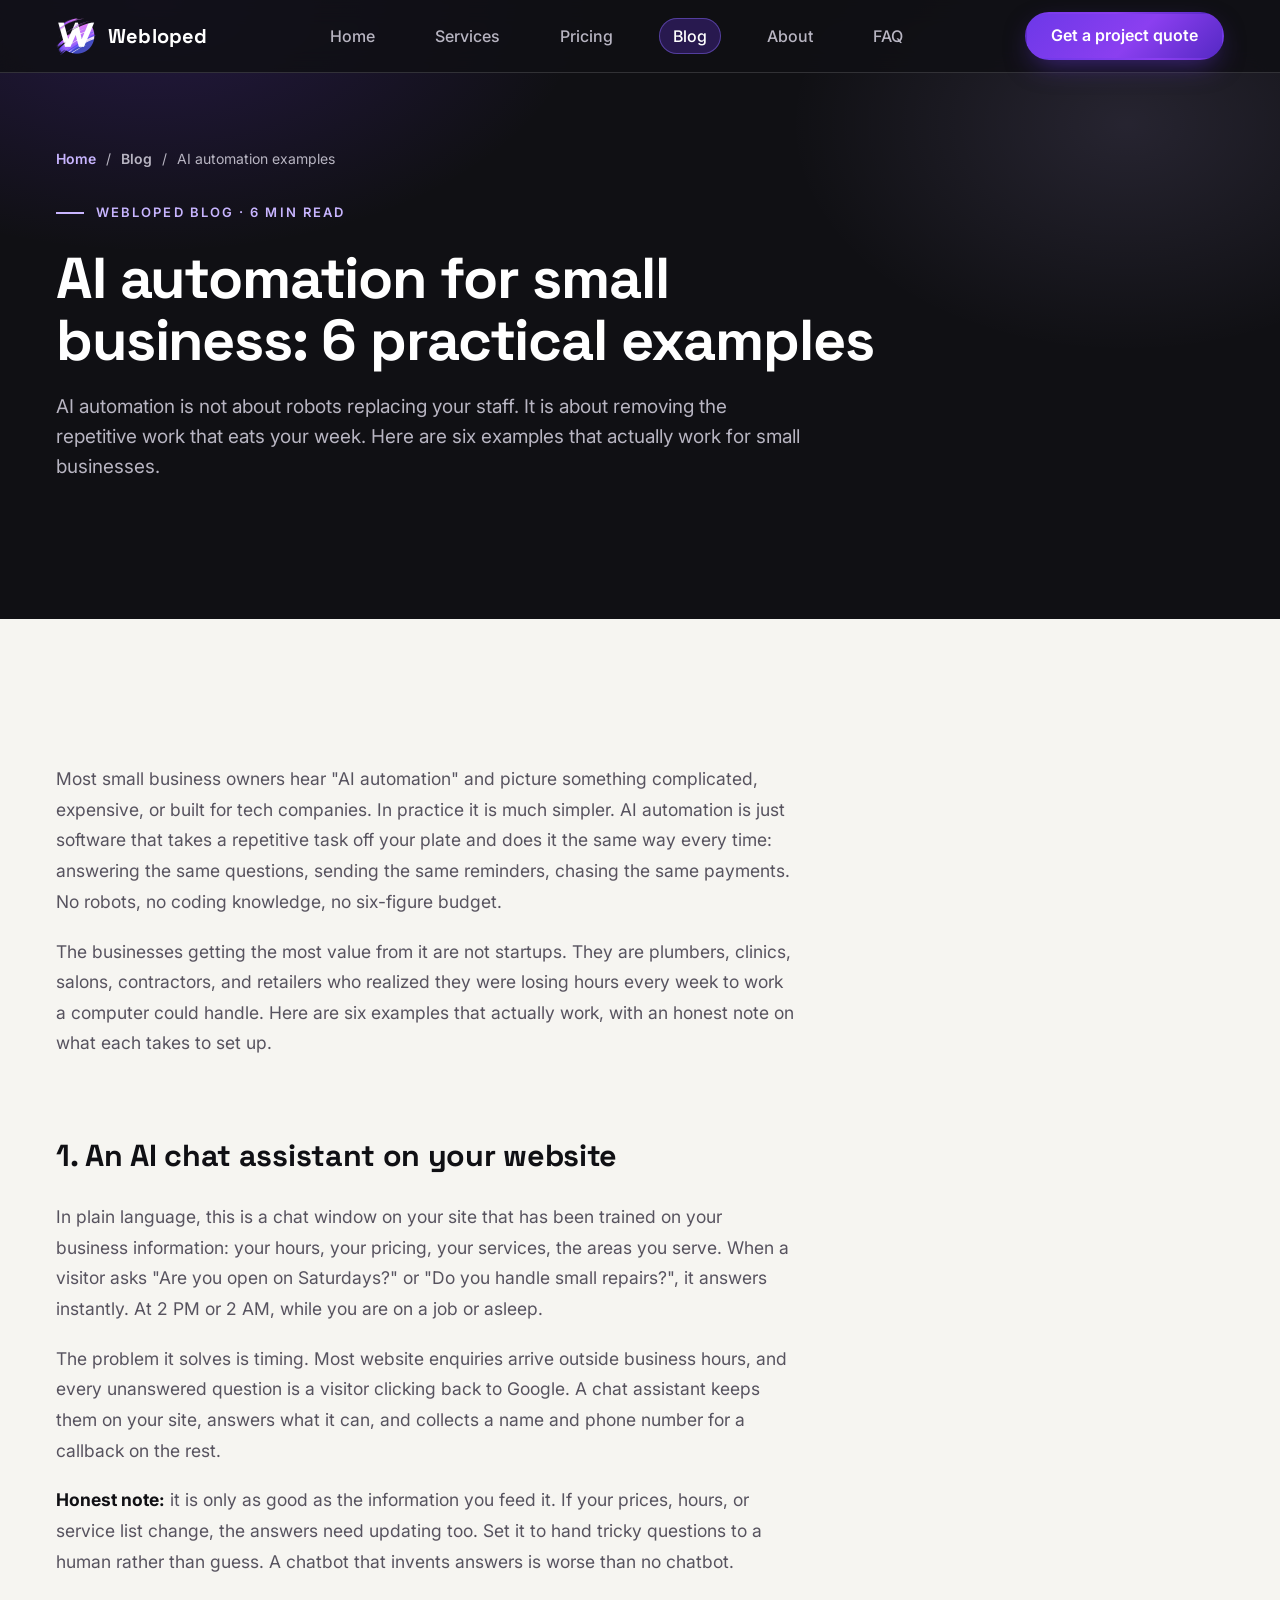
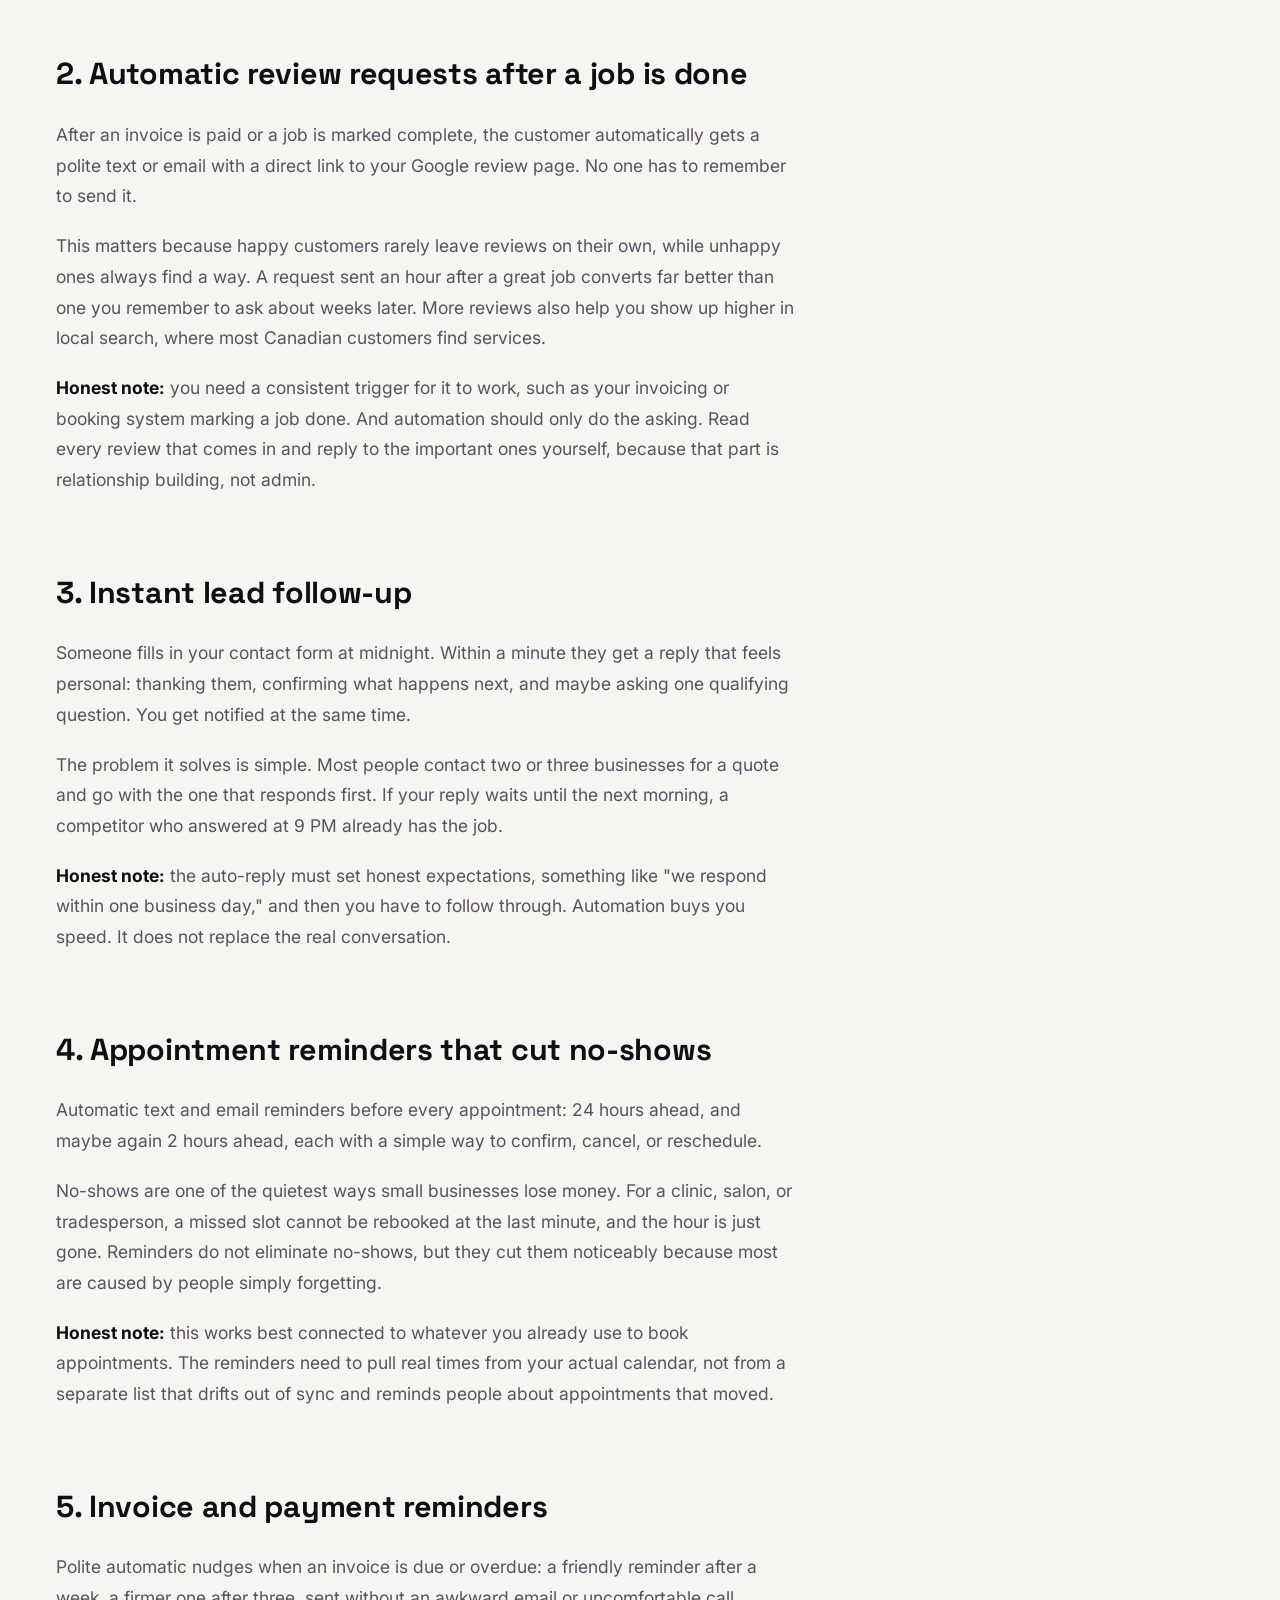
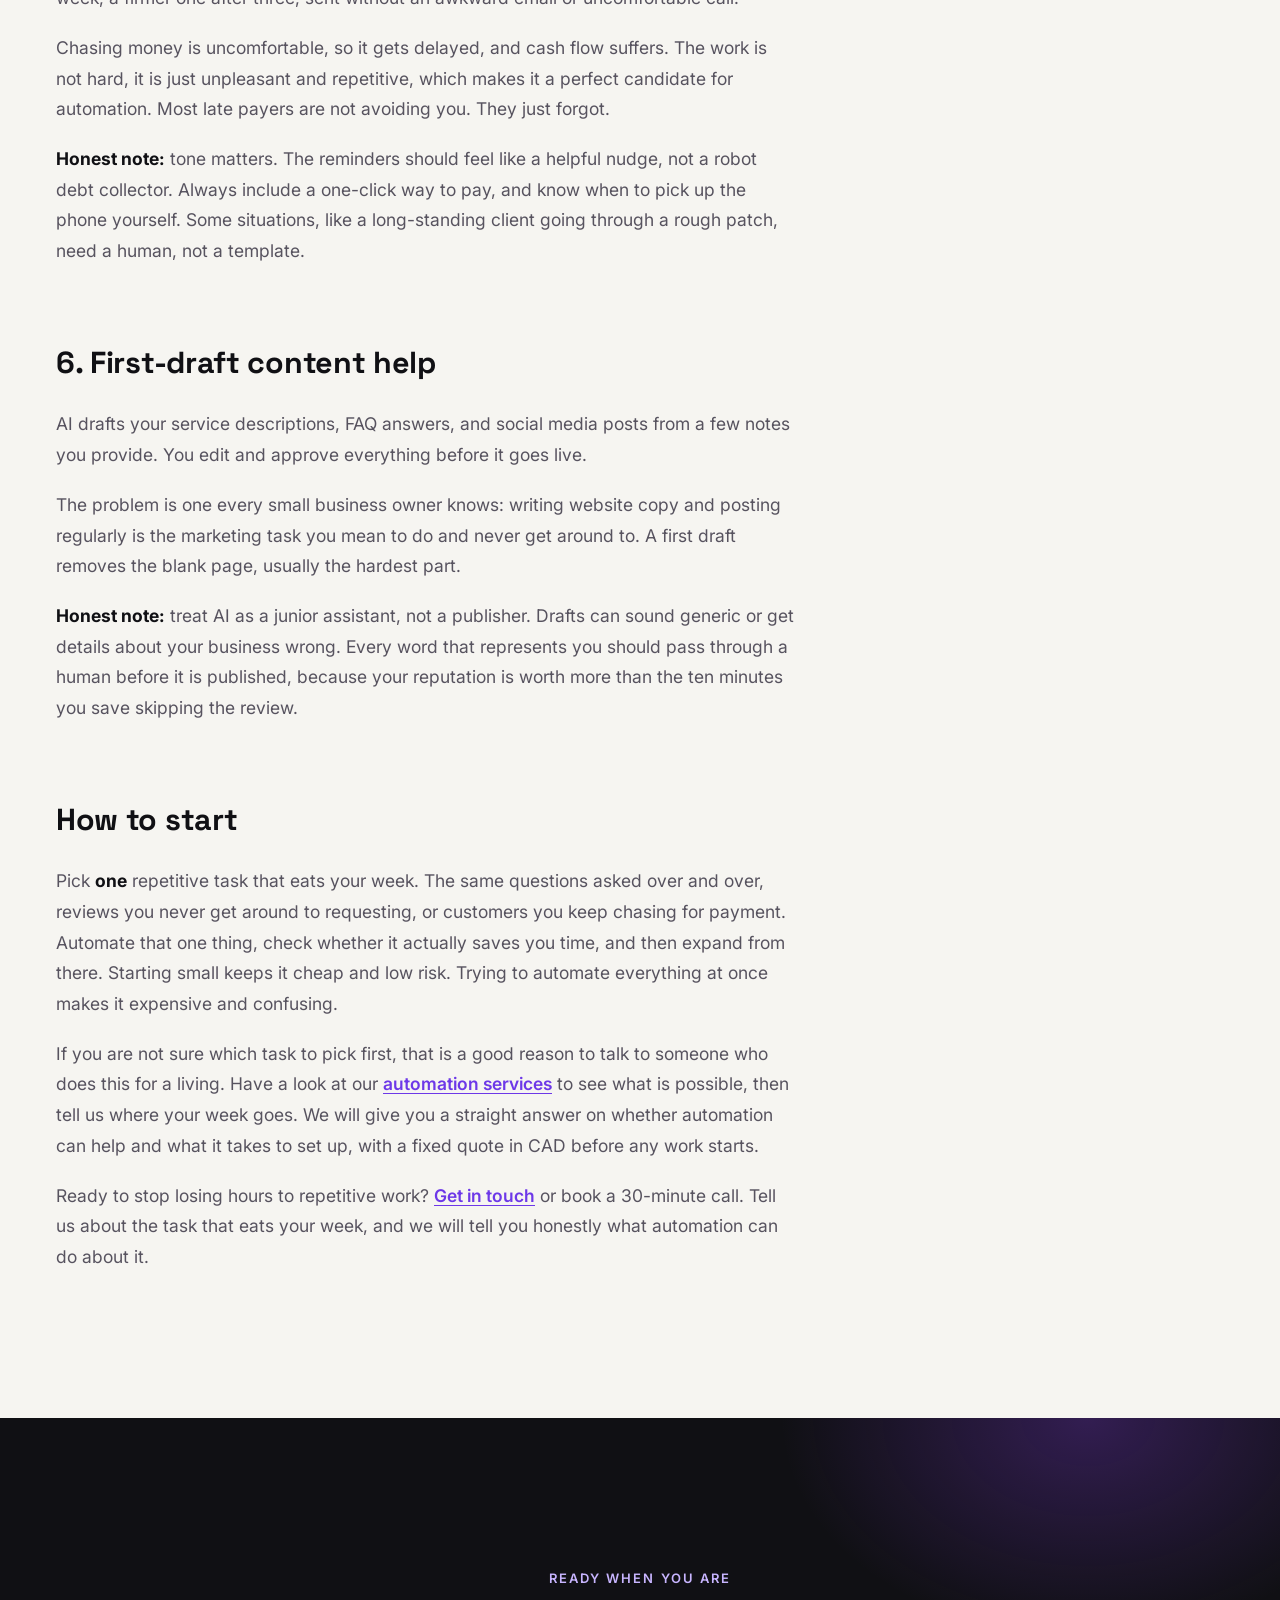
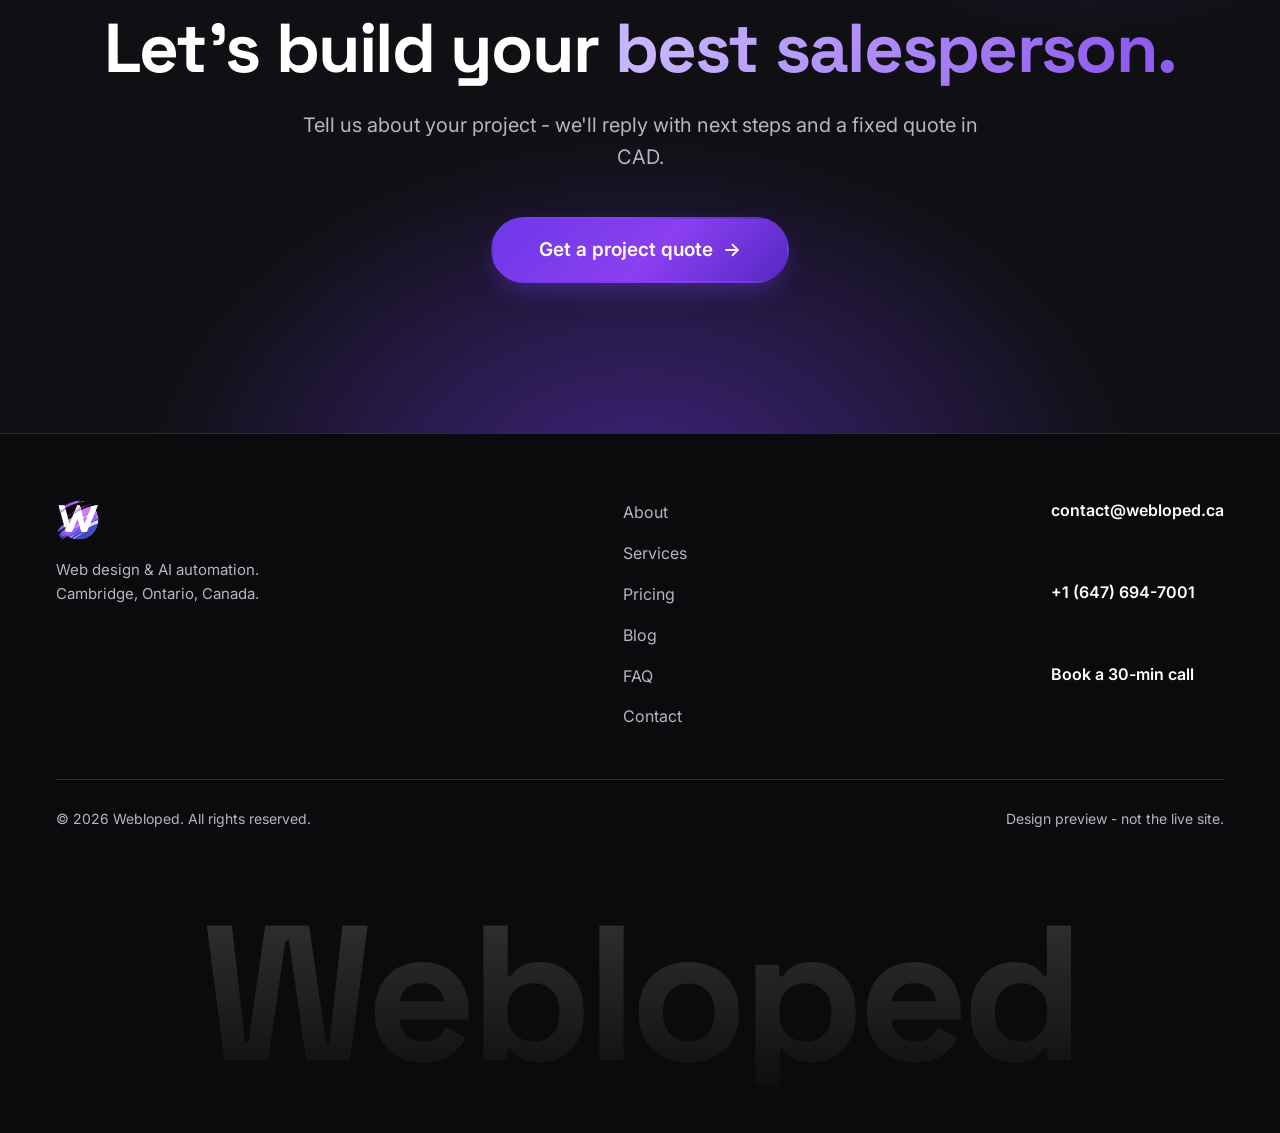
<file: blog/ai-automation-for-small-business.html>
<!DOCTYPE html>
<html lang="en">
<head>
  <meta charset="UTF-8">
  <meta name="viewport" content="width=device-width, initial-scale=1.0">
  <meta name="robots" content="noindex">
  <title>AI automation for small business: 6 practical examples | Webloped Blog</title>
  <meta name="description" content="Forget the hype. Six realistic ways small businesses use AI automation today to save hours every week - with honest notes on what each takes to set up.">
  <link rel="canonical" href="https://webloped.ca/blog/ai-automation-for-small-business.html">
  <meta property="og:type" content="article">
  <meta property="og:site_name" content="Webloped">
  <meta property="og:title" content="AI automation for small business: 6 practical examples">
  <meta property="og:url" content="https://webloped.ca/blog/ai-automation-for-small-business.html">
  <meta property="og:image" content="https://webloped.ca/assets/img/og-card.jpg">
  <link rel="icon" href="../assets/img/logo.png">
  <link rel="preconnect" href="https://fonts.googleapis.com">
  <link rel="preconnect" href="https://fonts.gstatic.com" crossorigin>
  <link href="https://fonts.googleapis.com/css2?family=Inter:wght@400;500;600;700&family=Space+Grotesk:wght@500;600;700&display=swap" rel="stylesheet">
  <link rel="stylesheet" href="../css/style.css">
  <script type="application/ld+json">
  {"@context":"https://schema.org","@type":"BlogPosting","headline":"AI automation for small business: 6 practical examples","description":"Forget the hype. Six realistic ways small businesses use AI automation today to save hours every week - with honest notes on what each takes to set up.","datePublished":"2026-09-24","author":{"@type":"Organization","name":"Webloped","url":"https://webloped.ca"},"publisher":{"@type":"Organization","name":"Webloped","url":"https://webloped.ca"},"mainEntityOfPage":"https://webloped.ca/blog/ai-automation-for-small-business.html"}
  </script>
</head>
<body>
  <a class="skip-link" href="#main">Skip to content</a>
  <header class="site-header on-dark">
    <div class="wrap header-inner">
      <a class="brand" href="../index.html" aria-label="Webloped - home">
        <img src="../assets/img/logo-w.png" alt="" width="40" height="40">
        <span class="brand-name">Webloped</span>
      </a>
      <nav class="site-nav" id="siteNav" aria-label="Primary">
        <ul>
          <li><a href="../index.html">Home</a></li>
          <li><a href="../services.html">Services</a></li>
          <li><a href="../pricing.html">Pricing</a></li>
          <li><a href="index.html" aria-current="page">Blog</a></li>
          <li><a href="../about.html">About</a></li>
          <li><a href="../index.html#faq">FAQ</a></li>
        </ul>
      </nav>
      <a class="btn btn-primary header-cta" href="../contact.html">Get a project quote</a>
      <button class="nav-toggle" id="navToggle" aria-expanded="false" aria-controls="siteNav" aria-label="Open menu">
        <svg width="22" height="16" viewBox="0 0 22 16" fill="none" aria-hidden="true">
          <path d="M1 1h20M1 8h20M1 15h20" stroke="currentColor" stroke-width="2" stroke-linecap="round"/>
        </svg>
      </button>
    </div>
  </header>
  <main id="main">
    <article>
      <section class="page-hero on-dark" aria-labelledby="post-title">
        <div class="wrap">
          <nav class="case-crumb" aria-label="Breadcrumb">
            <a href="../index.html">Home</a>
            <span aria-hidden="true">/</span>
            <a href="index.html" aria-current="page">Blog</a>
            <span aria-hidden="true">/</span>
            <span aria-current="page">AI automation examples</span>
          </nav>
          <div class="section-head">
            <p class="eyebrow">Webloped blog · 6 min read</p>
            <h1 id="post-title">AI automation for small business: 6 practical examples</h1>
            <p class="section-lede">AI automation is not about robots replacing your staff. It is about removing the repetitive work that eats your week. Here are six examples that actually work for small businesses.</p>
          </div>
        </div>
      </section>
      <section class="section" aria-label="Article">
        <div class="wrap">
          <div class="prose">
            <p>Most small business owners hear "AI automation" and picture something complicated, expensive, or built for tech companies. In practice it is much simpler. AI automation is just software that takes a repetitive task off your plate and does it the same way every time: answering the same questions, sending the same reminders, chasing the same payments. No robots, no coding knowledge, no six-figure budget.</p>
            <p>The businesses getting the most value from it are not startups. They are plumbers, clinics, salons, contractors, and retailers who realized they were losing hours every week to work a computer could handle. Here are six examples that actually work, with an honest note on what each takes to set up.</p>

            <h2>1. An AI chat assistant on your website</h2>
            <p>In plain language, this is a chat window on your site that has been trained on your business information: your hours, your pricing, your services, the areas you serve. When a visitor asks "Are you open on Saturdays?" or "Do you handle small repairs?", it answers instantly. At 2 PM or 2 AM, while you are on a job or asleep.</p>
            <p>The problem it solves is timing. Most website enquiries arrive outside business hours, and every unanswered question is a visitor clicking back to Google. A chat assistant keeps them on your site, answers what it can, and collects a name and phone number for a callback on the rest.</p>
            <p><strong>Honest note:</strong> it is only as good as the information you feed it. If your prices, hours, or service list change, the answers need updating too. Set it to hand tricky questions to a human rather than guess. A chatbot that invents answers is worse than no chatbot.</p>

            <h2>2. Automatic review requests after a job is done</h2>
            <p>After an invoice is paid or a job is marked complete, the customer automatically gets a polite text or email with a direct link to your Google review page. No one has to remember to send it.</p>
            <p>This matters because happy customers rarely leave reviews on their own, while unhappy ones always find a way. A request sent an hour after a great job converts far better than one you remember to ask about weeks later. More reviews also help you show up higher in local search, where most Canadian customers find services.</p>
            <p><strong>Honest note:</strong> you need a consistent trigger for it to work, such as your invoicing or booking system marking a job done. And automation should only do the asking. Read every review that comes in and reply to the important ones yourself, because that part is relationship building, not admin.</p>

            <h2>3. Instant lead follow-up</h2>
            <p>Someone fills in your contact form at midnight. Within a minute they get a reply that feels personal: thanking them, confirming what happens next, and maybe asking one qualifying question. You get notified at the same time.</p>
            <p>The problem it solves is simple. Most people contact two or three businesses for a quote and go with the one that responds first. If your reply waits until the next morning, a competitor who answered at 9 PM already has the job.</p>
            <p><strong>Honest note:</strong> the auto-reply must set honest expectations, something like "we respond within one business day," and then you have to follow through. Automation buys you speed. It does not replace the real conversation.</p>

            <h2>4. Appointment reminders that cut no-shows</h2>
            <p>Automatic text and email reminders before every appointment: 24 hours ahead, and maybe again 2 hours ahead, each with a simple way to confirm, cancel, or reschedule.</p>
            <p>No-shows are one of the quietest ways small businesses lose money. For a clinic, salon, or tradesperson, a missed slot cannot be rebooked at the last minute, and the hour is just gone. Reminders do not eliminate no-shows, but they cut them noticeably because most are caused by people simply forgetting.</p>
            <p><strong>Honest note:</strong> this works best connected to whatever you already use to book appointments. The reminders need to pull real times from your actual calendar, not from a separate list that drifts out of sync and reminds people about appointments that moved.</p>

            <h2>5. Invoice and payment reminders</h2>
            <p>Polite automatic nudges when an invoice is due or overdue: a friendly reminder after a week, a firmer one after three, sent without an awkward email or uncomfortable call.</p>
            <p>Chasing money is uncomfortable, so it gets delayed, and cash flow suffers. The work is not hard, it is just unpleasant and repetitive, which makes it a perfect candidate for automation. Most late payers are not avoiding you. They just forgot.</p>
            <p><strong>Honest note:</strong> tone matters. The reminders should feel like a helpful nudge, not a robot debt collector. Always include a one-click way to pay, and know when to pick up the phone yourself. Some situations, like a long-standing client going through a rough patch, need a human, not a template.</p>

            <h2>6. First-draft content help</h2>
            <p>AI drafts your service descriptions, FAQ answers, and social media posts from a few notes you provide. You edit and approve everything before it goes live.</p>
            <p>The problem is one every small business owner knows: writing website copy and posting regularly is the marketing task you mean to do and never get around to. A first draft removes the blank page, usually the hardest part.</p>
            <p><strong>Honest note:</strong> treat AI as a junior assistant, not a publisher. Drafts can sound generic or get details about your business wrong. Every word that represents you should pass through a human before it is published, because your reputation is worth more than the ten minutes you save skipping the review.</p>

            <h2>How to start</h2>
            <p>Pick <strong>one</strong> repetitive task that eats your week. The same questions asked over and over, reviews you never get around to requesting, or customers you keep chasing for payment. Automate that one thing, check whether it actually saves you time, and then expand from there. Starting small keeps it cheap and low risk. Trying to automate everything at once makes it expensive and confusing.</p>
            <p>If you are not sure which task to pick first, that is a good reason to talk to someone who does this for a living. Have a look at our <a href="../services.html">automation services</a> to see what is possible, then tell us where your week goes. We will give you a straight answer on whether automation can help and what it takes to set up, with a fixed quote in CAD before any work starts.</p>
            <p>Ready to stop losing hours to repetitive work? <a href="../contact.html">Get in touch</a> or book a 30-minute call. Tell us about the task that eats your week, and we will tell you honestly what automation can do about it.</p>
          </div>
        </div>
      </section>
    </article>
    <section class="cta-band on-dark" aria-labelledby="cta-title">
      <div class="wrap cta-inner">
        <p class="eyebrow">Ready when you are</p>
        <h2 id="cta-title">Let's build your <span class="grad-text">best salesperson.</span></h2>
        <p class="cta-sub">Tell us about your project - we'll reply with next steps and a fixed quote in CAD.</p>
        <a class="btn btn-primary btn-lg" href="../contact.html">Get a project quote <span class="arrow" aria-hidden="true">→</span></a>
      </div>
    </section>
  </main>
  <footer class="site-footer on-dark">
    <div class="wrap">
      <div class="footer-grid">
        <div class="footer-brand">
          <img src="../assets/img/logo-w.png" alt="" width="44" height="44">
          <p>Web design &amp; AI automation.<br>Cambridge, Ontario, Canada.</p>
        </div>
        <nav class="footer-nav" aria-label="Footer">
          <ul>
            <li><a href="../about.html">About</a></li>
            <li><a href="../services.html">Services</a></li>
            <li><a href="../pricing.html">Pricing</a></li>
            <li><a href="index.html" aria-current="page">Blog</a></li>
            <li><a href="../index.html#faq">FAQ</a></li>
            <li><a href="../contact.html">Contact</a></li>
          </ul>
        </nav>
        <div class="footer-contact">
          <a href="mailto:contact@webloped.ca">contact@webloped.ca</a>
          <a href="tel:+16476947001">+1 (647) 694-7001</a>
          <a href="https://calendly.com/webloped/30min" target="_blank" rel="noopener">Book a 30-min call</a>
        </div>
      </div>
      <div class="footer-base">
        <span>© 2026 Webloped. All rights reserved.</span>
        <span>Design preview - not the live site.</span>
      </div>
      <p class="footer-word" aria-hidden="true">Webloped</p>
    </div>
  </footer>
  <script src="../js/main.js" defer></script>
</body>
</html>
</file>
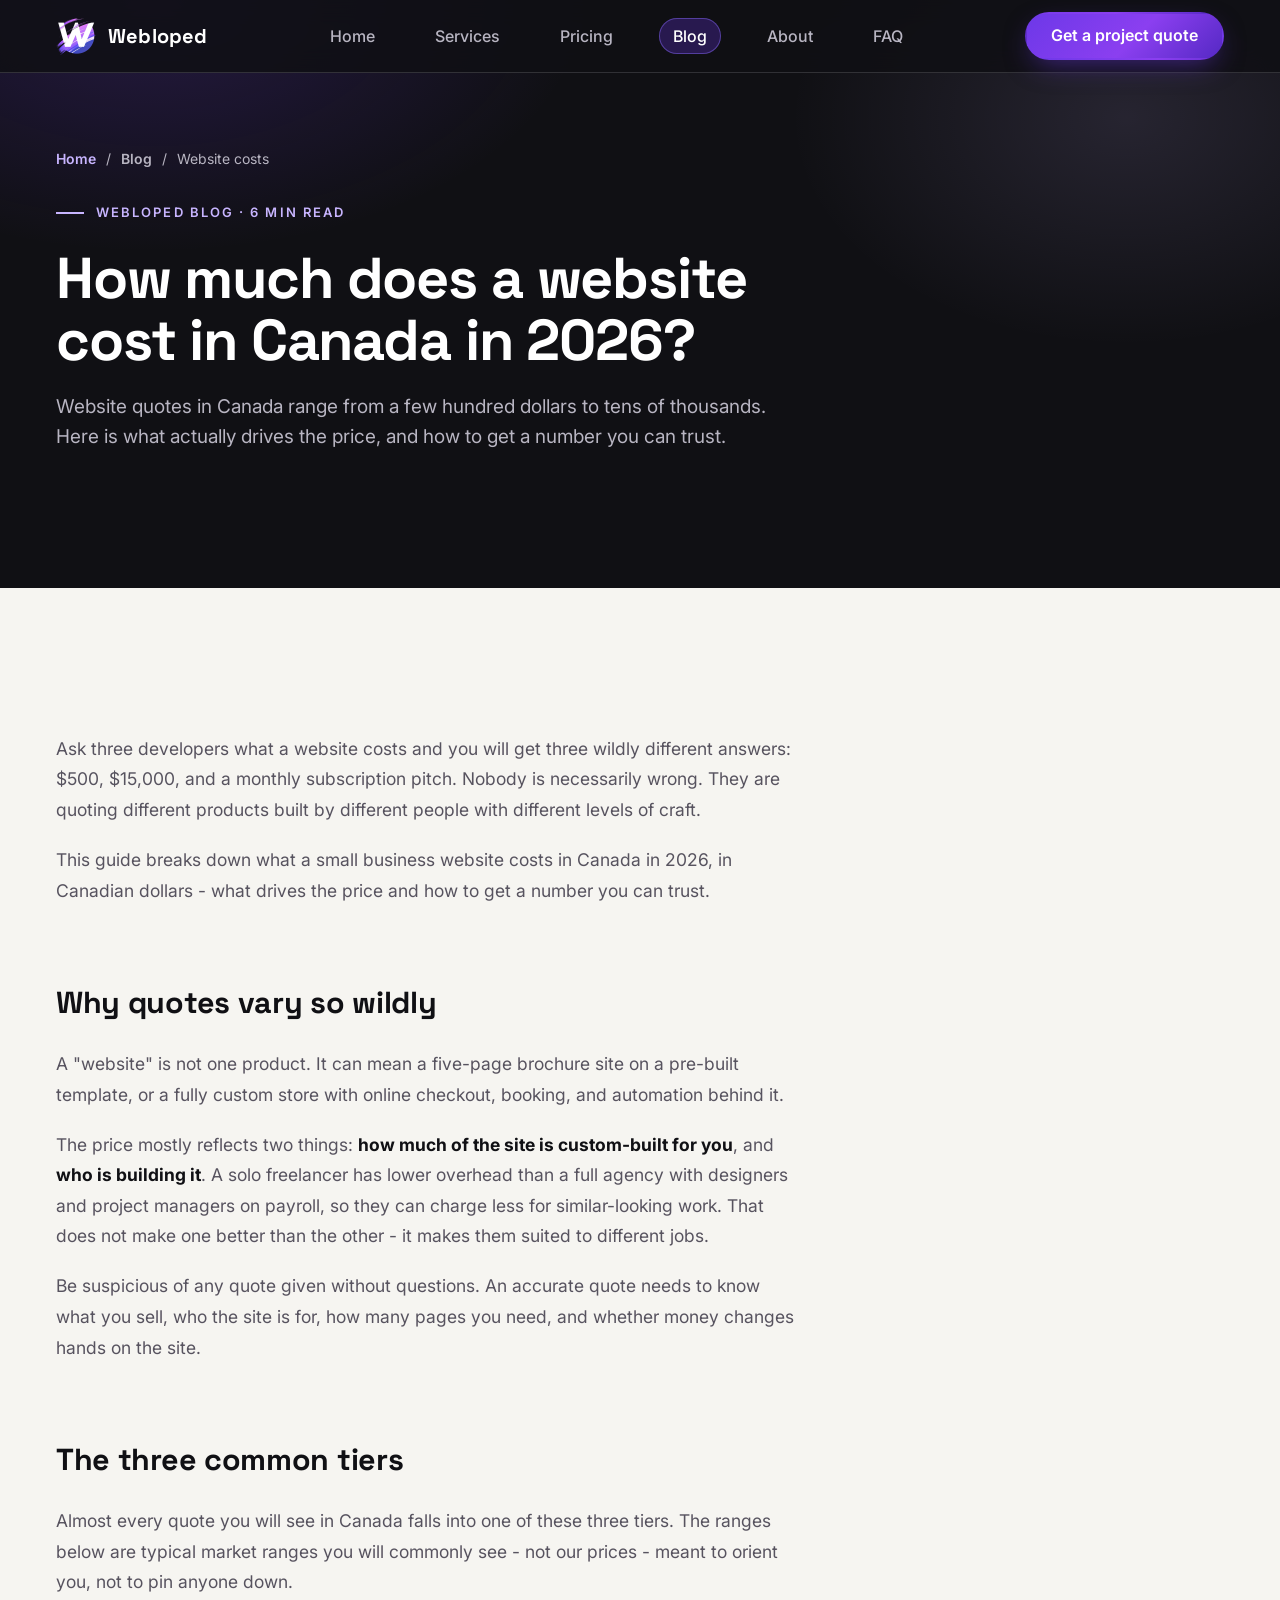
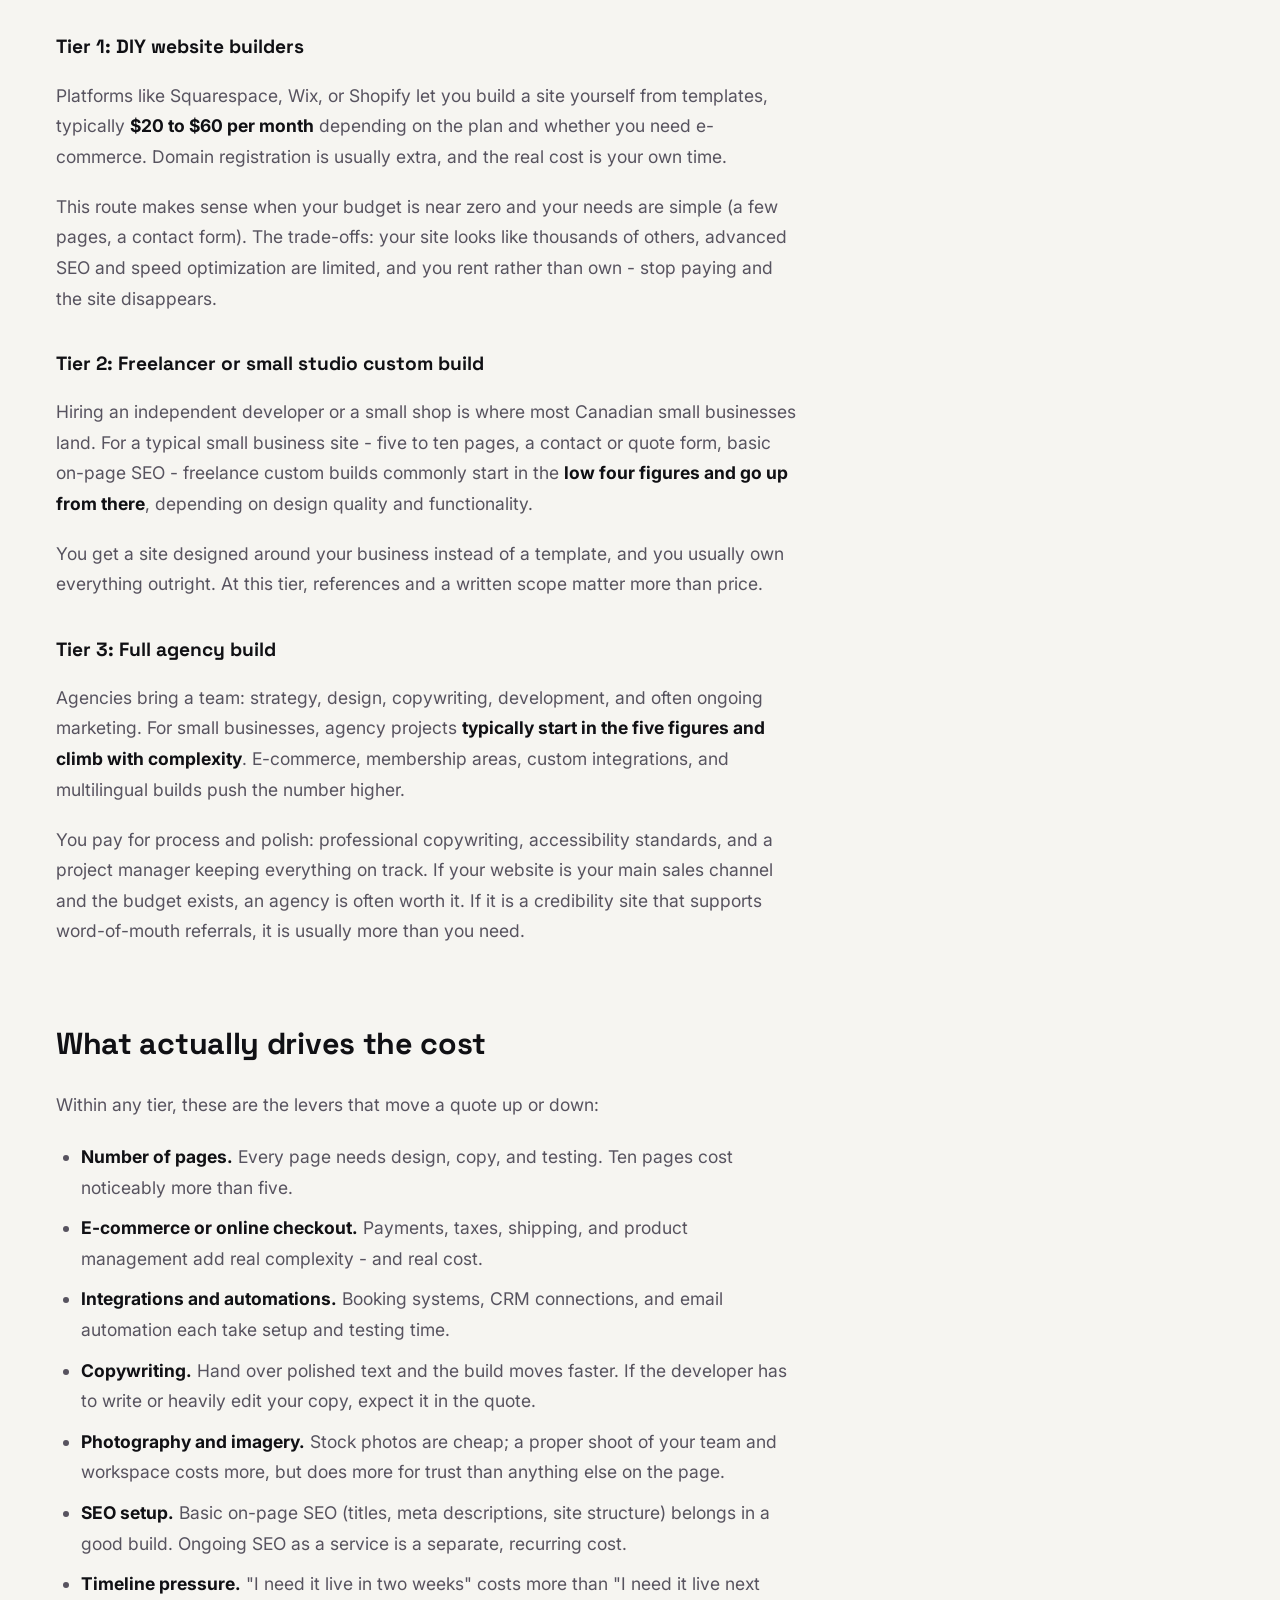
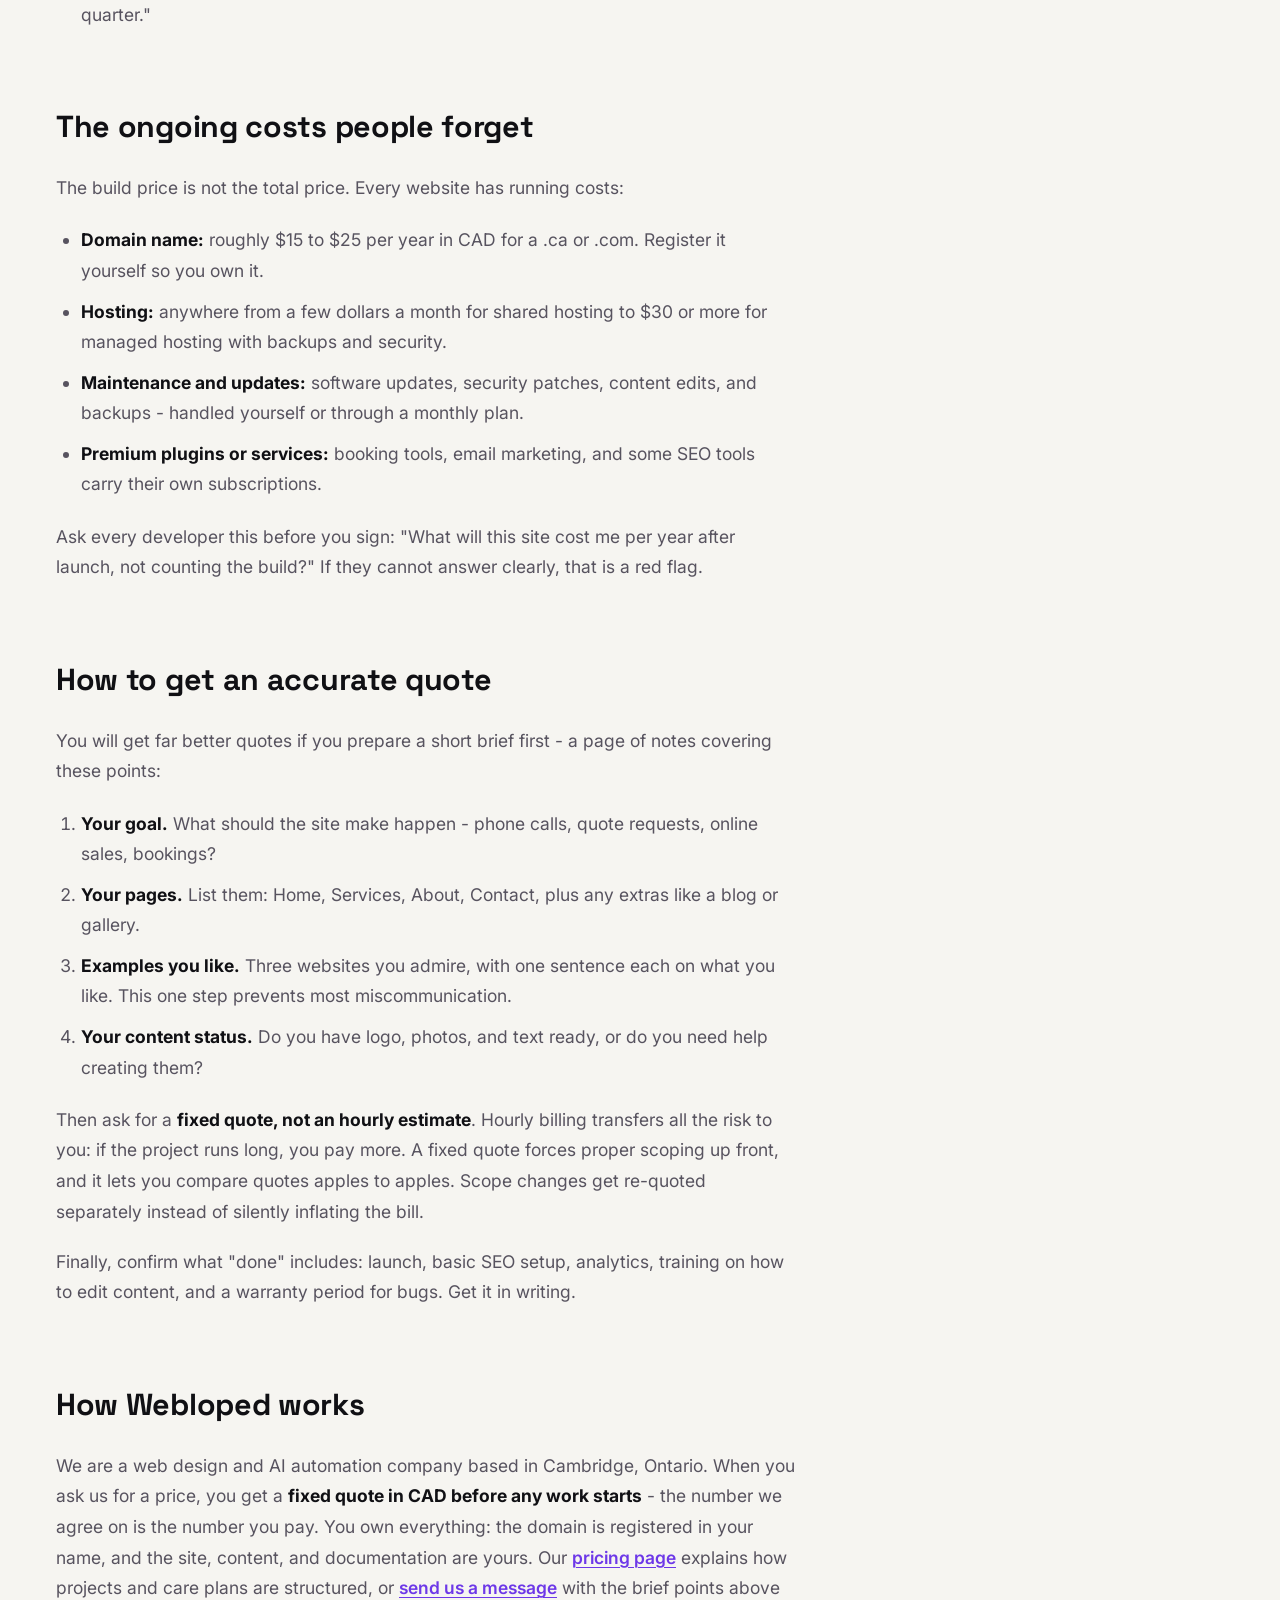
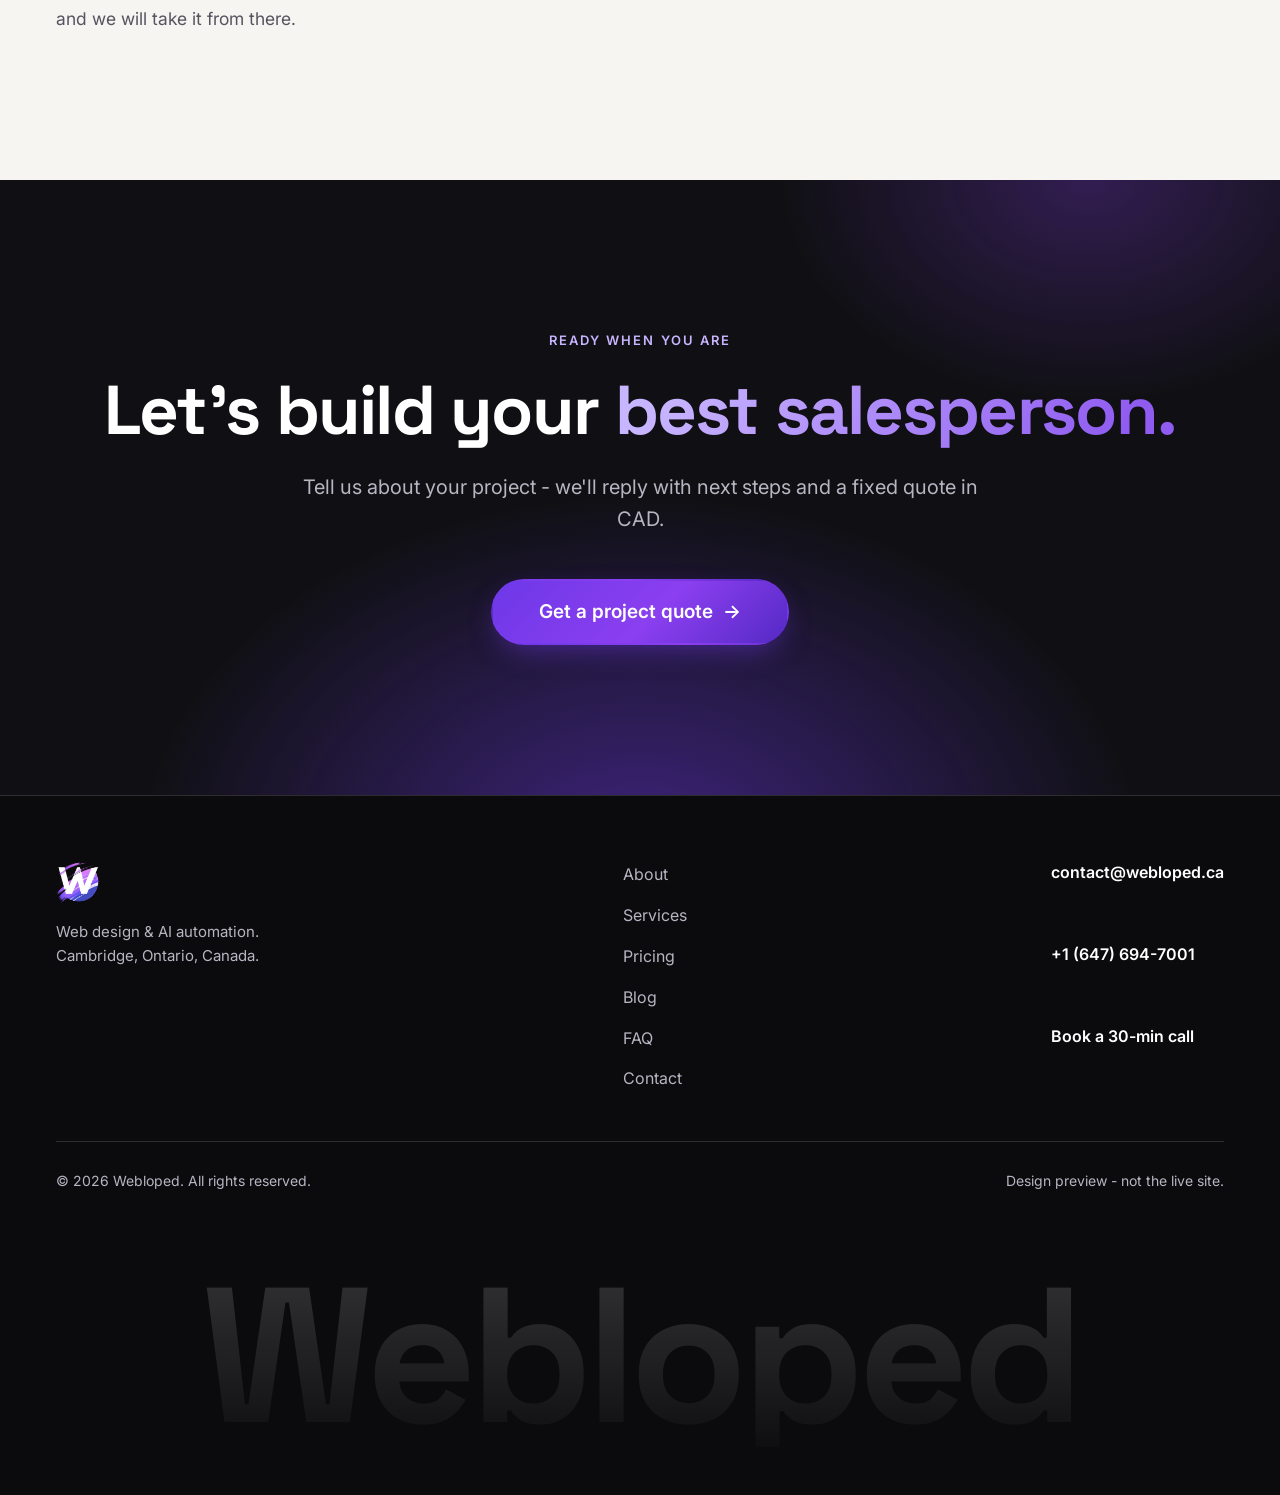
<file: blog/how-much-does-a-website-cost-in-canada.html>
<!DOCTYPE html>
<html lang="en">
<head>
  <meta charset="UTF-8">
  <meta name="viewport" content="width=device-width, initial-scale=1.0">
  <meta name="robots" content="noindex">
  <title>How much does a website cost in Canada in 2026? | Webloped Blog</title>
  <meta name="description" content="What a small business website really costs in Canada in 2026, what drives the price up or down, and how to get an accurate fixed quote.">
  <link rel="canonical" href="https://webloped.ca/blog/how-much-does-a-website-cost-in-canada.html">
  <meta property="og:type" content="article">
  <meta property="og:site_name" content="Webloped">
  <meta property="og:title" content="How much does a website cost in Canada in 2026?">
  <meta property="og:url" content="https://webloped.ca/blog/how-much-does-a-website-cost-in-canada.html">
  <meta property="og:image" content="https://webloped.ca/assets/img/og-card.jpg">
  <link rel="icon" href="../assets/img/logo.png">
  <link rel="preconnect" href="https://fonts.googleapis.com">
  <link rel="preconnect" href="https://fonts.gstatic.com" crossorigin>
  <link href="https://fonts.googleapis.com/css2?family=Inter:wght@400;500;600;700&family=Space+Grotesk:wght@500;600;700&display=swap" rel="stylesheet">
  <link rel="stylesheet" href="../css/style.css">
  <script type="application/ld+json">
  {"@context":"https://schema.org","@type":"BlogPosting","headline":"How much does a website cost in Canada in 2026?","description":"What a small business website really costs in Canada in 2026, what drives the price up or down, and how to get an accurate fixed quote.","datePublished":"2026-09-24","author":{"@type":"Organization","name":"Webloped","url":"https://webloped.ca"},"publisher":{"@type":"Organization","name":"Webloped","url":"https://webloped.ca"},"mainEntityOfPage":"https://webloped.ca/blog/how-much-does-a-website-cost-in-canada.html"}
  </script>
</head>
<body>
  <a class="skip-link" href="#main">Skip to content</a>
  <header class="site-header on-dark">
    <div class="wrap header-inner">
      <a class="brand" href="../index.html" aria-label="Webloped - home">
        <img src="../assets/img/logo-w.png" alt="" width="40" height="40">
        <span class="brand-name">Webloped</span>
      </a>
      <nav class="site-nav" id="siteNav" aria-label="Primary">
        <ul>
          <li><a href="../index.html">Home</a></li>
          <li><a href="../services.html">Services</a></li>
          <li><a href="../pricing.html">Pricing</a></li>
          <li><a href="index.html" aria-current="page">Blog</a></li>
          <li><a href="../about.html">About</a></li>
          <li><a href="../index.html#faq">FAQ</a></li>
        </ul>
      </nav>
      <a class="btn btn-primary header-cta" href="../contact.html">Get a project quote</a>
      <button class="nav-toggle" id="navToggle" aria-expanded="false" aria-controls="siteNav" aria-label="Open menu">
        <svg width="22" height="16" viewBox="0 0 22 16" fill="none" aria-hidden="true">
          <path d="M1 1h20M1 8h20M1 15h20" stroke="currentColor" stroke-width="2" stroke-linecap="round"/>
        </svg>
      </button>
    </div>
  </header>
  <main id="main">
    <article>
      <section class="page-hero on-dark" aria-labelledby="post-title">
        <div class="wrap">
          <nav class="case-crumb" aria-label="Breadcrumb">
            <a href="../index.html">Home</a>
            <span aria-hidden="true">/</span>
            <a href="index.html" aria-current="page">Blog</a>
            <span aria-hidden="true">/</span>
            <span aria-current="page">Website costs</span>
          </nav>
          <div class="section-head">
            <p class="eyebrow">Webloped blog · 6 min read</p>
            <h1 id="post-title">How much does a website cost in Canada in 2026?</h1>
            <p class="section-lede">Website quotes in Canada range from a few hundred dollars to tens of thousands. Here is what actually drives the price, and how to get a number you can trust.</p>
          </div>
        </div>
      </section>
      <section class="section" aria-label="Article">
        <div class="wrap">
          <div class="prose">
            <p>Ask three developers what a website costs and you will get three wildly different answers: $500, $15,000, and a monthly subscription pitch. Nobody is necessarily wrong. They are quoting different products built by different people with different levels of craft.</p>
            <p>This guide breaks down what a small business website costs in Canada in 2026, in Canadian dollars - what drives the price and how to get a number you can trust.</p>

            <h2>Why quotes vary so wildly</h2>
            <p>A "website" is not one product. It can mean a five-page brochure site on a pre-built template, or a fully custom store with online checkout, booking, and automation behind it.</p>
            <p>The price mostly reflects two things: <strong>how much of the site is custom-built for you</strong>, and <strong>who is building it</strong>. A solo freelancer has lower overhead than a full agency with designers and project managers on payroll, so they can charge less for similar-looking work. That does not make one better than the other - it makes them suited to different jobs.</p>
            <p>Be suspicious of any quote given without questions. An accurate quote needs to know what you sell, who the site is for, how many pages you need, and whether money changes hands on the site.</p>

            <h2>The three common tiers</h2>
            <p>Almost every quote you will see in Canada falls into one of these three tiers. The ranges below are typical market ranges you will commonly see - not our prices - meant to orient you, not to pin anyone down.</p>

            <h3>Tier 1: DIY website builders</h3>
            <p>Platforms like Squarespace, Wix, or Shopify let you build a site yourself from templates, typically <strong>$20 to $60 per month</strong> depending on the plan and whether you need e-commerce. Domain registration is usually extra, and the real cost is your own time.</p>
            <p>This route makes sense when your budget is near zero and your needs are simple (a few pages, a contact form). The trade-offs: your site looks like thousands of others, advanced SEO and speed optimization are limited, and you rent rather than own - stop paying and the site disappears.</p>

            <h3>Tier 2: Freelancer or small studio custom build</h3>
            <p>Hiring an independent developer or a small shop is where most Canadian small businesses land. For a typical small business site - five to ten pages, a contact or quote form, basic on-page SEO - freelance custom builds commonly start in the <strong>low four figures and go up from there</strong>, depending on design quality and functionality.</p>
            <p>You get a site designed around your business instead of a template, and you usually own everything outright. At this tier, references and a written scope matter more than price.</p>

            <h3>Tier 3: Full agency build</h3>
            <p>Agencies bring a team: strategy, design, copywriting, development, and often ongoing marketing. For small businesses, agency projects <strong>typically start in the five figures and climb with complexity</strong>. E-commerce, membership areas, custom integrations, and multilingual builds push the number higher.</p>
            <p>You pay for process and polish: professional copywriting, accessibility standards, and a project manager keeping everything on track. If your website is your main sales channel and the budget exists, an agency is often worth it. If it is a credibility site that supports word-of-mouth referrals, it is usually more than you need.</p>

            <h2>What actually drives the cost</h2>
            <p>Within any tier, these are the levers that move a quote up or down:</p>
            <ul>
              <li><strong>Number of pages.</strong> Every page needs design, copy, and testing. Ten pages cost noticeably more than five.</li>
              <li><strong>E-commerce or online checkout.</strong> Payments, taxes, shipping, and product management add real complexity - and real cost.</li>
              <li><strong>Integrations and automations.</strong> Booking systems, CRM connections, and email automation each take setup and testing time.</li>
              <li><strong>Copywriting.</strong> Hand over polished text and the build moves faster. If the developer has to write or heavily edit your copy, expect it in the quote.</li>
              <li><strong>Photography and imagery.</strong> Stock photos are cheap; a proper shoot of your team and workspace costs more, but does more for trust than anything else on the page.</li>
              <li><strong>SEO setup.</strong> Basic on-page SEO (titles, meta descriptions, site structure) belongs in a good build. Ongoing SEO as a service is a separate, recurring cost.</li>
              <li><strong>Timeline pressure.</strong> "I need it live in two weeks" costs more than "I need it live next quarter."</li>
            </ul>

            <h2>The ongoing costs people forget</h2>
            <p>The build price is not the total price. Every website has running costs:</p>            <ul>
              <li><strong>Domain name:</strong> roughly $15 to $25 per year in CAD for a .ca or .com. Register it yourself so you own it.</li>
              <li><strong>Hosting:</strong> anywhere from a few dollars a month for shared hosting to $30 or more for managed hosting with backups and security.</li>
              <li><strong>Maintenance and updates:</strong> software updates, security patches, content edits, and backups - handled yourself or through a monthly plan.</li>
              <li><strong>Premium plugins or services:</strong> booking tools, email marketing, and some SEO tools carry their own subscriptions.</li>
            </ul>
            <p>Ask every developer this before you sign: "What will this site cost me per year after launch, not counting the build?" If they cannot answer clearly, that is a red flag.</p>
            <h2>How to get an accurate quote</h2>
            <p>You will get far better quotes if you prepare a short brief first - a page of notes covering these points:</p>
            <ol>
              <li><strong>Your goal.</strong> What should the site make happen - phone calls, quote requests, online sales, bookings?</li>
              <li><strong>Your pages.</strong> List them: Home, Services, About, Contact, plus any extras like a blog or gallery.</li>
              <li><strong>Examples you like.</strong> Three websites you admire, with one sentence each on what you like. This one step prevents most miscommunication.</li>
              <li><strong>Your content status.</strong> Do you have logo, photos, and text ready, or do you need help creating them?</li>
            </ol>
            <p>Then ask for a <strong>fixed quote, not an hourly estimate</strong>. Hourly billing transfers all the risk to you: if the project runs long, you pay more. A fixed quote forces proper scoping up front, and it lets you compare quotes apples to apples. Scope changes get re-quoted separately instead of silently inflating the bill.</p>
            <p>Finally, confirm what "done" includes: launch, basic SEO setup, analytics, training on how to edit content, and a warranty period for bugs. Get it in writing.</p>

            <h2>How Webloped works</h2>
            <p>We are a web design and AI automation company based in Cambridge, Ontario. When you ask us for a price, you get a <strong>fixed quote in CAD before any work starts</strong> - the number we agree on is the number you pay. You own everything: the domain is registered in your name, and the site, content, and documentation are yours. Our <a href="../pricing.html">pricing page</a> explains how projects and care plans are structured, or <a href="../contact.html">send us a message</a> with the brief points above and we will take it from there.</p>
          </div>
        </div>
      </section>
    </article>
    <section class="cta-band on-dark" aria-labelledby="cta-title">
      <div class="wrap cta-inner">
        <p class="eyebrow">Ready when you are</p>
        <h2 id="cta-title">Let's build your <span class="grad-text">best salesperson.</span></h2>
        <p class="cta-sub">Tell us about your project - we'll reply with next steps and a fixed quote in CAD.</p>
        <a class="btn btn-primary btn-lg" href="../contact.html">Get a project quote <span class="arrow" aria-hidden="true">→</span></a>
      </div>
    </section>
  </main>
  <footer class="site-footer on-dark">
    <div class="wrap">
      <div class="footer-grid">
        <div class="footer-brand">
          <img src="../assets/img/logo-w.png" alt="" width="44" height="44">
          <p>Web design &amp; AI automation.<br>Cambridge, Ontario, Canada.</p>
        </div>
        <nav class="footer-nav" aria-label="Footer">
          <ul>
            <li><a href="../about.html">About</a></li>
            <li><a href="../services.html">Services</a></li>
            <li><a href="../pricing.html">Pricing</a></li>
            <li><a href="index.html" aria-current="page">Blog</a></li>
            <li><a href="../index.html#faq">FAQ</a></li>
            <li><a href="../contact.html">Contact</a></li>
          </ul>
        </nav>
        <div class="footer-contact">
          <a href="mailto:contact@webloped.ca">contact@webloped.ca</a>
          <a href="tel:+16476947001">+1 (647) 694-7001</a>
          <a href="https://calendly.com/webloped/30min" target="_blank" rel="noopener">Book a 30-min call</a>
        </div>
      </div>
      <div class="footer-base">
        <span>© 2026 Webloped. All rights reserved.</span>
        <span>Design preview - not the live site.</span>
      </div>
      <p class="footer-word" aria-hidden="true">Webloped</p>
    </div>
  </footer>
  <script src="../js/main.js" defer></script>
</body>
</html>
</file>
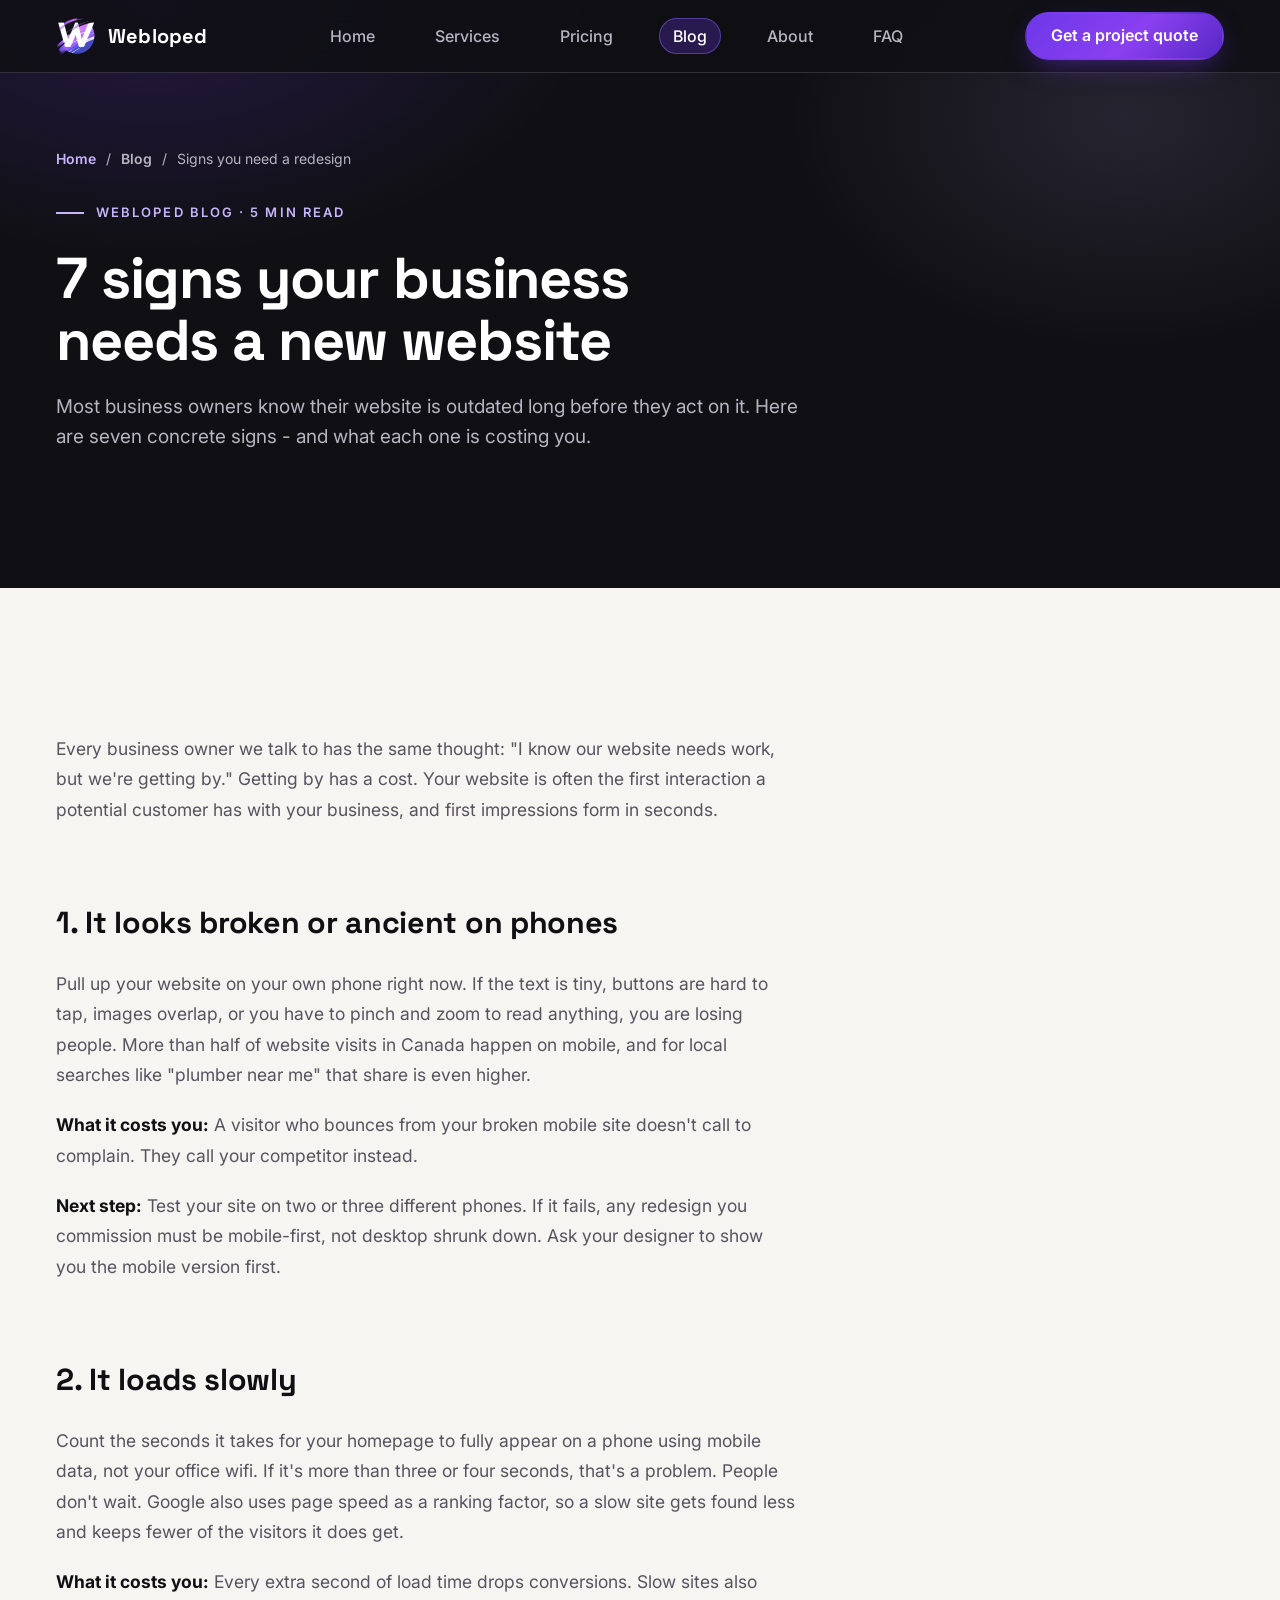
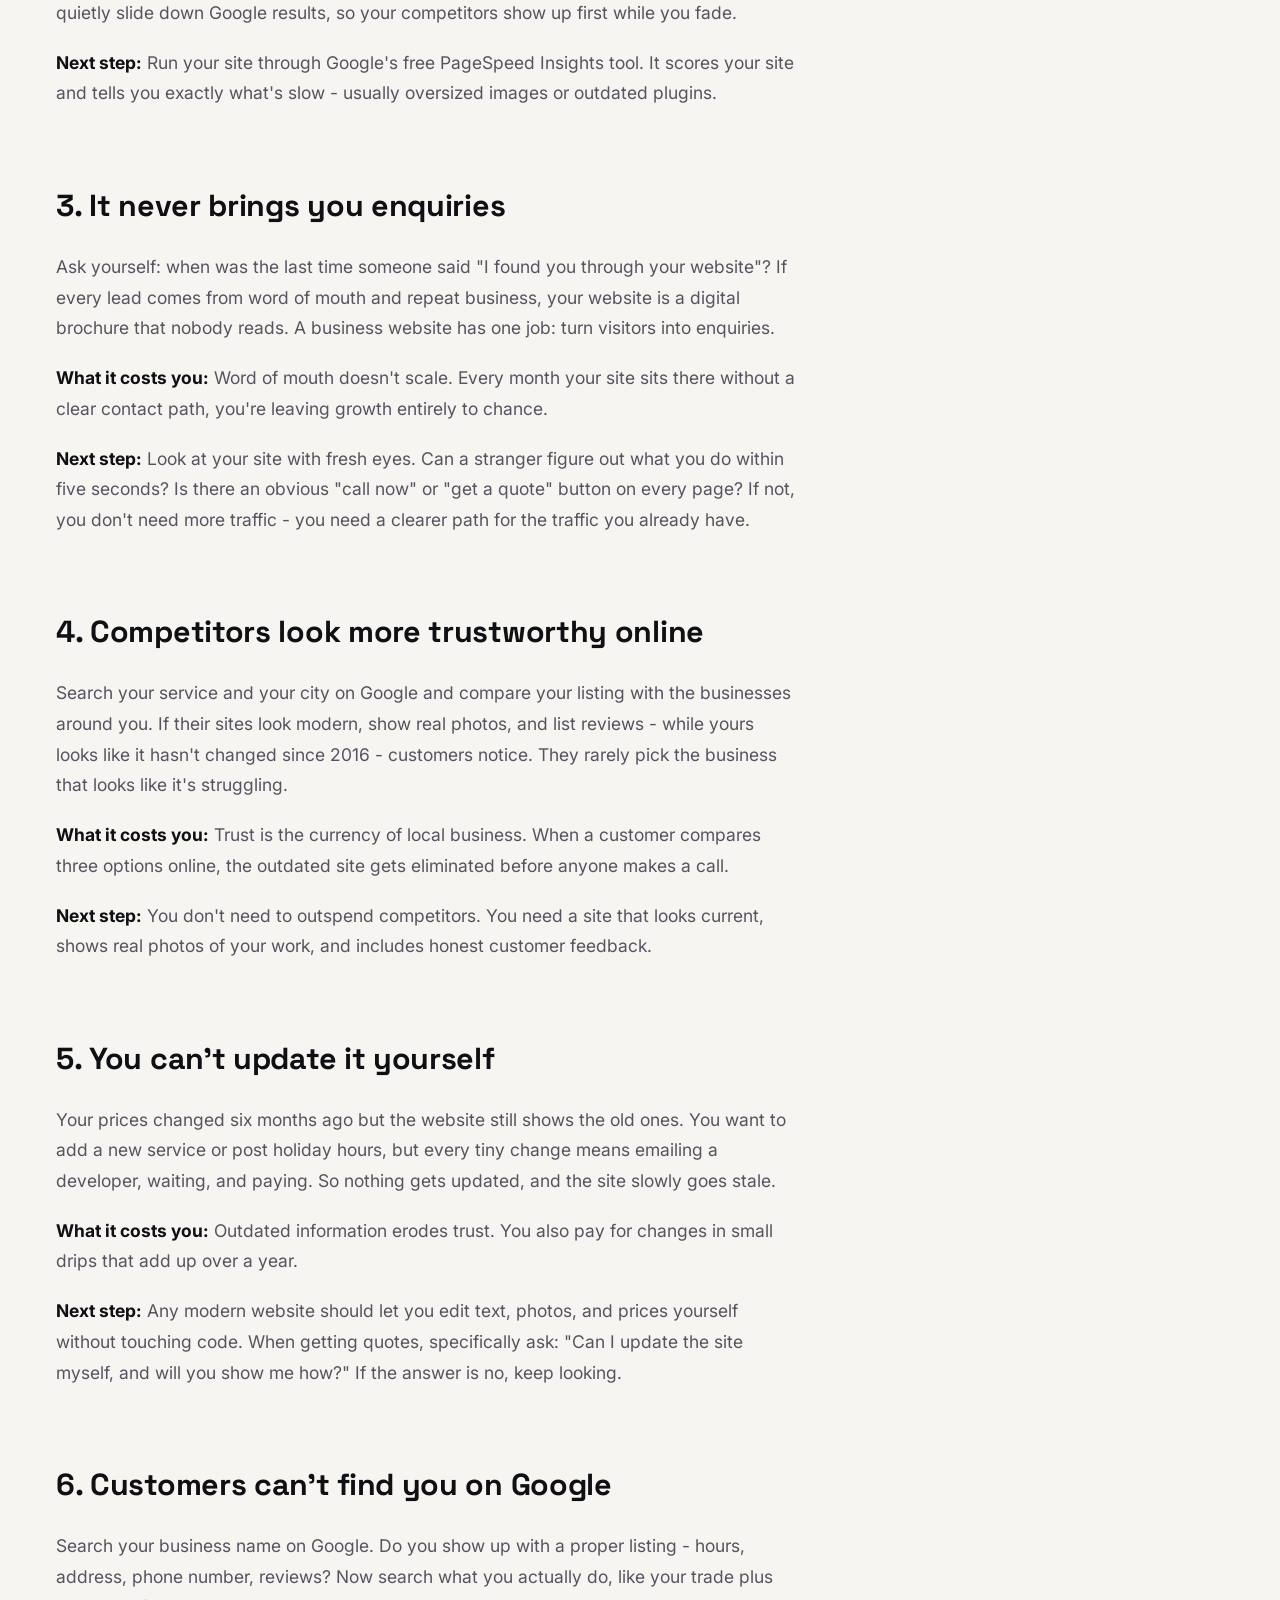
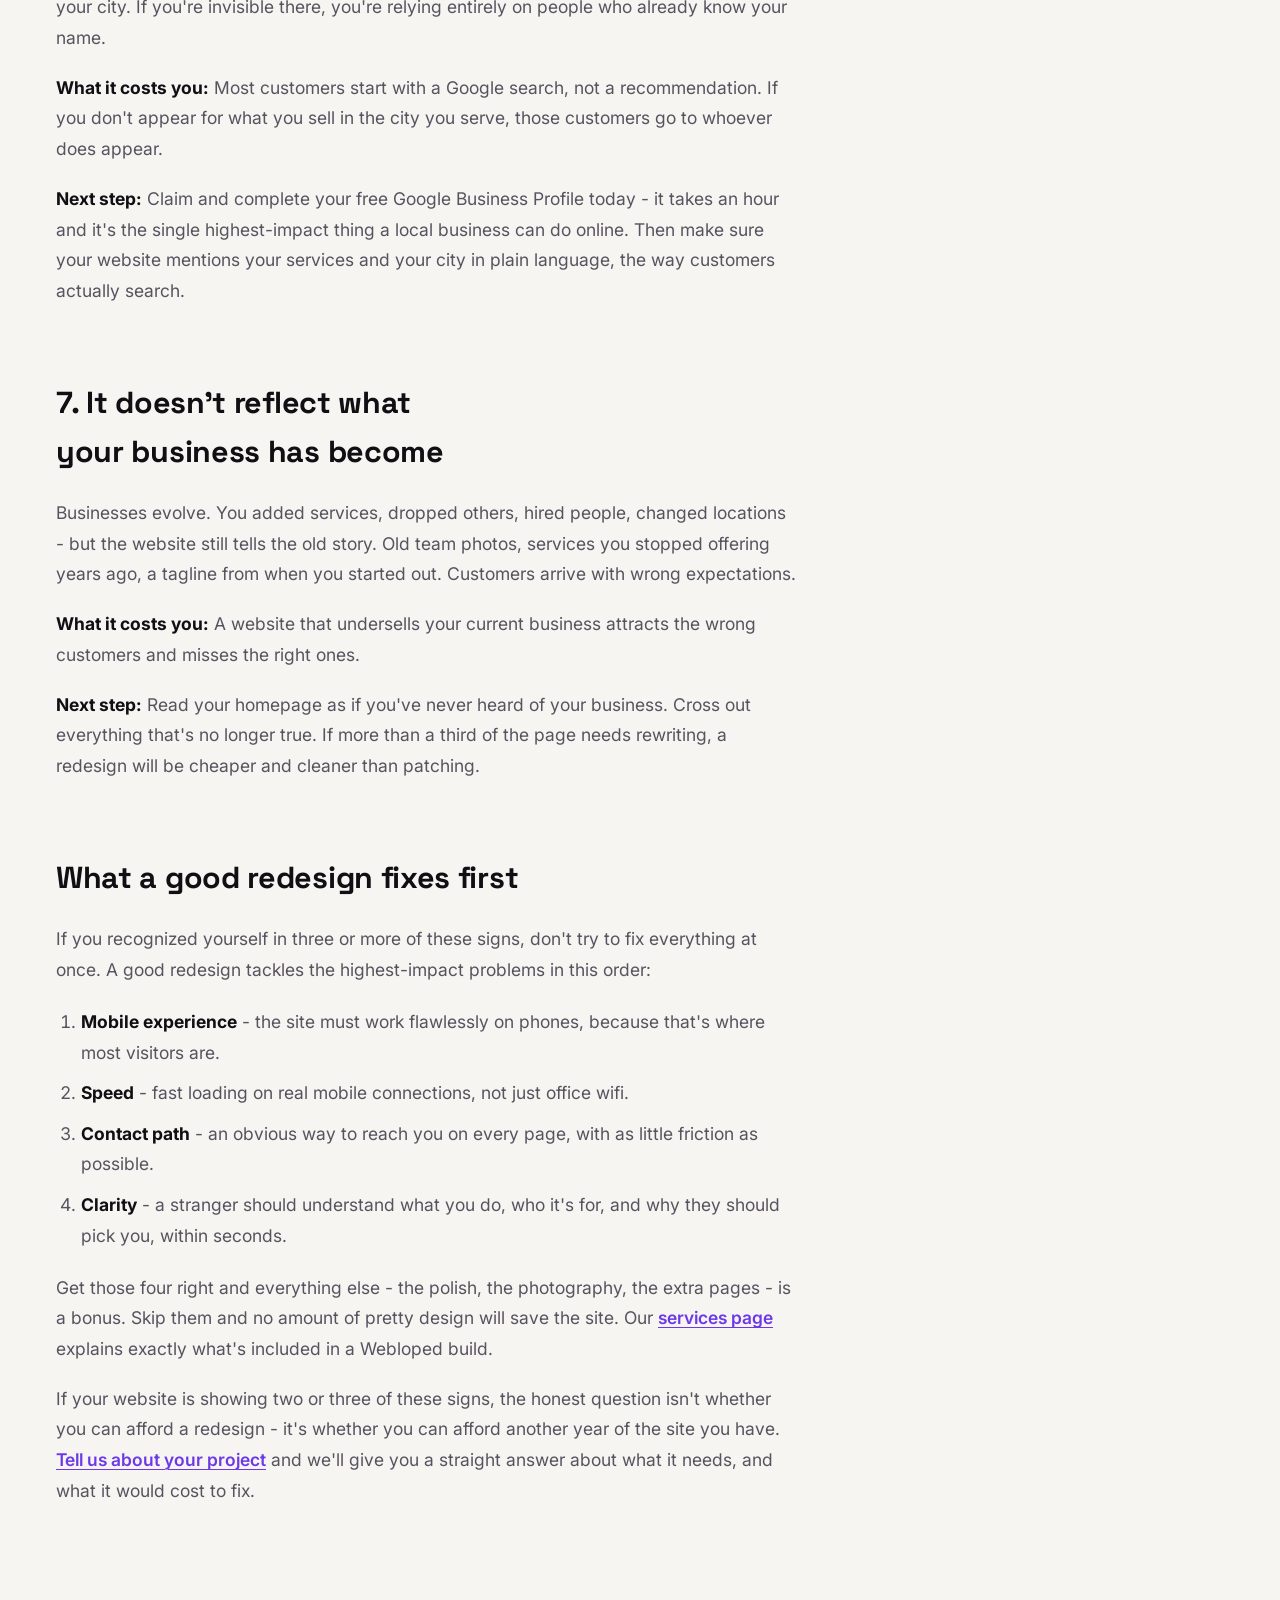
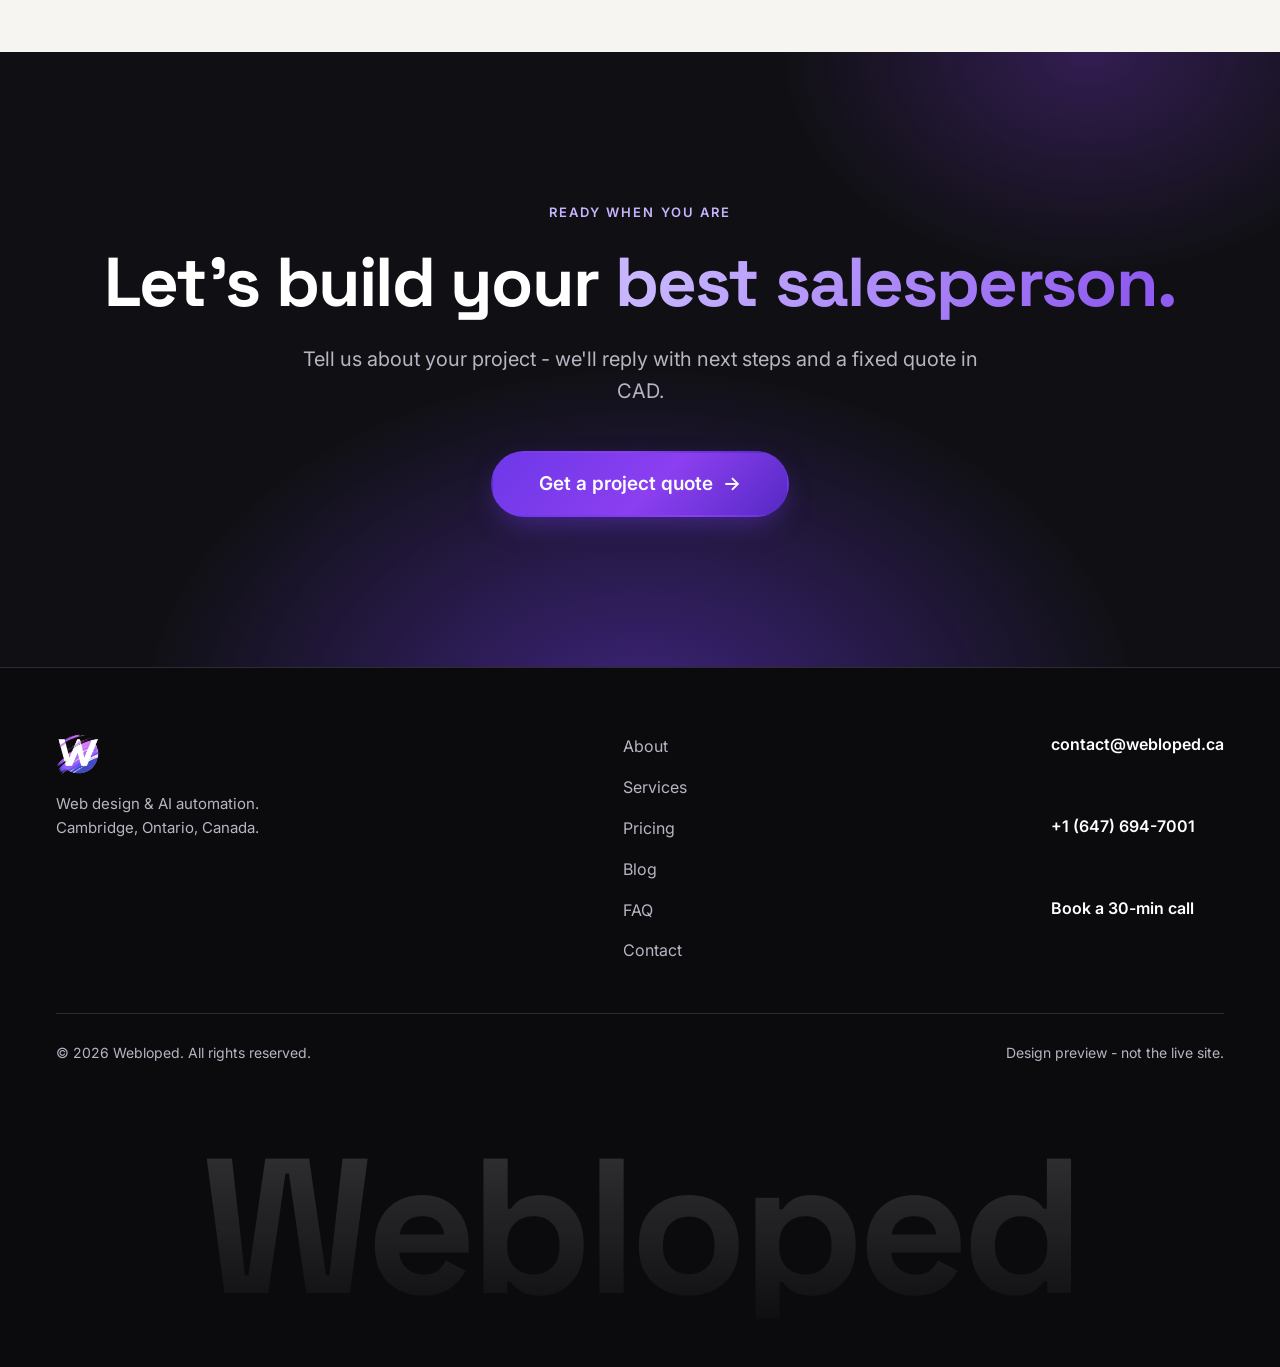
<file: blog/signs-your-business-needs-new-website.html>
<!DOCTYPE html>
<html lang="en">
<head>
  <meta charset="UTF-8">
  <meta name="viewport" content="width=device-width, initial-scale=1.0">
  <meta name="robots" content="noindex">
  <title>7 signs your business needs a new website | Webloped Blog</title>
  <meta name="description" content="Is your website helping or hurting your business? Seven honest signs it is time for a redesign, and what to do about each one.">
  <link rel="canonical" href="https://webloped.ca/blog/signs-your-business-needs-new-website.html">
  <meta property="og:type" content="article">
  <meta property="og:site_name" content="Webloped">
  <meta property="og:title" content="7 signs your business needs a new website">
  <meta property="og:url" content="https://webloped.ca/blog/signs-your-business-needs-new-website.html">
  <meta property="og:image" content="https://webloped.ca/assets/img/og-card.jpg">
  <link rel="icon" href="../assets/img/logo.png">
  <link rel="preconnect" href="https://fonts.googleapis.com">
  <link rel="preconnect" href="https://fonts.gstatic.com" crossorigin>
  <link href="https://fonts.googleapis.com/css2?family=Inter:wght@400;500;600;700&family=Space+Grotesk:wght@500;600;700&display=swap" rel="stylesheet">
  <link rel="stylesheet" href="../css/style.css">
  <script type="application/ld+json">
  {"@context":"https://schema.org","@type":"BlogPosting","headline":"7 signs your business needs a new website","description":"Is your website helping or hurting your business? Seven honest signs it is time for a redesign, and what to do about each one.","datePublished":"2026-09-24","author":{"@type":"Organization","name":"Webloped","url":"https://webloped.ca"},"publisher":{"@type":"Organization","name":"Webloped","url":"https://webloped.ca"},"mainEntityOfPage":"https://webloped.ca/blog/signs-your-business-needs-new-website.html"}
  </script>
</head>
<body>
  <a class="skip-link" href="#main">Skip to content</a>
  <header class="site-header on-dark">
    <div class="wrap header-inner">
      <a class="brand" href="../index.html" aria-label="Webloped - home">
        <img src="../assets/img/logo-w.png" alt="" width="40" height="40">
        <span class="brand-name">Webloped</span>
      </a>
      <nav class="site-nav" id="siteNav" aria-label="Primary">
        <ul>
          <li><a href="../index.html">Home</a></li>
          <li><a href="../services.html">Services</a></li>
          <li><a href="../pricing.html">Pricing</a></li>
          <li><a href="index.html" aria-current="page">Blog</a></li>
          <li><a href="../about.html">About</a></li>
          <li><a href="../index.html#faq">FAQ</a></li>
        </ul>
      </nav>
      <a class="btn btn-primary header-cta" href="../contact.html">Get a project quote</a>
      <button class="nav-toggle" id="navToggle" aria-expanded="false" aria-controls="siteNav" aria-label="Open menu">
        <svg width="22" height="16" viewBox="0 0 22 16" fill="none" aria-hidden="true">
          <path d="M1 1h20M1 8h20M1 15h20" stroke="currentColor" stroke-width="2" stroke-linecap="round"/>
        </svg>
      </button>
    </div>
  </header>
  <main id="main">
    <article>
      <section class="page-hero on-dark" aria-labelledby="post-title">
        <div class="wrap">
          <nav class="case-crumb" aria-label="Breadcrumb">
            <a href="../index.html">Home</a>
            <span aria-hidden="true">/</span>
            <a href="index.html" aria-current="page">Blog</a>
            <span aria-hidden="true">/</span>
            <span aria-current="page">Signs you need a redesign</span>
          </nav>
          <div class="section-head">
            <p class="eyebrow">Webloped blog · 5 min read</p>
            <h1 id="post-title">7 signs your business needs a new website</h1>
            <p class="section-lede">Most business owners know their website is outdated long before they act on it. Here are seven concrete signs - and what each one is costing you.</p>
          </div>
        </div>
      </section>
      <section class="section" aria-label="Article">
        <div class="wrap">
          <div class="prose">
            <p>Every business owner we talk to has the same thought: "I know our website needs work, but we're getting by." Getting by has a cost. Your website is often the first interaction a potential customer has with your business, and first impressions form in seconds.</p>

            <h2>1. It looks broken or ancient on phones</h2>
            <p>Pull up your website on your own phone right now. If the text is tiny, buttons are hard to tap, images overlap, or you have to pinch and zoom to read anything, you are losing people. More than half of website visits in Canada happen on mobile, and for local searches like "plumber near me" that share is even higher.</p>
            <p><strong>What it costs you:</strong> A visitor who bounces from your broken mobile site doesn't call to complain. They call your competitor instead.</p>
            <p><strong>Next step:</strong> Test your site on two or three different phones. If it fails, any redesign you commission must be mobile-first, not desktop shrunk down. Ask your designer to show you the mobile version first.</p>

            <h2>2. It loads slowly</h2>
            <p>Count the seconds it takes for your homepage to fully appear on a phone using mobile data, not your office wifi. If it's more than three or four seconds, that's a problem. People don't wait. Google also uses page speed as a ranking factor, so a slow site gets found less and keeps fewer of the visitors it does get.</p>
            <p><strong>What it costs you:</strong> Every extra second of load time drops conversions. Slow sites also quietly slide down Google results, so your competitors show up first while you fade.</p>
            <p><strong>Next step:</strong> Run your site through Google's free PageSpeed Insights tool. It scores your site and tells you exactly what's slow - usually oversized images or outdated plugins.</p>

            <h2>3. It never brings you enquiries</h2>
            <p>Ask yourself: when was the last time someone said "I found you through your website"? If every lead comes from word of mouth and repeat business, your website is a digital brochure that nobody reads. A business website has one job: turn visitors into enquiries.</p>
            <p><strong>What it costs you:</strong> Word of mouth doesn't scale. Every month your site sits there without a clear contact path, you're leaving growth entirely to chance.</p>
            <p><strong>Next step:</strong> Look at your site with fresh eyes. Can a stranger figure out what you do within five seconds? Is there an obvious "call now" or "get a quote" button on every page? If not, you don't need more traffic - you need a clearer path for the traffic you already have.</p>

            <h2>4. Competitors look more trustworthy online</h2>
            <p>Search your service and your city on Google and compare your listing with the businesses around you. If their sites look modern, show real photos, and list reviews - while yours looks like it hasn't changed since 2016 - customers notice. They rarely pick the business that looks like it's struggling.</p>
            <p><strong>What it costs you:</strong> Trust is the currency of local business. When a customer compares three options online, the outdated site gets eliminated before anyone makes a call.</p>
            <p><strong>Next step:</strong> You don't need to outspend competitors. You need a site that looks current, shows real photos of your work, and includes honest customer feedback.</p>

            <h2>5. You can't update it yourself</h2>
            <p>Your prices changed six months ago but the website still shows the old ones. You want to add a new service or post holiday hours, but every tiny change means emailing a developer, waiting, and paying. So nothing gets updated, and the site slowly goes stale.</p>
            <p><strong>What it costs you:</strong> Outdated information erodes trust. You also pay for changes in small drips that add up over a year.</p>
            <p><strong>Next step:</strong> Any modern website should let you edit text, photos, and prices yourself without touching code. When getting quotes, specifically ask: "Can I update the site myself, and will you show me how?" If the answer is no, keep looking.</p>

            <h2>6. Customers can't find you on Google</h2>
            <p>Search your business name on Google. Do you show up with a proper listing - hours, address, phone number, reviews? Now search what you actually do, like your trade plus your city. If you're invisible there, you're relying entirely on people who already know your name.</p>
            <p><strong>What it costs you:</strong> Most customers start with a Google search, not a recommendation. If you don't appear for what you sell in the city you serve, those customers go to whoever does appear.</p>
            <p><strong>Next step:</strong> Claim and complete your free Google Business Profile today - it takes an hour and it's the single highest-impact thing a local business can do online. Then make sure your website mentions your services and your city in plain language, the way customers actually search.</p>

            <h2>7. It doesn't reflect what your business has become</h2>
            <p>Businesses evolve. You added services, dropped others, hired people, changed locations - but the website still tells the old story. Old team photos, services you stopped offering years ago, a tagline from when you started out. Customers arrive with wrong expectations.</p>
            <p><strong>What it costs you:</strong> A website that undersells your current business attracts the wrong customers and misses the right ones.</p>
            <p><strong>Next step:</strong> Read your homepage as if you've never heard of your business. Cross out everything that's no longer true. If more than a third of the page needs rewriting, a redesign will be cheaper and cleaner than patching.</p>

            <h2>What a good redesign fixes first</h2>
            <p>If you recognized yourself in three or more of these signs, don't try to fix everything at once. A good redesign tackles the highest-impact problems in this order:</p>
            <ol>
              <li><strong>Mobile experience</strong> - the site must work flawlessly on phones, because that's where most visitors are.</li>
              <li><strong>Speed</strong> - fast loading on real mobile connections, not just office wifi.</li>
              <li><strong>Contact path</strong> - an obvious way to reach you on every page, with as little friction as possible.</li>
              <li><strong>Clarity</strong> - a stranger should understand what you do, who it's for, and why they should pick you, within seconds.</li>
            </ol>
            <p>Get those four right and everything else - the polish, the photography, the extra pages - is a bonus. Skip them and no amount of pretty design will save the site. Our <a href="../services.html">services page</a> explains exactly what's included in a Webloped build.</p>
            <p>If your website is showing two or three of these signs, the honest question isn't whether you can afford a redesign - it's whether you can afford another year of the site you have. <a href="../contact.html">Tell us about your project</a> and we'll give you a straight answer about what it needs, and what it would cost to fix.</p>
          </div>
        </div>
      </section>
    </article>
    <section class="cta-band on-dark" aria-labelledby="cta-title">
      <div class="wrap cta-inner">
        <p class="eyebrow">Ready when you are</p>
        <h2 id="cta-title">Let's build your <span class="grad-text">best salesperson.</span></h2>
        <p class="cta-sub">Tell us about your project - we'll reply with next steps and a fixed quote in CAD.</p>
        <a class="btn btn-primary btn-lg" href="../contact.html">Get a project quote <span class="arrow" aria-hidden="true">→</span></a>
      </div>
    </section>
  </main>
  <footer class="site-footer on-dark">
    <div class="wrap">
      <div class="footer-grid">
        <div class="footer-brand">
          <img src="../assets/img/logo-w.png" alt="" width="44" height="44">
          <p>Web design &amp; AI automation.<br>Cambridge, Ontario, Canada.</p>
        </div>
        <nav class="footer-nav" aria-label="Footer">
          <ul>
            <li><a href="../about.html">About</a></li>
            <li><a href="../services.html">Services</a></li>
            <li><a href="../pricing.html">Pricing</a></li>
            <li><a href="index.html" aria-current="page">Blog</a></li>
            <li><a href="../index.html#faq">FAQ</a></li>
            <li><a href="../contact.html">Contact</a></li>
          </ul>
        </nav>
        <div class="footer-contact">
          <a href="mailto:contact@webloped.ca">contact@webloped.ca</a>
          <a href="tel:+16476947001">+1 (647) 694-7001</a>
          <a href="https://calendly.com/webloped/30min" target="_blank" rel="noopener">Book a 30-min call</a>
        </div>
      </div>
      <div class="footer-base">
        <span>© 2026 Webloped. All rights reserved.</span>
        <span>Design preview - not the live site.</span>
      </div>
      <p class="footer-word" aria-hidden="true">Webloped</p>
    </div>
  </footer>
  <script src="../js/main.js" defer></script>
</body>
</html>
</file>
<file: css/style.css>
/* Webloped v4 — Digital Workshop static foundation (Stage 2)
   Tokens: ink #101014, paper #F6F5F1, white #FFFFFF, violet #6D38E8,
   lilac #C8B5FF, muted-dark #B8B5C2, muted-light #57535F */

:root {
  --ink: #101014;
  --ink-2: #17171c;
  --paper: #F6F5F1;
  --paper-deep: #ECEAE3;
  --white: #FFFFFF;
  --violet: #6D38E8;
  --violet-deep: #5529c4;
  --lilac: #C8B5FF;
  --muted-dark: #B8B5C2;
  --muted-light: #57535F;
  --line-light: rgba(16, 16, 20, 0.12);
  --line-dark: rgba(255, 255, 255, 0.14);
  --font-display: "Space Grotesk", "Inter", system-ui, -apple-system, "Segoe UI", sans-serif;
  --font-body: "Inter", system-ui, -apple-system, "Segoe UI", sans-serif;
  --radius-media: 16px;
  --ease: 180ms ease;
}

*, *::before, *::after { box-sizing: border-box; }

html { scroll-behavior: smooth; }

/* ---------- Stage 1: Lenis smooth-scroll base ---------- */
html.lenis, html.lenis body { height: auto; }
.lenis.lenis-smooth { scroll-behavior: auto !important; }
.lenis.lenis-smooth [data-lenis-prevent] { overscroll-behavior: contain; }
.lenis.lenis-stopped { overflow: hidden; }
html.lenis-on { scroll-behavior: auto; }

body {
  margin: 0;
  font-family: var(--font-body);
  font-size: 18px;
  line-height: 1.6;
  color: var(--ink);
  background: var(--paper);
  -webkit-font-smoothing: antialiased;
}

img { max-width: 100%; height: auto; display: block; }

/* ---------- accessibility scaffolding ---------- */
.skip-link {
  position: absolute; left: 16px; top: -64px; z-index: 200;
  background: var(--violet); color: #fff; padding: 12px 20px;
  border-radius: 999px; text-decoration: none; font-weight: 600;
  transition: top var(--ease);
}
.skip-link:focus { top: 12px; }

:focus-visible {
  outline: 3px solid var(--violet);
  outline-offset: 3px;
  border-radius: 4px;
}
.on-dark :focus-visible, .on-dark:focus-visible {
  outline-color: var(--lilac);
}

@media (prefers-reduced-motion: reduce) {
  html { scroll-behavior: auto; }
  *, *::before, *::after { transition: none !important; }
}

/* ---------- layout primitives ---------- */
.wrap {
  max-width: 1280px;
  margin: 0 auto;
  padding-left: 56px;
  padding-right: 56px;
}
section { scroll-margin-top: 84px; }
.section { padding: 128px 0; }
.section-sm { padding: 96px 0; }

.eyebrow {
  font-size: 13px; font-weight: 600;
  letter-spacing: 0.16em; text-transform: uppercase;
  color: var(--violet); margin: 0 0 24px;
  display: flex; align-items: center; gap: 12px;
}
.eyebrow::before {
  content: ""; width: 28px; height: 2px; background: var(--violet); flex: none;
}
.on-dark .eyebrow { color: var(--lilac); }
.on-dark .eyebrow::before { background: var(--lilac); }

h1, h2, h3 { font-family: var(--font-display); margin: 0; text-wrap: balance; }
.section-title {
  font-size: clamp(2.1rem, 4.2vw, 3.4rem);
  line-height: 1.06; letter-spacing: -0.02em;
  margin: 0 0 24px; max-width: 16ch;
}
.section-lede {
  font-size: 19px; line-height: 1.6; margin: 0;
  max-width: 56ch; color: var(--muted-light);
}
.on-dark .section-lede { color: var(--muted-dark); }

.section-head { margin-bottom: 64px; max-width: 860px; }

/* ---------- buttons ---------- */
.btn {
  display: inline-flex; align-items: center; gap: 10px;
  font-family: var(--font-body); font-weight: 600; font-size: 17px;
  padding: 16px 32px; border-radius: 999px; text-decoration: none;
  border: 2px solid transparent; cursor: pointer;
  transition: background-color var(--ease), color var(--ease), border-color var(--ease);
  line-height: 1.2;
}
.btn-primary { background: var(--violet); color: #fff; }
.btn-primary:hover { background: var(--violet-deep); }
.btn-ghost { border-color: var(--line-dark); color: #fff; background: transparent; }
.btn-ghost:hover { border-color: var(--lilac); color: var(--lilac); }
.btn-ghost-light { border-color: var(--line-light); color: var(--ink); }
.btn-ghost-light:hover { border-color: var(--violet); color: var(--violet); }
.btn .arrow { transition: none; }

/* ---------- header ---------- */
.site-header {
  position: fixed; inset: 0 0 auto 0; z-index: 100;
  background: rgba(16, 16, 20, 0.86);
  -webkit-backdrop-filter: blur(12px); backdrop-filter: blur(12px);
  border-bottom: 1px solid var(--line-dark);
}
.header-inner {
  display: flex; align-items: center; justify-content: space-between;
  height: 72px; gap: 24px;
}
.brand { display: inline-flex; align-items: center; gap: 12px; text-decoration: none; }
.brand img { width: 40px; height: 40px; }
.brand-name { font-family: var(--font-display); font-weight: 700; font-size: 20px; color: #fff; letter-spacing: 0.01em; }

.site-nav ul {
  display: flex; gap: 32px; list-style: none; margin: 0; padding: 0;
}
.site-nav a {
  color: var(--muted-dark); text-decoration: none; font-size: 16px; font-weight: 500;
  transition: color var(--ease), background-color var(--ease); padding: 8px 14px;
}
.site-nav a:hover { color: #fff; }
/* Current page: unmistakable pill highlight so visitors always know where they are. */
.site-nav a[aria-current="page"] {
  color: #fff; background: rgba(109, 56, 232, 0.28);
  border-radius: 999px; box-shadow: inset 0 0 0 1px rgba(139, 109, 255, 0.45);
}
/* Mobile menu CTA: a clone of the header CTA is injected by JS (see main.js).
   Hidden on desktop; shown as a full-width button when the mobile menu opens. */
.site-nav .nav-cta { display: none; }
.header-cta { padding: 12px 24px; font-size: 16px; }

.nav-toggle {
  display: none; background: none; border: 1px solid var(--line-dark);
  border-radius: 10px; padding: 10px 12px; cursor: pointer; color: #fff;
}
.nav-toggle svg { display: block; }

/* ---------- hero ---------- */
.hero {
  background: var(--ink); color: #fff;
  padding: 172px 0 128px; position: relative; overflow: hidden;
}
.hero-grid {
  display: grid; grid-template-columns: 7fr 5fr; gap: 64px; align-items: center;
}
.hero-eyebrow {
  font-size: 14px; font-weight: 600; letter-spacing: 0.14em; text-transform: uppercase;
  color: var(--lilac); margin: 0 0 28px;
}
.hero h1 {
  font-size: clamp(2.9rem, 6.2vw, 5.9rem);
  line-height: 1.0; letter-spacing: -0.025em; font-weight: 700;
  margin: 0 0 28px; color: #fff;
}
.hero h1 .accent { color: var(--lilac); }
.hero-sub {
  font-size: 20px; line-height: 1.6; color: var(--muted-dark);
  margin: 0 0 40px; max-width: 46ch;
}
.hero-ctas { display: flex; gap: 16px; flex-wrap: wrap; }
.hero-note {
  margin: 40px 0 0; font-size: 15px; color: var(--muted-dark);
  border-top: 1px solid var(--line-dark); padding-top: 24px; max-width: 52ch;
}

/* --- layered website poster (pure CSS, static, decorative) --- */
.assembly {
  perspective: 1400px; display: flex; justify-content: center;
  padding: 24px 0; min-height: 560px; align-items: center;
}
.assembly-stage {
  position: relative; width: 380px; height: 480px;
  transform-style: preserve-3d;
  transform: rotateX(52deg) rotateZ(-36deg);
}
.layer {
  position: absolute; inset: 0; border-radius: var(--radius-media);
  box-shadow: 0 34px 70px rgba(0, 0, 0, 0.5);
  border: 1px solid rgba(255, 255, 255, 0.09);
}
.layer-grid {
  background:
    repeating-linear-gradient(0deg, rgba(200,181,255,0.10) 0 1px, transparent 1px 32px),
    repeating-linear-gradient(90deg, rgba(200,181,255,0.10) 0 1px, transparent 1px 32px),
    #17171d;
  transform: translateZ(0px);
}
.layer-content { background: var(--paper); transform: translateZ(52px); padding: 30px 28px; }
.bar { border-radius: 6px; }
.bar-title { height: 22px; width: 62%; background: var(--ink); margin-bottom: 22px; }
.bar-line { height: 12px; background: #cfccc2; margin-bottom: 12px; }
.bar-line.short { width: 55%; }
.bar-row { display: flex; gap: 12px; margin-top: 26px; }
.bar-chip { height: 44px; flex: 1; background: #e2dfd6; border-radius: 10px; }
.layer-image {
  background: linear-gradient(135deg, var(--violet) 0%, #8f5bf0 55%, var(--lilac) 100%);
  transform: translateZ(104px);
}
.layer-image::after {
  content: ""; position: absolute; left: 34px; top: 34px; right: 34px; bottom: 34px;
  border-radius: 12px; border: 2px solid rgba(255,255,255,0.35);
}
.layer-ui { transform: translateZ(156px); background: transparent; border: none; box-shadow: none; }
.ui-card {
  position: absolute; background: rgba(255,255,255,0.96); border-radius: 12px;
  box-shadow: 0 18px 40px rgba(0,0,0,0.35);
}
.ui-card.a { left: 30px; top: 40px; width: 150px; height: 96px; transform: translateZ(18px); }
.ui-card.b { right: 26px; top: 170px; width: 170px; height: 110px; transform: translateZ(34px); }
.ui-pill {
  position: absolute; left: 44px; bottom: 52px; width: 150px; height: 46px;
  background: var(--violet); border-radius: 999px; transform: translateZ(52px);
  box-shadow: 0 14px 30px rgba(109, 56, 232, 0.55);
}
.signal {
  position: absolute; inset: -40px; transform: translateZ(210px);
  filter: drop-shadow(0 0 10px rgba(109, 56, 232, 0.9));
  pointer-events: none;
}
.assembly-caption {
  text-align: center; color: var(--muted-dark); font-size: 14px; margin: 8px 0 0;
}

/* ---------- selected work ---------- */
.work { background: var(--paper); }
.work-block {
  display: grid; grid-template-columns: 7fr 5fr; gap: 64px; align-items: center;
  padding: 64px 0; border-top: 1px solid var(--line-light);
}
.work-block:first-of-type { border-top: none; padding-top: 8px; }
.work-block.flip { grid-template-columns: 5fr 7fr; }
.work-block.flip .work-visual { order: 2; }

.work-visual {
  border-radius: var(--radius-media); overflow: hidden;
  min-height: 380px; display: flex; align-items: center; justify-content: center;
  text-align: center; padding: 48px;
}
.work-visual.placeholder {
  background: var(--paper-deep);
  border: 2px dashed rgba(109, 56, 232, 0.45);
}
.placeholder-tag {
  display: inline-block; font-size: 13px; font-weight: 700; letter-spacing: 0.14em;
  text-transform: uppercase; color: var(--violet);
  border: 1px solid var(--violet); border-radius: 999px; padding: 8px 18px; margin-bottom: 20px;
}
.work-visual.placeholder p { color: var(--muted-light); font-size: 17px; max-width: 34ch; margin: 0; }

.work-index {
  font-family: var(--font-display); font-size: 15px; font-weight: 700;
  letter-spacing: 0.12em; color: var(--violet); margin: 0 0 16px;
}
.work-block h3 {
  font-size: clamp(1.7rem, 2.6vw, 2.4rem); line-height: 1.12; letter-spacing: -0.015em;
  margin: 0 0 24px;
}
.case-schema { margin: 0; display: grid; gap: 18px; }
.case-schema > div { display: grid; grid-template-columns: 130px 1fr; gap: 16px; }
.case-schema dt { font-size: 13px; font-weight: 700; letter-spacing: 0.1em; text-transform: uppercase; color: var(--muted-light); padding-top: 4px; }
.case-schema dd { margin: 0; font-size: 17px; color: var(--ink); }
.case-schema dd.pending { color: var(--muted-light); font-style: italic; }

/* ---------- workshop (interactive 3D assembly — Stage 4) ---------- */
.workshop { background: var(--ink); color: #fff; }
.stage-list {
  display: grid; grid-template-columns: repeat(4, 1fr); gap: 32px;
  margin: 0; padding: 0; list-style: none; counter-reset: stage;
}
.stage {
  border-top: 2px solid var(--line-dark); padding-top: 28px;
  display: flex; flex-direction: column; gap: 14px;
}
.stage-num {
  font-family: var(--font-display); font-size: 15px; font-weight: 700;
  letter-spacing: 0.12em; color: var(--lilac);
}
.stage h3 { font-size: 1.45rem; letter-spacing: -0.01em; }
.stage p { margin: 0; color: var(--muted-dark); font-size: 16.5px; }
.stage-figure {
  margin-top: auto; padding-top: 20px;
  aspect-ratio: 4/3; border-radius: 12px;
  background: linear-gradient(160deg, #1d1d24 0%, #141419 100%);
  border: 1px solid var(--line-dark);
  display: flex; align-items: center; justify-content: center;
  color: var(--muted-dark); font-size: 14px; text-align: center; padding: 20px;
}

/* ---------- services ---------- */
.services { background: var(--paper); }
.service-groups { display: grid; grid-template-columns: repeat(3, 1fr); gap: 32px; }
.service-group {
  border-top: 2px solid var(--ink); padding-top: 28px;
  display: flex; flex-direction: column; gap: 8px;
}
.service-group h3 { font-size: 1.5rem; letter-spacing: -0.01em; margin-bottom: 8px; }
.service-media {
  overflow: hidden; border-radius: 12px; border: 1px solid var(--line-light);
  margin-bottom: 14px; aspect-ratio: 16 / 9;
  box-shadow: var(--shadow-card);
  transition: box-shadow 300ms ease;
}
.service-visual {
  width: 100%; height: 100%; object-fit: cover; display: block;
  scale: 1.16; /* headroom for the scrubbed parallax drift */
  transition: scale 500ms cubic-bezier(0.16, 0.7, 0.2, 1);
  will-change: transform;
}
.service-group > p { color: var(--muted-light); font-size: 16.5px; margin: 0 0 12px; }
.service-group ul { margin: 0; padding: 0; list-style: none; display: grid; gap: 12px; }
.service-group li {
  font-size: 16.5px; padding-left: 26px; position: relative; color: var(--ink);
}
.service-group li::before {
  content: ""; position: absolute; left: 0; top: 0.62em;
  width: 12px; height: 2px; background: var(--violet);
}

/* ---------- process ---------- */
.process { background: var(--white); border-top: 1px solid var(--line-light); border-bottom: 1px solid var(--line-light); }
.process-steps { display: grid; grid-template-columns: repeat(3, 1fr); gap: 32px; margin: 0; padding: 0; list-style: none; }
.process-step { padding: 32px; border: 1px solid var(--line-light); border-radius: var(--radius-media); background: var(--paper); }
.process-step .step-n {
  font-family: var(--font-display); font-weight: 700; font-size: 14px;
  letter-spacing: 0.14em; color: var(--violet); margin-bottom: 16px; display: block;
}
.process-step h3 { font-size: 1.4rem; margin-bottom: 12px; }
.process-step p { margin: 0 0 16px; color: var(--muted-light); font-size: 16.5px; }
.process-step ul { margin: 0; padding-left: 20px; color: var(--muted-light); font-size: 16px; display: grid; gap: 8px; }

/* ---------- people ---------- */
.people { background: var(--paper); }
.people-grid { display: grid; grid-template-columns: 1fr 1fr; gap: 32px; }
.person {
  display: grid; grid-template-columns: 200px 1fr; gap: 32px; align-items: center;
  background: var(--white); border: 1px solid var(--line-light);
  border-radius: var(--radius-media); padding: 32px;
}
.person img { border-radius: 12px; aspect-ratio: 4/5; object-fit: cover; width: 100%; }
.person h3 { font-size: 1.5rem; margin-bottom: 6px; }
.person .role { color: var(--violet); font-weight: 600; font-size: 16px; margin: 0 0 12px; }
.person p { color: var(--muted-light); font-size: 16.5px; margin: 0; }

/* ---------- investment & FAQ ---------- */
.invest { background: var(--white); border-top: 1px solid var(--line-light); }
.invest-card {
  background: var(--ink); color: #fff; border-radius: 20px;
  padding: 56px; display: grid; grid-template-columns: 1fr 1fr; gap: 48px; align-items: center;
  margin-bottom: 80px;
}
.invest-card h2 { font-size: clamp(1.6rem, 2.6vw, 2.2rem); letter-spacing: -0.015em; margin-bottom: 16px; }
.invest-card p { color: var(--muted-dark); margin: 0 0 28px; max-width: 44ch; }

.faq-list { display: grid; gap: 16px; max-width: 860px; }
.faq-list details {
  border: 1px solid var(--line-light); border-radius: 14px; background: var(--paper);
  padding: 0; overflow: hidden;
}
.faq-list summary {
  cursor: pointer; padding: 24px 28px; font-weight: 600; font-size: 18px;
  font-family: var(--font-display); list-style: none;
  display: flex; justify-content: space-between; align-items: center; gap: 16px;
}
.faq-list summary::-webkit-details-marker { display: none; }
.faq-list summary::after {
  content: "+"; font-size: 26px; font-weight: 400; color: var(--violet); flex: none;
  transition: transform var(--ease);
}
.faq-list details[open] summary::after { transform: rotate(45deg); }
.faq-list details .faq-a { padding: 0 28px 28px; color: var(--muted-light); font-size: 17px; max-width: 68ch; }
.faq-list details .faq-a p { margin: 0 0 12px; }
.faq-list details .faq-a p:last-child { margin-bottom: 0; }

/* ---------- contact ---------- */
.contact { background: var(--ink); color: #fff; }
.contact-grid { display: grid; grid-template-columns: 5fr 6fr; gap: 80px; align-items: start; }
.contact-rows { display: grid; gap: 0; margin-top: 40px; border-top: 1px solid var(--line-dark); }
.contact-row {
  display: flex; justify-content: space-between; align-items: center; gap: 24px;
  padding: 22px 0; border-bottom: 1px solid var(--line-dark); text-decoration: none;
}
.contact-row .label { color: var(--muted-dark); font-size: 15px; }
.contact-row .value { color: #fff; font-weight: 600; font-size: 18px; text-align: right; }
a.contact-row:hover .value { color: var(--lilac); }

.contact-form {
  background: var(--ink-2); border: 1px solid var(--line-dark);
  border-radius: 20px; padding: 48px;
}
.field { margin-bottom: 24px; }
.field label { display: block; font-weight: 600; font-size: 16px; margin-bottom: 10px; }
.field .opt { color: var(--muted-dark); font-weight: 400; }
.field input, .field textarea, .field select {
  width: 100%; background: var(--ink); border: 1px solid var(--line-dark);
  border-radius: 12px; color: #fff; font: inherit; font-size: 16.5px;
  padding: 14px 18px;
}
.field textarea { min-height: 140px; resize: vertical; }
.field select {
  appearance: none; -webkit-appearance: none;
  background-image: url("data:image/svg+xml;utf8,<svg xmlns='http://www.w3.org/2000/svg' width='14' height='9' viewBox='0 0 14 9'><path d='M1 1l6 6 6-6' fill='none' stroke='%23C8B5FF' stroke-width='2' stroke-linecap='round'/></svg>");
  background-repeat: no-repeat; background-position: right 18px center;
  padding-right: 48px; cursor: pointer;
}
.field input:focus, .field textarea:focus, .field select:focus {
  outline: 3px solid var(--lilac); outline-offset: 2px; border-color: var(--lilac);
}
.form-note { font-size: 15px; color: var(--muted-dark); margin: 20px 0 0; }
.form-note a { color: var(--lilac); }
.form-status { font-size: 15px; color: var(--lilac); margin: 16px 0 0; min-height: 1.5em; }
.form-errors {
  border: 2px solid #e05555; border-radius: 12px; padding: 18px 22px;
  margin-bottom: 24px; color: #fff; background: rgba(224, 85, 85, 0.08);
}
.form-errors strong { display: block; margin-bottom: 8px; }
.form-errors ul { margin: 0; padding-left: 20px; display: grid; gap: 6px; }
.form-errors a { color: #ffb3b3; }

/* ---------- footer ---------- */
.site-footer { background: #0b0b0e; color: var(--muted-dark); padding: 64px 0 40px; border-top: 1px solid var(--line-dark); }
.footer-grid { display: flex; justify-content: space-between; gap: 48px; flex-wrap: wrap; margin-bottom: 48px; }
.footer-brand img { width: 44px; height: 44px; margin-bottom: 16px; }
.footer-brand p { margin: 0; font-size: 15px; max-width: 30ch; }
.footer-nav ul { list-style: none; margin: 0; padding: 0; display: grid; gap: 12px; }
.footer-nav a { color: var(--muted-dark); text-decoration: none; font-size: 16px; }
.footer-nav a:hover { color: #fff; }
.footer-contact { display: grid; gap: 12px; font-size: 16px; }
.footer-contact a { color: #fff; text-decoration: none; font-weight: 600; }
.footer-contact a:hover { color: var(--lilac); }
.footer-base {
  border-top: 1px solid var(--line-dark); padding-top: 28px;
  display: flex; justify-content: space-between; gap: 16px; flex-wrap: wrap;
  font-size: 14px;
}

/* ---------- service strip (included-in-every-project) ---------- */
.service-strip {
  margin-top: 64px; border: 1px solid var(--line-light); border-radius: var(--radius-media);
  background: var(--white); padding: 48px; display: grid; grid-template-columns: 240px 1fr; gap: 48px;
}
.service-strip h3 { font-size: 1.35rem; letter-spacing: -0.01em; }
.service-strip ul { margin: 0; padding: 0; list-style: none; display: grid; gap: 20px; }
.service-strip li { font-size: 16.5px; color: var(--muted-light); max-width: 64ch; }
.service-strip li strong { color: var(--ink); }
.service-strip li::marker { content: none; }

/* ---------- work link under case schema ---------- */
.work-link { margin: 28px 0 0; font-size: 17px; font-weight: 600; }
.work-link a { color: var(--violet); text-decoration: none; border-bottom: 2px solid var(--lilac); padding-bottom: 2px; }
.work-link a:hover { color: var(--violet-deep); border-color: var(--violet-deep); }

/* ---------- case-study pages ---------- */
.draft-banner {
  background: #2a1d08; border: 1px solid #8a5a1a; color: #ffd98a;
  border-radius: 12px; padding: 16px 24px; font-size: 15.5px; margin-bottom: 40px;
}
.draft-banner strong { color: #fff; }
.case-hero { padding: 148px 0 72px; background: var(--ink); color: #fff; }
.case-hero h1 { font-size: clamp(2.2rem, 4.6vw, 3.8rem); line-height: 1.05; letter-spacing: -0.02em; margin: 0 0 20px; max-width: 20ch; }
.case-hero .section-lede { max-width: 62ch; }
.case-body { background: var(--paper); }
.case-grid { display: grid; grid-template-columns: 5fr 7fr; gap: 64px; }
.case-facts { display: grid; gap: 28px; align-content: start; }
.case-fact h2 { font-size: 1.15rem; letter-spacing: 0.02em; margin-bottom: 8px; }
.case-fact p { margin: 0; color: var(--muted-light); font-size: 17px; max-width: 52ch; }
.case-fact .pending { color: var(--muted-light); font-style: italic; }
.case-visual {
  border-radius: var(--radius-media); min-height: 420px; padding: 48px;
  display: flex; align-items: center; justify-content: center; text-align: center;
  background: var(--paper-deep); border: 2px dashed rgba(109, 56, 232, 0.45);
}
.case-visual p { color: var(--muted-light); font-size: 17px; max-width: 34ch; margin: 0; }
.case-nav { display: flex; justify-content: space-between; gap: 24px; margin-top: 72px; border-top: 1px solid var(--line-light); padding-top: 32px; flex-wrap: wrap; }
.case-nav a { color: var(--violet); font-weight: 600; text-decoration: none; font-size: 17px; }
.case-nav a:hover { color: var(--violet-deep); text-decoration: underline; }

/* ---------- responsive ---------- */
@media (max-width: 1100px) {
  .hero-grid { grid-template-columns: 1fr; gap: 48px; }
  .assembly { min-height: 420px; }
  .stage-list { grid-template-columns: 1fr 1fr; }
  .contact-grid { grid-template-columns: 1fr; gap: 56px; }
  .invest-card { grid-template-columns: 1fr; }
}
@media (max-width: 900px) {
  .site-nav {
    display: none; position: absolute; top: 72px; left: 0; right: 0;
    background: var(--ink); border-bottom: 1px solid var(--line-dark); padding: 16px 24px 28px;
  }
  .site-nav.open { display: block; }
  .site-nav ul { flex-direction: column; gap: 4px; }
  .site-nav a { display: block; padding: 12px 14px; font-size: 18px; }
  .site-nav a[aria-current="page"] { border-radius: 12px; }
  .site-nav.open .nav-cta { display: block; margin: 16px 4px 8px; text-align: center; }
  .nav-toggle { display: block; }
  .header-cta { display: none; }
  .work-block, .work-block.flip { grid-template-columns: 1fr; gap: 32px; }
  .work-block.flip .work-visual { order: 0; }
  .service-groups { grid-template-columns: 1fr; }
  .service-strip { grid-template-columns: 1fr; gap: 24px; padding: 32px 28px; }
  .process-steps { grid-template-columns: 1fr; }
  .people-grid { grid-template-columns: 1fr; }
  .case-grid { grid-template-columns: 1fr; gap: 48px; }
}
@media (max-width: 640px) {
  body { font-size: 16.5px; }
  .wrap { padding-left: 20px; padding-right: 20px; }
  .section { padding: 72px 0; }
  .hero { padding: 132px 0 72px; }
  .case-hero { padding: 124px 0 56px; }
  .hero-sub { font-size: 18px; }
  .hero-ctas .btn { width: 100%; justify-content: center; }
  .assembly { min-height: 430px; }
  .assembly-stage { width: 280px; height: 360px; }
  .stage-list { grid-template-columns: 1fr; }
  .person { grid-template-columns: 140px 1fr; gap: 20px; padding: 24px; }
  .invest-card { padding: 36px 28px; }
  .contact-form { padding: 32px 24px; }
  .case-schema > div { grid-template-columns: 1fr; gap: 4px; }
}

/* ---------- Stage 4: workshop assembly ----------
   CSS-3D-first website assembly, scroll-driven by a small vanilla driver.
   Progressive enhancement: the .assembly block stays hidden until JS
   confirms preserve-3d support; everyone else keeps the plain stage list. */
.assembly[hidden], .stage-list[hidden] { display: none !important; }

.assembly-track { position: relative; height: 340vh; }
.assembly-sticky {
  position: sticky; top: 0; height: 100vh; height: 100svh;
  display: flex; align-items: center; overflow: hidden;
}
.assembly-grid {
  display: grid; grid-template-columns: minmax(0, 1.08fr) minmax(0, 0.92fr);
  gap: 72px; align-items: center; width: 100%;
}

/* --- 3D viewport --- */
.assembly-viewport {
  position: relative; height: min(74vh, 660px); min-height: 430px;
  perspective: 1500px; display: flex; align-items: center; justify-content: center;
  border-radius: var(--radius-media); overflow: hidden;
  border: 1px solid var(--line-dark);
  background:
    radial-gradient(ellipse 62% 52% at 50% 56%, rgba(109, 56, 232, 0.16), transparent 70%),
    repeating-linear-gradient(0deg, rgba(200, 181, 255, 0.07) 0 1px, transparent 1px 44px),
    repeating-linear-gradient(90deg, rgba(200, 181, 255, 0.07) 0 1px, transparent 1px 44px),
    linear-gradient(160deg, #16161d, #0e0e13);
}
.a-tilt { transform-style: preserve-3d; will-change: transform; }
.a-sway { transform-style: preserve-3d; }
@media (prefers-reduced-motion: no-preference) {
  .a-sway { animation: aSway 8s ease-in-out infinite; }
}
@keyframes aSway { 0%, 100% { rotate: -2.5deg; } 50% { rotate: 2.5deg; } }
.a-stack {
  --ss: 1;
  position: relative; width: 400px; height: 500px;
  transform: scale(var(--ss)); transform-style: preserve-3d;
}
.a-layer {
  position: absolute; inset: 0; border-radius: 18px;
  transform-style: preserve-3d; backface-visibility: hidden;
  padding: 32px 30px; display: flex; flex-direction: column; gap: 13px;
  box-shadow: 0 30px 80px rgba(0, 0, 0, 0.45);
  will-change: transform, opacity;
}
.a-tag {
  font-family: var(--font-display); font-size: 12px; font-weight: 700;
  letter-spacing: 0.18em; text-transform: uppercase;
}

/* Layer 1: structure (blueprint) */
.a-l1 { background: linear-gradient(160deg, #17171f, #0f0f14); border: 1px solid rgba(200, 181, 255, 0.4); }
.a-l1 .a-tag { color: var(--lilac); }
.bp { display: block; border: 1.5px dashed rgba(200, 181, 255, 0.55); border-radius: 8px; }
.bp-head { height: 42px; }
.bp-hero { height: 118px; }
.bp-cols { display: flex; gap: 12px; }
.bp-cols i { flex: 1; height: 108px; border: 1.5px dashed rgba(200, 181, 255, 0.55); border-radius: 8px; }
.bp-foot { height: 32px; margin-top: auto; }

/* Layer 2: content (paper) */
.a-l2 { background: var(--paper); border: 1px solid rgba(16, 16, 20, 0.1); }
.a-l2 .a-tag { color: var(--violet-deep); }
.tx { display: block; border-radius: 6px; background: rgba(16, 16, 20, 0.16); height: 12px; }
.tx-h { height: 26px; background: var(--ink); border-radius: 8px; width: 88%; }
.tx-h2 { width: 62%; }
.tx-mid { width: 72%; }
.tx-q { height: 62px; margin-top: auto; background: rgba(109, 56, 232, 0.14); border-left: 4px solid var(--violet); border-radius: 0 8px 8px 0; }

/* Layer 3: imagery */
.a-l3 { background: linear-gradient(150deg, #241a52, #6d38e8 65%, #8f6bff); border: 1px solid rgba(255, 255, 255, 0.25); }
.a-l3 .a-tag { color: #fff; }
.im { display: block; }
.im-hero {
  height: 168px; border-radius: 12px; position: relative; overflow: hidden;
  background: linear-gradient(140deg, rgba(255, 255, 255, 0.35), rgba(255, 255, 255, 0.08));
  border: 1px solid rgba(255, 255, 255, 0.35);
}
.im-hero i { position: absolute; width: 120px; height: 120px; border-radius: 50%; background: rgba(255, 255, 255, 0.22); right: -32px; top: -32px; }
.im-row { display: flex; gap: 12px; }
.im-row i { flex: 1; height: 72px; border-radius: 10px; background: rgba(255, 255, 255, 0.15); border: 1px solid rgba(255, 255, 255, 0.25); }
.im-dev { margin-top: auto; position: relative; height: 118px; }
.d-desk { position: absolute; left: 0; bottom: 0; width: 196px; height: 116px; border: 2px solid rgba(255, 255, 255, 0.7); border-radius: 10px; background: rgba(16, 16, 20, 0.35); }
.d-mob { position: absolute; right: 22px; bottom: 0; width: 62px; height: 106px; border: 2px solid rgba(255, 255, 255, 0.7); border-radius: 12px; background: rgba(16, 16, 20, 0.45); }

/* Layer 4: interface + automation pulses */
.a-l4 { background: rgba(255, 255, 255, 0.96); border: 1px solid rgba(16, 16, 20, 0.08); }
.a-l4 .a-tag { color: var(--violet-deep); }
.ui { display: block; }
.ui-nav { display: flex; align-items: center; gap: 10px; background: var(--ink); border-radius: 999px; padding: 12px 18px; }
.ui-nav i { width: 34px; height: 8px; border-radius: 4px; background: rgba(255, 255, 255, 0.35); }
.ui-nav b { margin-left: auto; width: 72px; height: 24px; border-radius: 999px; background: linear-gradient(90deg, var(--violet), #7b27d8); }
.ui-cta { display: flex; gap: 12px; }
.ui-cta b { height: 44px; border-radius: 12px; background: linear-gradient(90deg, var(--violet), #7b27d8); flex: 1.2; }
.ui-cta b.ghost { background: transparent; border: 2px solid rgba(16, 16, 20, 0.2); flex: 1; }
.ui-chat { display: flex; flex-direction: column; gap: 8px; }
.ui-chat i { height: 28px; border-radius: 14px; background: rgba(109, 56, 232, 0.14); }
.ui-chat i:nth-child(1) { width: 75%; }
.ui-chat i:nth-child(2) { width: 55%; align-self: flex-end; background: rgba(16, 16, 20, 0.08); }
.ui-chat i:nth-child(3) { width: 65%; }
.ui-nodes { margin-top: auto; display: flex; gap: 16px; align-items: center; padding-top: 6px; }
.ui-nodes i { width: 15px; height: 15px; border-radius: 50%; background: var(--violet); box-shadow: 0 0 0 5px rgba(109, 56, 232, 0.16); }
@media (prefers-reduced-motion: no-preference) {
  .ui-nodes i { animation: nodePulse 2.4s ease-in-out infinite; }
  .ui-nodes i:nth-child(2) { animation-delay: 0.4s; }
  .ui-nodes i:nth-child(3) { animation-delay: 0.8s; }
}
@keyframes nodePulse { 0%, 100% { transform: scale(1); opacity: 1; } 50% { transform: scale(1.4); opacity: 0.6; } }

.a-glow {
  position: absolute; left: 50%; top: 64%; width: 440px; height: 170px;
  transform: translate(-50%, -50%); pointer-events: none; opacity: 0;
  background: radial-gradient(ellipse at center, rgba(109, 56, 232, 0.5), transparent 70%);
  filter: blur(32px);
}
.assembly-hint {
  position: absolute; bottom: 18px; left: 50%; transform: translateX(-50%);
  margin: 0; font-size: 13px; letter-spacing: 0.14em; text-transform: uppercase;
  color: var(--muted-dark); white-space: nowrap; transition: opacity 400ms ease;
}
.assembly-hint.is-done { opacity: 0; }

/* --- side: panels, controls, progress --- */
.assembly-side { display: flex; flex-direction: column; gap: 26px; min-width: 0; }
.a-panel:not(.is-active) { display: none; }
.a-stage-num {
  font-family: var(--font-display); font-size: 14px; font-weight: 700;
  letter-spacing: 0.14em; text-transform: uppercase; color: var(--lilac); margin: 0 0 10px;
}
.a-panel h3 { font-size: 2rem; letter-spacing: -0.01em; margin: 0 0 12px; }
.a-panel > p:last-child { color: var(--muted-dark); margin: 0; font-size: 17px; max-width: 44ch; }
@media (prefers-reduced-motion: no-preference) {
  .a-panel.is-active { animation: panelIn 320ms ease; }
}
@keyframes panelIn { from { opacity: 0; transform: translateY(14px); } to { opacity: 1; transform: none; } }

.assembly-controls { display: flex; flex-wrap: wrap; gap: 10px; }
.assembly-controls button {
  appearance: none; border: 1px solid var(--line-dark); background: transparent; color: #fff;
  border-radius: 999px; padding: 10px 18px 10px 12px; font: inherit; font-size: 15px; font-weight: 600;
  display: inline-flex; align-items: center; gap: 10px; cursor: pointer;
  transition: background var(--ease), border-color var(--ease), transform var(--ease);
}
.assembly-controls button:hover { border-color: var(--lilac); transform: translateY(-1px); }
.assembly-controls button[aria-current="true"] { background: var(--violet); border-color: var(--violet); }
.ac-num {
  width: 26px; height: 26px; border-radius: 50%; background: rgba(255, 255, 255, 0.14);
  display: inline-flex; align-items: center; justify-content: center; font-size: 13px;
}
.assembly-controls button[aria-current="true"] .ac-num { background: rgba(255, 255, 255, 0.25); }

.assembly-progress { height: 3px; background: rgba(255, 255, 255, 0.12); border-radius: 2px; overflow: hidden; }
.assembly-progress span { display: block; height: 100%; background: linear-gradient(90deg, var(--violet), var(--lilac)); transform: scaleX(0); transform-origin: 0 50%; }
.assembly-skip { color: var(--lilac); font-size: 15px; font-weight: 600; text-decoration: none; align-self: flex-start; }
.assembly-skip:hover { text-decoration: underline; }

/* --- reduced motion: static assembled scene, tab-style controls --- */
.assembly.is-reduced .assembly-track { height: auto; }
.assembly.is-reduced .assembly-sticky { position: static; height: auto; overflow: visible; padding: 24px 0; }
.assembly.is-reduced .assembly-hint { display: none; }
@media (prefers-reduced-motion: reduce) {
  .a-sway, .ui-nodes i, .a-panel.is-active { animation: none !important; }
}

/* --- responsive --- */
@media (max-width: 1100px) {
  .assembly-track { height: 300vh; }
  .assembly-grid { grid-template-columns: 1fr; gap: 36px; }
  .assembly-viewport { height: 50vh; min-height: 380px; }
  .a-stack { --ss: 0.8; }
  .a-panel h3 { font-size: 1.6rem; }
}
@media (max-width: 640px) {
  .a-stack { --ss: 0.52; }
  .assembly-viewport { height: 42vh; min-height: 300px; }
  .assembly-grid { gap: 28px; }
  .assembly-controls button { font-size: 14px; padding: 8px 14px 8px 10px; }
  .assembly-side { gap: 18px; }
  .assembly-hint { font-size: 11px; bottom: 12px; }
  .a-panel > p:last-child { font-size: 16px; }
}

/* ---------- Stage 5: motion polish, scroll reveals, page transitions ----------
   Same rules as Stage 4: transform/opacity only, vanilla JS, no libraries.
   Everything below is progressive enhancement:
   - CSS entrance/ambient animation is gated behind prefers-reduced-motion: no-preference,
     so reduced-motion visitors get a calm static page.
   - Scroll reveals only apply when JS adds .rv (class .js on <html>), so no-JS
     visitors always see full content. */

/* --- header deepens once scrolled --- */
.site-header.is-scrolled {
  background: rgba(16, 16, 20, 0.96);
  box-shadow: 0 10px 30px rgba(0, 0, 0, 0.35);
}

/* --- hero entrance: staggered, plays once on load --- */
@media (prefers-reduced-motion: no-preference) {
  .hero-copy > * { animation: heroIn 720ms cubic-bezier(0.2, 0.7, 0.2, 1) backwards; }
  .hero-copy > :nth-child(1) { animation-delay: 40ms; }
  .hero-copy > :nth-child(2) { animation-delay: 130ms; }
  .hero-copy > :nth-child(3) { animation-delay: 220ms; }
  .hero-copy > :nth-child(4) { animation-delay: 310ms; }
  .hero-copy > :nth-child(5) { animation-delay: 400ms; }
  .hero-visual { animation: heroIn 720ms cubic-bezier(0.2, 0.7, 0.2, 1) backwards; animation-delay: 280ms; }
}
@keyframes heroIn {
  from { opacity: 0; transform: translateY(28px); }
}

/* --- hero poster: gentle continuous life --- */
@media (prefers-reduced-motion: no-preference) {
  .hero .assembly-stage { animation: posterDrift 16s ease-in-out infinite; }
  .hero .signal path {
    stroke-dasharray: 920; stroke-dashoffset: 920;
    animation: signalDraw 6s ease-in-out infinite;
  }
  .hero .signal circle {
    transform-box: fill-box; transform-origin: center;
    animation: signalPulse 6s ease-in-out infinite;
  }
}
@keyframes posterDrift {
  0%, 100% { transform: rotateX(calc(52deg + var(--tx, 0deg))) rotateZ(calc(-36deg + var(--tz, 0deg))); }
  50% { transform: rotateX(calc(47deg + var(--tx, 0deg))) rotateZ(calc(-31deg + var(--tz, 0deg))) translateZ(18px); }
}
@keyframes signalDraw {
  0% { stroke-dashoffset: 920; opacity: 0; }
  12% { opacity: 1; }
  55% { stroke-dashoffset: 0; opacity: 1; }
  78% { stroke-dashoffset: 0; opacity: 1; }
  100% { stroke-dashoffset: -920; opacity: 0; }
}
@keyframes signalPulse {
  0%, 100% { transform: scale(1); opacity: 1; }
  50% { transform: scale(1.5); opacity: 0.65; }
}

/* --- scroll reveals (JS adds .rv; .in when the element enters view) --- */
.js .rv {
  opacity: 0; translate: 0 30px;
  transition: opacity 700ms ease, translate 700ms ease;
  transition-delay: var(--rd, 0ms);
}
.js .rv.in { opacity: 1; translate: 0 0; }
@media (prefers-reduced-motion: reduce) {
  .js .rv { opacity: 1; translate: none; transition: none; }
}

/* --- page transition veil (cross-page link fade) --- */
.veil {
  position: fixed; inset: 0; z-index: 400; background: var(--ink);
  opacity: 0; pointer-events: none; transition: opacity 200ms ease;
}
.veil.is-on { opacity: 1; pointer-events: auto; }

/* ================= Stage 8 — Elevation =================
   Cinematic hero, depth/hover systems, CTA band, refined details.
   Vanilla only. All motion gated behind no-preference. */

:root {
  --shadow-card: 0 2px 6px rgba(16, 16, 20, 0.06), 0 18px 44px -18px rgba(16, 16, 20, 0.22);
  --shadow-lift: 0 4px 10px rgba(16, 16, 20, 0.08), 0 28px 60px -20px rgba(109, 56, 232, 0.35);
  --grad-brand: linear-gradient(135deg, #6D38E8 0%, #8b3ff0 55%, #5529c4 100%);
  --grad-text: linear-gradient(120deg, #C8B5FF 10%, #8f5bf0 90%);
}

.grad-text {
  background: var(--grad-text);
  -webkit-background-clip: text; background-clip: text;
  color: transparent;
}

/* ---------- buttons: depth, gradient, shine ---------- */
.btn {
  transition: background-color var(--ease), color var(--ease), border-color var(--ease),
    transform 220ms ease, box-shadow 220ms ease;
}
.btn:hover { transform: translateY(-2px); }
.btn:active { transform: translateY(0); }
.btn-primary {
  background: var(--grad-brand);
  box-shadow: 0 10px 28px -8px rgba(109, 56, 232, 0.55);
  position: relative; overflow: hidden; isolation: isolate;
}
.btn-primary:hover { background: var(--grad-brand); box-shadow: 0 16px 38px -8px rgba(109, 56, 232, 0.7); }
.btn-primary::after {
  content: ""; position: absolute; inset: 0; z-index: -1;
  background: linear-gradient(105deg, transparent 40%, rgba(255, 255, 255, 0.35) 50%, transparent 60%);
  transform: translateX(-120%);
}
.btn-primary:hover::after { transform: translateX(120%); transition: transform 700ms ease; }
.btn-lg { padding: 20px 46px; font-size: 19px; }

/* ---------- hero 2.0 ---------- */
.hero { min-height: 100svh; display: flex; align-items: center; }
.hero .wrap { position: relative; z-index: 1; width: 100%; }
.hero-fx { position: absolute; inset: 0; width: 100%; height: 100%; z-index: 0; }
.hero-orbs { position: absolute; inset: 0; z-index: 0; overflow: hidden; pointer-events: none; }
.hero-orbs span { position: absolute; border-radius: 50%; filter: blur(110px); }
.hero-orbs span:nth-child(1) {
  width: 560px; height: 560px; background: rgba(109, 56, 232, 0.38);
  top: -180px; right: -140px; animation: drift-a 18s ease-in-out infinite alternate;
}
.hero-orbs span:nth-child(2) {
  width: 440px; height: 440px; background: rgba(139, 63, 240, 0.28);
  bottom: -160px; left: -120px; animation: drift-b 24s ease-in-out infinite alternate;
}
.hero-orbs span:nth-child(3) {
  width: 320px; height: 320px; background: rgba(200, 181, 255, 0.16);
  top: 38%; left: 44%; animation: drift-a 28s ease-in-out infinite alternate-reverse;
}
@keyframes drift-a { to { transform: translate(-70px, 50px) scale(1.12); } }
@keyframes drift-b { to { transform: translate(60px, -60px) scale(1.06); } }

.hero-eyebrow {
  display: inline-flex; align-items: center; gap: 10px;
  border: 1px solid var(--line-dark); border-radius: 999px;
  padding: 10px 20px; font-size: 13px;
  background: rgba(255, 255, 255, 0.04);
  backdrop-filter: blur(6px); -webkit-backdrop-filter: blur(6px);
}
.pulse {
  width: 8px; height: 8px; border-radius: 50%; background: #18d26e; flex: none;
  box-shadow: 0 0 0 0 rgba(24, 210, 110, 0.5);
  animation: pulse 2.2s ease-out infinite;
}
@keyframes pulse {
  70% { box-shadow: 0 0 0 12px rgba(24, 210, 110, 0); }
  100% { box-shadow: 0 0 0 0 rgba(24, 210, 110, 0); }
}

.hero h1 { font-size: clamp(3rem, 6.6vw, 6.2rem); }

.scroll-cue {
  position: absolute; bottom: 30px; left: 50%; transform: translateX(-50%);
  width: 26px; height: 44px; border: 2px solid rgba(255, 255, 255, 0.28);
  border-radius: 999px; z-index: 1;
  transition: border-color var(--ease);
}
.scroll-cue:hover { border-color: var(--lilac); }
.scroll-cue span {
  position: absolute; top: 8px; left: 50%; width: 4px; height: 9px;
  margin-left: -2px; border-radius: 4px; background: var(--lilac);
  animation: cue-drop 1.9s ease-in-out infinite;
}
@keyframes cue-drop {
  0% { transform: translateY(0); opacity: 1; }
  70% { transform: translateY(15px); opacity: 0; }
  100% { transform: translateY(0); opacity: 0; }
}

/* hero poster: gentle float + glow */
.hero-visual .assembly {
  animation: floaty 7s ease-in-out infinite;
  filter: drop-shadow(0 30px 60px rgba(109, 56, 232, 0.35));
}
@keyframes floaty {
  0%, 100% { transform: translateY(0); }
  50% { transform: translateY(-14px); }
}

/* kinetic headline: word-by-word rise (JS splits [data-kinetic]) */
@media (prefers-reduced-motion: no-preference) {
  .js [data-kinetic] .w {
    display: inline-block; overflow: hidden; vertical-align: bottom;
    padding-bottom: 0.09em; margin-bottom: -0.09em;
  }
  .js [data-kinetic] .wi {
    display: inline-block; transform: translateY(112%);
    animation: rise-in 0.9s cubic-bezier(0.16, 0.7, 0.2, 1) forwards;
    animation-delay: var(--wd, 0ms);
  }
  @keyframes rise-in { to { transform: translateY(0); } }
}

/* ---------- CTA band ---------- */
.cta-band {
  position: relative; overflow: hidden; text-align: center;
  padding: 150px 0;
  background:
    radial-gradient(60% 90% at 50% 110%, rgba(109, 56, 232, 0.5), transparent 65%),
    radial-gradient(40% 60% at 85% 0%, rgba(139, 63, 240, 0.28), transparent 60%),
    var(--ink);
}
.cta-band .eyebrow { justify-content: center; }
.cta-band .eyebrow::before { display: none; }
.cta-band h2 {
  font-size: clamp(2.4rem, 5.4vw, 4.4rem);
  line-height: 1.04; letter-spacing: -0.025em;
  margin: 0 0 24px; color: #fff; text-wrap: balance;
}
.cta-sub {
  font-size: 20px; color: var(--muted-dark);
  margin: 0 0 44px; max-width: 52ch; margin-left: auto; margin-right: auto;
}

/* ---------- depth & hover systems ---------- */
.service-group { transition: transform 260ms ease; }
.service-group:hover { transform: translateY(-6px); }
/* Hover zoom uses the independent `scale` property so it composes with the
   scroll parallax (transform) instead of fighting it. */
.service-group:hover .service-media { box-shadow: var(--shadow-lift); }
.service-group:hover .service-visual { scale: 1.22; }

.work-block { transition: transform 260ms ease; }
.work-block:hover { transform: translateY(-4px); }
.work-visual.placeholder {
  position: relative; overflow: hidden;
  background:
    radial-gradient(120% 100% at 12% 8%, rgba(109, 56, 232, 0.42), transparent 58%),
    radial-gradient(110% 90% at 88% 95%, rgba(200, 181, 255, 0.3), transparent 55%),
    linear-gradient(160deg, #1d1d26 0%, #101014 70%);
  border: 1px dashed rgba(200, 181, 255, 0.45);
  box-shadow: var(--shadow-card);
}
.work-visual.placeholder::before {
  content: ""; position: absolute; inset: 0;
  background-image:
    linear-gradient(rgba(200, 181, 255, 0.07) 1px, transparent 1px),
    linear-gradient(90deg, rgba(200, 181, 255, 0.07) 1px, transparent 1px);
  background-size: 44px 44px;
  mask-image: radial-gradient(80% 80% at 50% 50%, black, transparent);
  -webkit-mask-image: radial-gradient(80% 80% at 50% 50%, black, transparent);
}

.person { transition: transform 260ms ease; }
.person:hover { transform: translateY(-6px); }
.person img {
  transition: transform 500ms cubic-bezier(0.16, 0.7, 0.2, 1), box-shadow 300ms ease;
  box-shadow: var(--shadow-card);
}
.person:hover img { transform: scale(1.02); box-shadow: var(--shadow-lift); }

.invest-card { transition: transform 260ms ease, box-shadow 260ms ease; }
.invest-card:hover { transform: translateY(-4px); box-shadow: var(--shadow-lift); }

.contact-row { transition: transform 200ms ease, border-color var(--ease); }
.contact-row:hover { transform: translateX(6px); border-color: var(--lilac); }

.step-n {
  font-family: var(--font-display); font-weight: 700;
  font-size: clamp(3rem, 4.5vw, 4rem); line-height: 1;
  background: var(--grad-text);
  -webkit-background-clip: text; background-clip: text; color: transparent;
}

/* ---------- footer wordmark ---------- */
.footer-word {
  font-family: var(--font-display); font-weight: 700;
  font-size: clamp(4rem, 15vw, 13rem); line-height: 0.95;
  letter-spacing: -0.035em; text-align: center;
  margin: 72px 0 8px; user-select: none;
  background: linear-gradient(180deg, rgba(255, 255, 255, 0.16), rgba(255, 255, 255, 0.02));
  -webkit-background-clip: text; background-clip: text; color: transparent;
}

/* ---------- reduced motion: stillness ---------- */
@media (prefers-reduced-motion: reduce) {
  .hero-orbs span, .hero-visual .assembly, .pulse, .scroll-cue span { animation: none !important; }
  .btn:hover, .service-group:hover, .work-block:hover, .person:hover,
  .invest-card:hover, .contact-row:hover { transform: none; }
  .btn-primary::after { display: none; }
}

/* ---------- responsive tightening ---------- */
@media (max-width: 900px) {
  .hero { padding: 150px 0 110px; }
  .cta-band { padding: 110px 0; }
}
@media (max-width: 640px) {
  .hero { min-height: 100svh; padding: 140px 0 100px; }
  .hero h1 { font-size: clamp(2.6rem, 11vw, 3.4rem); }
  .scroll-cue { display: none; }
  .cta-band { padding: 90px 0; }
  .footer-word { margin-top: 48px; }
}

/* ================= v4 polish — Stage 2: hero elevation =================
   Load veil, gradient headline accent, poster lighting (aura + ground
   shadow + rim light), and cursor-follow tilt on the poster.
   Vanilla only; everything gated behind no-preference. */

/* Load veil: covers first paint, lifts to reveal the entrance. */
.veiled .veil { opacity: 1; pointer-events: auto; }

/* Headline accent: gradient instead of flat lilac. */
.hero h1 .accent {
  background: linear-gradient(115deg, #d9c8ff 5%, #a47fff 55%, #8f5bf0 95%);
  -webkit-background-clip: text; background-clip: text;
  color: transparent;
}

/* Poster lighting: violet aura behind the stack, soft ground shadow. */
.hero-visual { position: relative; }
.hero-visual::before {
  content: ""; position: absolute; inset: -12% -20%;
  background: radial-gradient(48% 48% at 50% 42%, rgba(109, 56, 232, 0.38), transparent 70%);
  filter: blur(28px); pointer-events: none;
}
.hero-visual::after {
  content: ""; position: absolute; left: 14%; right: 14%; bottom: 2%; height: 70px;
  background: radial-gradient(50% 50% at 50% 50%, rgba(0, 0, 0, 0.6), transparent 70%);
  filter: blur(20px); pointer-events: none;
}
/* Rim light on the poster layers. */
.hero .layer {
  box-shadow: 0 34px 70px rgba(0, 0, 0, 0.5), inset 0 1px 0 rgba(255, 255, 255, 0.14);
}
.hero .layer-ui { box-shadow: none; }

@media (prefers-reduced-motion: reduce) {
  .veiled .veil { opacity: 0; }
}

/* ================= Stage 3 — Section craft =================
   One signature refinement per section. CSS-first, transform/opacity-led,
   integrated with the existing .rv/.in reveal system. Vanilla only. */

:root { --ease-out: cubic-bezier(0.16, 0.7, 0.2, 1); }

/* --- section-head cascade: eyebrow, title, lede arrive in sequence --- */
.js .section-head.rv { opacity: 1; translate: none; transition: none; }
.js .section-head.rv > * {
  opacity: 0; translate: 0 26px;
  transition: opacity 700ms ease, translate 700ms ease;
  transition-delay: var(--rd, 0ms);
}
.js .section-head.rv.in > * { opacity: 1; translate: 0 0; }
.js .section-head.rv > :nth-child(2) { transition-delay: calc(var(--rd, 0ms) + 90ms); }
.js .section-head.rv > :nth-child(3) { transition-delay: calc(var(--rd, 0ms) + 180ms); }

/* --- services: violet sweep across the top rule, marker stretch, media tint --- */
.service-group { position: relative; }
.service-group::after {
  content: ""; position: absolute; top: -2px; left: 0; right: 0; height: 2px;
  background: var(--grad-brand); transform: scaleX(0); transform-origin: left center;
  transition: transform 450ms var(--ease-out);
}
.service-group:hover::after, .service-group:focus-within::after { transform: scaleX(1); }
.service-group li::before { transition: width 300ms ease, background 300ms ease; }
.service-group:hover li::before, .service-group:focus-within li::before { width: 20px; }
.service-media { position: relative; }
.service-media::after {
  content: ""; position: absolute; inset: 0; pointer-events: none;
  background: linear-gradient(160deg, rgba(109, 56, 232, 0.22), transparent 55%);
  opacity: 0; transition: opacity 400ms ease;
}
.service-group:hover .service-media::after { opacity: 1; }

/* --- work: index rule line, arrow nudge, placeholder sheen on reveal --- */
.work-index { display: flex; align-items: center; gap: 16px; }
.work-index::after { content: ""; flex: 1; height: 1px; background: var(--line-light); }
.work-link a span { display: inline-block; transition: translate 250ms ease; }
.work-link a:hover span, .work-link a:focus-visible span { translate: 5px 0; }

/* --- process: pill badges, connector arrows, card lift --- */
.process-step {
  position: relative;
  transition: transform 260ms ease, box-shadow 300ms ease, border-color 300ms ease;
}
.process-step:hover, .process-step:focus-within {
  transform: translateY(-6px);
  border-color: rgba(109, 56, 232, 0.4);
  box-shadow: var(--shadow-lift);
}
.process-step .step-n {
  display: inline-block; padding: 7px 16px; border-radius: 999px;
  border: 1px solid rgba(109, 56, 232, 0.45); background: rgba(109, 56, 232, 0.08);
  margin-bottom: 20px;
}
@media (min-width: 901px) {
  .process-step:not(:last-child)::after {
    content: "\2192"; position: absolute; right: -30px; top: 40px; z-index: 1;
    width: 28px; text-align: center; color: var(--violet); font-size: 20px;
  }
}

/* --- people: portrait colour treatment, card lift, role underline --- */
.person { transition: transform 260ms ease, box-shadow 300ms ease; }
.person:hover, .person:focus-within { transform: translateY(-6px); box-shadow: var(--shadow-lift); }
.person img { filter: saturate(0.82) contrast(1.02); transition: filter 500ms ease; }
.person:hover img, .person:focus-within img { filter: saturate(1.05) contrast(1); }
.person .role { display: inline-block; position: relative; }
.person .role::after {
  content: ""; position: absolute; left: 0; bottom: -4px; height: 2px; width: 100%;
  background: var(--grad-brand); transform: scaleX(0); transform-origin: left center;
  transition: transform 400ms var(--ease-out);
}
.person:hover .role::after, .person:focus-within .role::after { transform: scaleX(1); }

/* --- faq: smooth open/close, hover states, open card emphasis --- */
.faq-list details { transition: border-color 300ms ease, box-shadow 300ms ease; }
.faq-list details[open] { border-color: rgba(109, 56, 232, 0.4); box-shadow: var(--shadow-card); }
.faq-list summary { transition: background 250ms ease; border-radius: 14px; }
.faq-list details[open] summary { border-radius: 14px 14px 0 0; }
.faq-list summary:hover { background: rgba(109, 56, 232, 0.06); }
.faq-list details .faq-a {
  display: grid; grid-template-rows: 0fr; padding: 0;
  transition: grid-template-rows 480ms var(--ease-out);
}
.faq-list details[open] .faq-a { grid-template-rows: 1fr; }
.faq-list details .faq-a > * { overflow: hidden; min-height: 0; }
.faq-list details .faq-a > p { padding-left: 28px; padding-right: 28px; }
.faq-list details .faq-a > p:last-child { padding-bottom: 28px; }

/* --- investment card: hairline glow + corner aura --- */
.invest-card { position: relative; overflow: hidden; }
.invest-card::before {
  content: ""; position: absolute; top: 0; left: 56px; right: 56px; height: 1px;
  background: linear-gradient(90deg, transparent, rgba(200, 181, 255, 0.55), transparent);
}
.invest-card::after {
  content: ""; position: absolute; top: -140px; right: -100px;
  width: 340px; height: 340px; pointer-events: none;
  background: radial-gradient(closest-side, rgba(109, 56, 232, 0.28), transparent);
}

/* --- service strip: check-circle markers --- */
.service-strip li { position: relative; padding-left: 34px; }
.service-strip li::before {
  content: "\2713"; position: absolute; left: 0; top: 1px;
  width: 22px; height: 22px; border-radius: 50%;
  background: rgba(109, 56, 232, 0.1); color: var(--violet);
  font-size: 13px; font-weight: 700;
  display: flex; align-items: center; justify-content: center;
}

/* --- contact rows: hover wash, sliding value --- */
.contact-row { transition: background 250ms ease; }
.contact-row .value { transition: translate 250ms ease, color 250ms ease; }
a.contact-row:hover { background: rgba(200, 181, 255, 0.06); }
a.contact-row:hover .value, a.contact-row:focus-visible .value { translate: 4px 0; }

/* --- form fields: focus lift --- */
.field label { transition: color 250ms ease; }
.field input, .field textarea, .field select {
  transition: border-color 250ms ease, background 250ms ease;
}
.field input:focus, .field textarea:focus, .field select:focus {
  background: #141419; border-color: var(--violet);
}
.field:focus-within label { color: var(--lilac); }

/* --- workshop controls: active stage gets the brand gradient --- */
.assembly-controls button[aria-current="true"] {
  background: var(--grad-brand); border-color: transparent;
  box-shadow: 0 6px 20px -6px rgba(109, 56, 232, 0.55);
}

/* --- motion-gated flourishes --- */
@media (prefers-reduced-motion: no-preference) {
  /* one-shot sheen sweep across the work placeholder when it reveals */
  .js .work-block.in .work-visual.placeholder::after {
    content: ""; position: absolute; inset: -20%; pointer-events: none;
    background: linear-gradient(105deg, transparent 42%, rgba(200, 181, 255, 0.16) 50%, transparent 58%);
    transform: translateX(-60%);
    animation: sheenSweep 1.6s cubic-bezier(0.4, 0, 0.2, 1) 0.35s 1 both;
  }
  @keyframes sheenSweep { to { transform: translateX(60%); } }
}
@media (prefers-reduced-motion: reduce) {
  .js .section-head.rv > * { opacity: 1; translate: none; transition: none; }
  .faq-list details .faq-a { transition: none; }
}

/* ================= Stage 4 — Fine detail + performance =================
   Case-study pages elevated to the homepage standard, selection styling,
   404 page, and the placeholder sheen generalized to any revealed ancestor. */

/* --- case hero: ambient glow, breadcrumb --- */
.case-hero { position: relative; overflow: hidden; }
.case-hero::before {
  content: ""; position: absolute; inset: 0; pointer-events: none;
  background:
    radial-gradient(720px 420px at 12% 0%, rgba(109, 56, 232, 0.22), transparent 60%),
    radial-gradient(560px 380px at 88% 20%, rgba(200, 181, 255, 0.12), transparent 60%);
}
.case-hero .wrap { position: relative; }
.case-crumb { display: flex; align-items: center; gap: 10px; font-size: 14px; margin-bottom: 32px; color: var(--muted-dark); }
.case-crumb a { color: var(--lilac); text-decoration: none; font-weight: 600; }
.case-crumb a:hover { text-decoration: underline; }
.case-crumb [aria-current] { color: var(--muted-dark); }
.case-hero .section-head { max-width: 920px; }
.case-hero .eyebrow { color: var(--lilac); }
.case-hero .eyebrow::before { background: var(--lilac); }
.case-hero h1 { color: #fff; }
.case-hero .section-lede { color: var(--muted-dark); }

/* --- fact cards --- */
.case-facts { display: grid; gap: 16px; align-content: start; }
.case-fact {
  position: relative; border: 1px solid var(--line-light); border-radius: 16px;
  background: var(--white); padding: 24px 24px 24px 76px;
  transition: transform 260ms ease, box-shadow 300ms ease, border-color 300ms ease;
}
.case-fact:hover { transform: translateY(-4px); box-shadow: var(--shadow-card); border-color: rgba(109, 56, 232, 0.35); }
.case-fact .fact-n {
  position: absolute; left: 26px; top: 28px;
  font-family: var(--font-display); font-weight: 700; font-size: 15px; color: var(--violet);
}
.case-fact h2 { font-size: 1.05rem; margin: 0 0 6px; }
.case-fact p { margin: 0; color: var(--muted-light); font-size: 16.5px; }
.case-fact.is-pending { border-style: dashed; background: transparent; }
.case-fact.is-pending:hover { border-color: rgba(109, 56, 232, 0.5); }
.case-fact.is-pending p { font-style: italic; }

/* --- case nav arrow nudge --- */
.case-nav a span[aria-hidden] { display: inline-block; transition: translate 250ms ease; }
.case-nav a:first-child:hover span[aria-hidden] { translate: -4px 0; }
.case-nav a:last-child:hover span[aria-hidden] { translate: 4px 0; }

/* --- text selection --- */
::selection { background: var(--violet); color: #fff; }

/* --- 404 --- */
.not-found { min-height: 72vh; display: flex; align-items: center; background: var(--ink); color: #fff; position: relative; overflow: hidden; }
.not-found::before {
  content: ""; position: absolute; inset: 0; pointer-events: none;
  background: radial-gradient(680px 400px at 50% 30%, rgba(109, 56, 232, 0.22), transparent 65%);
}
.not-found .wrap { position: relative; text-align: center; max-width: 640px; }
.not-found .eyebrow { justify-content: center; }
.not-found .eyebrow::before { display: none; }
.not-found h1 { font-size: clamp(3rem, 9vw, 5.5rem); letter-spacing: -0.03em; margin: 0 0 16px; }
.not-found h1 .grad-text { display: inline-block; white-space: nowrap; }
.not-found p { color: var(--muted-dark); font-size: 18px; margin: 0 0 32px; }

/* --- sheen generalized: any revealed placeholder, homepage or case pages --- */
@media (prefers-reduced-motion: no-preference) {
  .js .in.work-visual.placeholder::after,
  .js .in .work-visual.placeholder::after {
    content: ""; position: absolute; inset: -20%; pointer-events: none;
    background: linear-gradient(105deg, transparent 42%, rgba(200, 181, 255, 0.16) 50%, transparent 58%);
    transform: translateX(-60%);
    animation: sheenSweep 1.6s cubic-bezier(0.4, 0, 0.2, 1) 0.35s 1 both;
  }
}

/* ================= Content pages (blog, pricing, services, about, contact) ================= */

/* --- page hero: same ambient language as case-hero, wider headline measure --- */
.page-hero { position: relative; overflow: hidden; padding: 148px 0 72px; background: var(--ink); color: #fff; }
.page-hero::before {
  content: ""; position: absolute; inset: 0; pointer-events: none;
  background:
    radial-gradient(720px 420px at 12% 0%, rgba(109, 56, 232, 0.22), transparent 60%),
    radial-gradient(560px 380px at 88% 20%, rgba(200, 181, 255, 0.12), transparent 60%);
}
.page-hero .wrap { position: relative; }
.page-hero .section-head { max-width: 920px; }
.page-hero .eyebrow { color: var(--lilac); }
.page-hero .eyebrow::before { background: var(--lilac); }
.page-hero h1 {
  color: #fff; font-size: clamp(2.2rem, 4.6vw, 3.6rem); line-height: 1.08;
  letter-spacing: -0.02em; margin: 0 0 20px; max-width: 26ch;
}
.page-hero .section-lede { color: var(--muted-dark); max-width: 62ch; }

/* --- long-form article typography --- */
.prose { max-width: 740px; }
.prose h2 { font-size: clamp(1.4rem, 2.4vw, 1.9rem); letter-spacing: -0.01em; margin: 2.4em 0 0.7em; }
.prose h2:first-child { margin-top: 0; }
.prose h3 { font-size: 1.2rem; margin: 1.8em 0 0.6em; }
.prose p, .prose li { font-size: 17.5px; line-height: 1.75; color: var(--muted-light); }
.prose p + p { margin-top: 1.1em; }
.prose ul, .prose ol { margin: 1.2em 0; padding-left: 1.4em; display: grid; gap: 0.55em; }
.prose a { color: var(--violet); font-weight: 600; text-decoration-thickness: 1px; text-underline-offset: 3px; }
.prose a:hover { color: var(--violet-deep); }
.prose strong { color: var(--ink); }

/* --- blog index cards --- */
.post-list { display: grid; gap: 20px; }
.post-card {
  display: block; text-decoration: none; background: var(--white);
  border: 1px solid var(--line-light); border-radius: 18px; padding: 32px;
  transition: transform 260ms ease, box-shadow 300ms ease, border-color 300ms ease;
}
.post-card:hover { transform: translateY(-4px); box-shadow: var(--shadow-card); border-color: rgba(109, 56, 232, 0.35); }
.post-card h2 { color: var(--ink); font-size: 1.5rem; letter-spacing: -0.01em; margin: 0 0 10px; }
.post-card p { color: var(--muted-light); font-size: 16.5px; line-height: 1.65; margin: 0 0 16px; }
.post-meta { font-size: 13px; font-weight: 600; letter-spacing: 0.1em; text-transform: uppercase; color: var(--violet); }
.post-card .read-more { color: var(--violet); font-weight: 600; font-size: 15.5px; }
.post-card .read-more span { display: inline-block; transition: translate 250ms ease; }
.post-card:hover .read-more span { translate: 4px 0; }

/* --- pricing plan cards --- */
.plan-grid { display: grid; gap: 20px; grid-template-columns: repeat(auto-fit, minmax(300px, 1fr)); align-items: stretch; }
.plan-card {
  position: relative; background: var(--white); border: 1px solid var(--line-light);
  border-radius: 20px; padding: 36px; display: flex; flex-direction: column;
  transition: transform 260ms ease, box-shadow 300ms ease, border-color 300ms ease;
}
.plan-card:hover { transform: translateY(-4px); box-shadow: var(--shadow-card); }
.plan-card.featured { border: 2px solid var(--violet); box-shadow: var(--shadow-lift); }
.plan-flag {
  position: absolute; top: -14px; left: 36px; background: var(--violet); color: #fff;
  font-size: 12.5px; font-weight: 700; letter-spacing: 0.08em; text-transform: uppercase;
  padding: 6px 14px; border-radius: 999px;
}
.plan-card h2 { font-size: 1.35rem; margin: 0 0 8px; }
.plan-card .plan-desc { color: var(--muted-light); font-size: 16px; margin: 0 0 20px; }
.plan-price { font-family: var(--font-display); font-weight: 700; font-size: 3rem; letter-spacing: -0.02em; color: var(--ink); line-height: 1; }
.plan-price small { font-family: var(--font-body); font-weight: 500; font-size: 1rem; letter-spacing: 0; color: var(--muted-light); }
.plan-card ul { list-style: none; padding: 0; margin: 26px 0 30px; display: grid; gap: 12px; }
.plan-card li { position: relative; padding-left: 34px; font-size: 16px; color: var(--muted-light); }
.plan-card li::before {
  content: "\2713"; position: absolute; left: 0; top: 1px;
  width: 22px; height: 22px; border-radius: 50%;
  background: rgba(109, 56, 232, 0.1); color: var(--violet);
  font-size: 13px; font-weight: 700;
  display: flex; align-items: center; justify-content: center;
}
.plan-card li strong { color: var(--ink); }
.plan-card .btn { margin-top: auto; }

/* --- maintenance banner on homepage --- */
.care-banner {
  margin-top: 48px; border-radius: 22px; padding: 40px;
  background: linear-gradient(160deg, #1d1d26 0%, #101014 70%);
  border: 1px solid rgba(200, 181, 255, 0.25);
  display: grid; gap: 24px; grid-template-columns: 1fr auto; align-items: center;
  position: relative; overflow: hidden;
}
.care-banner::before {
  content: ""; position: absolute; inset: 0; pointer-events: none;
  background: radial-gradient(120% 100% at 12% 8%, rgba(109, 56, 232, 0.42), transparent 58%);
}
.care-banner > * { position: relative; }
.care-banner h3 { color: #fff; font-size: 1.6rem; letter-spacing: -0.01em; margin: 0 0 10px; }
.care-banner h3 .grad-text { display: inline-block; }
.care-banner p { color: var(--muted-dark); font-size: 16.5px; margin: 0; max-width: 56ch; }
.care-banner p strong { color: #fff; }
@media (max-width: 720px) {
  .care-banner { grid-template-columns: 1fr; padding: 32px 26px; }
}

/* --- detail rows (services page) --- */
.detail-block { border-top: 1px solid var(--line-light); padding: 56px 0; }
.detail-block:first-of-type { border-top: 0; padding-top: 8px; }
.detail-grid { display: grid; grid-template-columns: 1fr 1fr; gap: 48px; align-items: start; }
.detail-grid h2 { font-size: clamp(1.6rem, 3vw, 2.2rem); letter-spacing: -0.02em; margin: 0 0 14px; }
.detail-grid .detail-lede { font-size: 18px; color: var(--muted-light); line-height: 1.7; margin: 0 0 24px; }
.detail-list { list-style: none; padding: 0; margin: 0; display: grid; gap: 14px; }
.detail-list li { position: relative; padding-left: 34px; font-size: 16.5px; color: var(--muted-light); }
.detail-list li::before {
  content: "\2713"; position: absolute; left: 0; top: 1px;
  width: 22px; height: 22px; border-radius: 50%;
  background: rgba(109, 56, 232, 0.1); color: var(--violet);
  font-size: 13px; font-weight: 700;
  display: flex; align-items: center; justify-content: center;
}
.detail-list li strong { color: var(--ink); display: block; }
@media (max-width: 820px) { .detail-grid { grid-template-columns: 1fr; gap: 28px; } }

/* --- steps (how quoting works) --- */
.steps { display: grid; gap: 16px; counter-reset: step; }
.step {
  position: relative; background: var(--white); border: 1px solid var(--line-light);
  border-radius: 16px; padding: 26px 26px 26px 84px;
}
.step::before {
  counter-increment: step; content: counter(step, decimal-leading-zero);
  position: absolute; left: 28px; top: 28px;
  font-family: var(--font-display); font-weight: 700; font-size: 15px; color: var(--violet);
}
.step h3 { margin: 0 0 8px; font-size: 1.15rem; }
.step p { margin: 0; color: var(--muted-light); font-size: 16.5px; line-height: 1.65; }

/* --- team cards (about page) --- */
.team-grid { display: grid; gap: 20px; grid-template-columns: repeat(auto-fit, minmax(300px, 1fr)); }
.team-card {
  background: var(--white); border: 1px solid var(--line-light); border-radius: 20px;
  overflow: hidden; transition: transform 260ms ease, box-shadow 300ms ease;
}
.team-card:hover { transform: translateY(-4px); box-shadow: var(--shadow-card); }
.team-card img { width: 100%; height: 320px; object-fit: cover; display: block; }
.team-card .team-body { padding: 28px; }
.team-card h2 { font-size: 1.35rem; margin: 0 0 4px; }
.team-card .team-role { color: var(--violet); font-weight: 600; font-size: 15px; margin: 0 0 12px; }
.team-card p:last-child { color: var(--muted-light); font-size: 16px; line-height: 1.7; margin: 0; }
</file>
